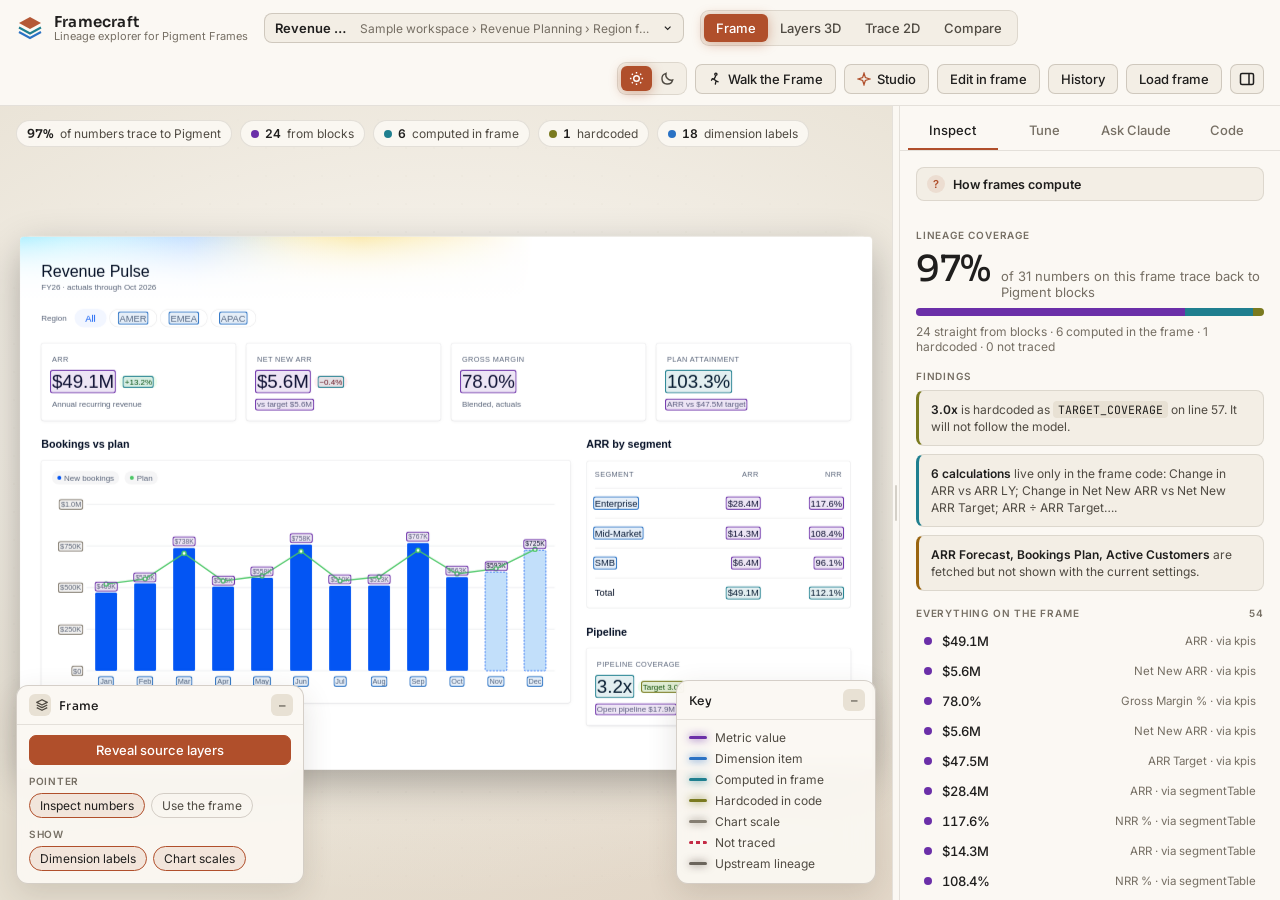
<file: docs/apps/frame-strata/index.html>
<!doctype html><html><head><meta charset=utf8><meta name=viewport content="width=device-width,initial-scale=1,viewport-fit=cover"><style>:root{color-scheme:light;box-sizing:border-box;padding-top:env(safe-area-inset-top,0px);padding-bottom:env(safe-area-inset-bottom,0px)}html{scroll-padding-top:env(safe-area-inset-top,0px)}body{margin:0;padding:0;font:14px -apple-system,BlinkMacSystemFont,sans-serif;background:#fff;color:#000}img{max-width:100%}[hidden]:not([hidden=until-found i]){display:none!important}</style></head><body>
<script>/* Pigment Atlas: inherit the host page's runtime when embedded */(function(){try{if(window.parent!==window&&!("claude" in window)){Object.defineProperty(window,"claude",{configurable:true,get:function(){return window.parent.claude}})}}catch(e){}})();</script>
<title>Framecraft</title>
<meta name="claude:viewport-fit-sides" content="cover">
<link rel="preconnect" href="https://fonts.googleapis.com">
<link rel="preconnect" href="https://fonts.gstatic.com" crossorigin>
<link rel="stylesheet" href="https://fonts.googleapis.com/css2?family=Sora:wght@400;500;600&family=Source+Serif+4:opsz,wght@8..60,400;8..60,500;8..60,600&family=Inter:wght@400;500;600&family=JetBrains+Mono:wght@400;500&display=swap">
<link rel="stylesheet" href="strata.css">

<div class="app" id="app">
  <header class="topbar">
    <div class="brand">
      <svg class="brand-mark" viewBox="0 0 28 28" aria-hidden="true"><path d="M14 3 25 9 14 15 3 9z" fill="var(--accent)" opacity=".95"/><path d="M3 13.5 14 19.5 25 13.5" fill="none" stroke="var(--c-logic)" stroke-width="2"/><path d="M3 18 14 24 25 18" fill="none" stroke="var(--c-list)" stroke-width="2"/></svg>
      <div class="brand-text"><span class="brand-name">Framecraft</span><span class="brand-sub">Lineage explorer for Pigment Frames</span></div>
    </div>
    <button class="picker" id="picker" type="button" aria-haspopup="true">
      <span class="picker-name" id="pickerName">Loading…</span>
      <span class="picker-meta" id="pickerMeta"></span>
      <svg viewBox="0 0 16 16" width="14" height="14" fill="none" stroke="currentColor" stroke-width="1.6"><path d="m4 6 4 4 4-4"/></svg>
    </button>
    <nav class="seg" id="viewTabs" aria-label="View">
      <button type="button" data-view="frame">Frame</button>
      <button type="button" data-view="layers">Layers 3D</button>
      <button type="button" data-view="trace">Trace 2D</button>
      <button type="button" data-view="compare">Compare</button>
    </nav>
    <div class="top-actions">
      <nav class="seg theme-seg" id="themeSeg" aria-label="Theme">
        <button type="button" data-theme-set="light" title="Light" aria-label="Light theme"><svg viewBox="0 0 16 16" fill="none" stroke="currentColor" stroke-width="1.5"><circle cx="8" cy="8" r="3"/><path d="M8 1v1.6M8 13.4V15M1 8h1.6M13.4 8H15M3 3l1.1 1.1M11.9 11.9 13 13M3 13l1.1-1.1M11.9 4.1 13 3"/></svg></button>
        <button type="button" data-theme-set="dark" title="Dark" aria-label="Dark theme"><svg viewBox="0 0 16 16" fill="none" stroke="currentColor" stroke-width="1.5"><path d="M13.5 9.6A5.8 5.8 0 0 1 6.4 2.5a5.8 5.8 0 1 0 7.1 7.1z"/></svg></button>
      </nav>
      <button class="btn btn-walk" id="btnWalkFrame" type="button" title="Walk the Frame: dive into Frame World in first person" onclick="try{var c=window.parent!==window?window.parent.__canvas:null;if(c&&c.open)c.open('frame-world',{from:'Framecraft'});else location.href='../frame-world.html';}catch(e){location.href='../frame-world.html';}"><svg viewBox="0 0 16 16" width="14" height="14" fill="none" stroke="currentColor" stroke-width="1.5" stroke-linecap="round" stroke-linejoin="round"><circle cx="9" cy="2.6" r="1.3"/><path d="M8.6 5 6.8 8.4l2.4 1.6-.8 3.8M6.8 8.4 5 7.6 4 9.4M9.2 10l2.4 1.2"/></svg>Walk the Frame</button>
      <button class="btn btn-studio" id="btnStudio" type="button" aria-haspopup="true" title="Studio: gallery, flipbook, journey and other playful views"><svg viewBox="0 0 16 16" width="14" height="14" fill="none" stroke="currentColor" stroke-width="1.5"><path d="M8 1.5 9.6 6.4 14.5 8 9.6 9.6 8 14.5 6.4 9.6 1.5 8 6.4 6.4z"/></svg>Studio</button>
      <button class="btn btn-toggle" id="btnSelfEdit" type="button" aria-pressed="false" title="Put an edit pane inside the frame">Edit in frame</button>
      <button class="btn" id="btnHistory" type="button">History</button>
      <button class="btn" id="btnLoad" type="button">Load frame</button>
      <button class="btn btn-icon" id="btnPane" type="button" aria-label="Toggle side pane" title="Toggle side pane"><svg viewBox="0 0 16 16" width="16" height="16" fill="none" stroke="currentColor" stroke-width="1.5"><rect x="1.5" y="2.5" width="13" height="11" rx="1.5"/><path d="M10 2.5v11"/></svg></button>
    </div>
  </header>

  <div class="workspace" id="workspace">
    <main class="stage" id="stage" data-mode="frame">
      <div class="stage-bg" aria-hidden="true"></div>
      <div class="viewport" id="viewport">
        <div class="scene" id="scene">
          <div class="plane plane-floor" aria-hidden="true"></div>
          <div class="plane layer" data-layer="upstream"><div class="plane-tag"></div><div class="nodes"></div></div>
          <div class="plane layer" data-layer="flow"><div class="plane-tag"></div><div class="flowmap"></div></div>
          <div class="plane layer" data-layer="blocks"><div class="plane-tag"></div><div class="nodes"></div></div>
          <div class="plane layer" data-layer="logic"><div class="plane-tag"></div><div class="nodes"></div></div>
          <div class="plane layer" data-layer="frame"><div class="plane-tag"></div><div class="frame-host" id="frameHost"></div><div class="hotspots" id="hotspots"></div></div>
        </div>
      </div>
      <div class="trace2d" id="trace2d"></div>
      <canvas class="traces" id="traces"></canvas>

      <div class="stage-summary" id="summary"></div>
      <div class="frame-status" id="frameStatus" hidden></div>

      <section class="dock float" id="dock" data-corner="bl">
        <header class="float-head"><button class="mini dock-flip" type="button" id="dockFlip" aria-pressed="false" aria-label="Reveal source layers" title="Reveal source layers"><svg viewBox="0 0 16 16" width="14" height="14" fill="none" stroke="currentColor" stroke-width="1.5" stroke-linejoin="round"><path d="M8 2 14 5 8 8 2 5z"/><path class="df-l2" d="M2 8l6 3 6-3"/><path class="df-l3" d="M2 11l6 3 6-3"/></svg></button><span class="float-title" id="dockTitle">Layers</span><button class="mini" type="button" data-collapse="dock" aria-label="Collapse controls">–</button></header>
        <div class="float-body" id="dockBody"></div>
      </section>

      <section class="legend float" id="legend" data-corner="br">
        <header class="float-head"><span class="float-title">Key</span><button class="mini" type="button" data-collapse="legend" aria-label="Collapse key">–</button></header>
        <div class="float-body">
          <ul class="key">
            <li><i style="--k:var(--c-metric)"></i>Metric value</li>
            <li><i style="--k:var(--c-list)"></i>Dimension item</li>
            <li><i style="--k:var(--c-logic)"></i>Computed in frame</li>
            <li><i style="--k:var(--c-const)"></i>Hardcoded in code</li>
            <li><i style="--k:var(--c-axis)"></i>Chart scale</li>
            <li><i class="is-dashed" style="--k:var(--c-untraced)"></i>Not traced</li>
            <li><i style="--k:var(--c-upstream)"></i>Upstream lineage</li>
          </ul>
        </div>
      </section>

      <div class="tip" id="tip" hidden></div>
      <div class="compare" id="compare" hidden></div>
    </main>

    <div class="resizer" id="resizer" role="separator" aria-orientation="vertical" aria-label="Resize side pane" tabindex="0"><span></span></div>

    <aside class="pane" id="pane">
      <nav class="pane-tabs" id="paneTabs">
        <button type="button" data-tab="inspect">Inspect</button>
        <button type="button" data-tab="tune">Tune</button>
        <button type="button" data-tab="claude">Ask Claude</button>
        <button type="button" data-tab="code">Code</button>
      </nav>
      <div class="pane-body">
        <section class="tab" data-tab="inspect" id="tabInspect"></section>
        <section class="tab" data-tab="tune" id="tabTune" hidden></section>
        <section class="tab" data-tab="claude" id="tabClaude" hidden></section>
        <section class="tab" data-tab="code" id="tabCode" hidden></section>
      </div>
    </aside>
  </div>

  <div class="pop" id="pickerPop" hidden></div>
  <div class="pop pop-right" id="historyPop" hidden></div>
  <div class="pop studio-pop" id="studioPop" hidden></div>
  <div class="modal" id="loadModal" hidden></div>
  <div class="toast" id="toast" role="status" aria-live="polite" hidden></div>
</div>

<script src="js/engine.js"></script>
<script src="js/runtime.js"></script>
<script src="js/demo.js"></script>
<script src="js/view.js"></script>
<script src="js/flowmap.js"></script>
<script src="js/selfedit.js"></script>
<script src="js/samples.js"></script>
<script src="js/explain.js"></script>
<script src="js/alt.js"></script>
<script src="js/walk.js"></script>
<script src="js/play.js"></script>
<script src="js/app.js"></script>

</body></html>
</file>
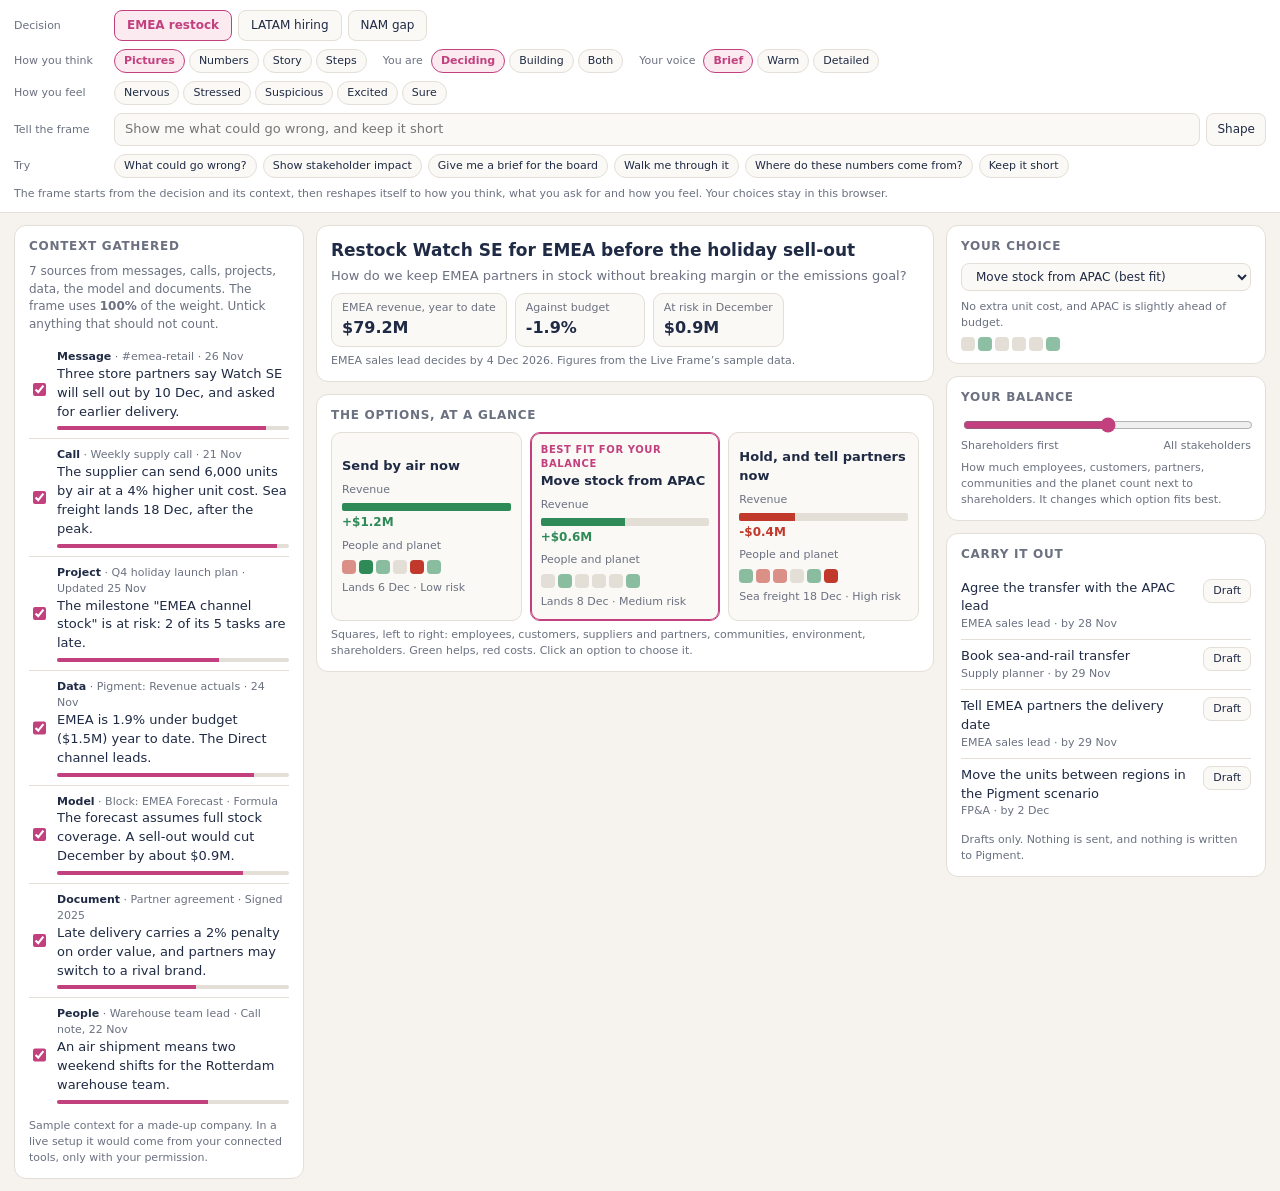
<file: docs/apps/decision.html>
<!doctype html>
<html lang="en">
<head>
<meta charset="utf-8">
<meta name="viewport" content="width=device-width, initial-scale=1">
<title>Decision Frame</title>
<style>
:root{--bg:#F6F3EE;--surface:#FFFFFF;--raise:#FBF9F6;--ink:#1F2A44;--muted:#6B7180;--line:#E3DED6;--accent:#C2407E;--soft:#FBEAF0;--good:#2E8B57;--bad:#C0392B;--warn:#B7791F}
@media (prefers-color-scheme: dark){:root:not([data-theme="light"]){--bg:#1F1E1D;--surface:#262624;--raise:#2E2D2B;--ink:#ECEAE4;--muted:#A3A09A;--line:#3B3A37;--accent:#E07BAA;--soft:#3A2630;--good:#5CC08A;--bad:#E57368;--warn:#E0A84A}}
:root[data-theme="dark"]{--bg:#1F1E1D;--surface:#262624;--raise:#2E2D2B;--ink:#ECEAE4;--muted:#A3A09A;--line:#3B3A37;--accent:#E07BAA;--soft:#3A2630;--good:#5CC08A;--bad:#E57368;--warn:#E0A84A}
*{box-sizing:border-box}
html,body{margin:0;background:var(--bg);color:var(--ink);font:400 13px/1.45 system-ui,-apple-system,"Segoe UI",sans-serif}
button,select,input,textarea{font:inherit;color:var(--ink)}
button,select{font-size:12px;background:var(--raise);border:1px solid var(--line);border-radius:8px;padding:5px 10px;cursor:pointer}
button:hover,select:hover{border-color:var(--accent)}
button.on{border-color:var(--accent);background:var(--soft);color:var(--accent);font-weight:600}
h2{font-size:17px;margin:0 0 4px;font-weight:650}
h3{font-size:12px;margin:0 0 8px;font-weight:650;letter-spacing:.06em;text-transform:uppercase;color:var(--muted)}
.top{background:var(--surface);border-bottom:1px solid var(--line);padding:10px 14px;display:flex;flex-direction:column;gap:8px}
.row{display:flex;flex-wrap:wrap;gap:6px;align-items:center}
.lab{font-size:11px;color:var(--muted);margin-right:2px;min-width:92px}
.decs button{padding:6px 12px}
.ask{display:flex;gap:6px;flex:1;min-width:260px}
.ask input{flex:1;min-width:0;border:1px solid var(--line);border-radius:8px;padding:6px 10px;background:var(--raise)}
.ask input:focus{outline:2px solid var(--accent);outline-offset:-1px}
.chip{font-size:11px;padding:3px 9px;border-radius:999px}
.shaped{font-size:11px;color:var(--muted)}
.shaped b{color:var(--accent);font-weight:600}
.grid{display:grid;grid-template-columns:290px minmax(0,1fr) 320px;gap:12px;padding:12px 14px}
.grid.calm{grid-template-columns:minmax(0,1fr) 320px}
.grid.calm .ctx{display:none}
@media (max-width:1000px){.grid,.grid.calm{grid-template-columns:minmax(0,1fr)}}
.card{background:var(--surface);border:1px solid var(--line);border-radius:12px;padding:12px 14px}
.stack{display:flex;flex-direction:column;gap:12px;min-width:0}
.src{display:flex;gap:8px;padding:8px 0;border-top:1px solid var(--line)}
.src:first-of-type{border-top:0}
.src input{margin-top:3px;accent-color:var(--accent)}
.src .m{font-size:11px;color:var(--muted)}
.src .m b{color:var(--ink);font-weight:600}
.src.off .tx{opacity:.45;text-decoration:line-through}
.src.hot{background:var(--soft);margin:0 -8px;padding:8px;border-radius:8px}
.bar{height:4px;border-radius:2px;background:var(--line);margin-top:5px;overflow:hidden}
.bar i{display:block;height:100%;background:var(--accent)}
.cov{font-size:12px;margin:0 0 8px;color:var(--muted)}
.kpis{display:flex;gap:8px;flex-wrap:wrap;margin:8px 0 2px}
.kpi{background:var(--raise);border:1px solid var(--line);border-radius:10px;padding:6px 10px;min-width:130px}
.kpi span{display:block;font-size:11px;color:var(--muted)}
.kpi b{font-size:16px}
.q{color:var(--muted);margin:2px 0 0}
.feel{border-left:3px solid var(--accent);border-radius:0;background:var(--soft);padding:8px 12px;margin:0;font-size:12.5px}
table{width:100%;border-collapse:collapse;font-size:12.5px}
th,td{text-align:left;padding:7px 6px;border-bottom:1px solid var(--line)}
th{font-size:11px;color:var(--muted);font-weight:600}
tr.pick td{background:var(--soft)}
.pos{color:var(--good);font-weight:600}.neg{color:var(--bad);font-weight:600}
.opts{display:grid;grid-template-columns:repeat(auto-fit,minmax(170px,1fr));gap:8px}
.opt{border:1px solid var(--line);border-radius:10px;padding:10px;background:var(--raise);cursor:pointer;text-align:left}
.opt.pick{border-color:var(--accent);box-shadow:inset 0 0 0 1px var(--accent)}
.opt .n{font-weight:650;font-size:13px;margin-bottom:6px}
.dots{display:flex;gap:3px;margin-top:6px}
.dots i{width:14px;height:14px;border-radius:4px;display:block}
.rec{font-size:10px;font-weight:700;letter-spacing:.06em;text-transform:uppercase;color:var(--accent)}
.story p{margin:0 0 9px;font-size:13.5px;line-height:1.6}
ol.steps{margin:0;padding-left:20px}
ol.steps li{margin:0 0 9px}
ol.steps .m{font-size:11px;color:var(--muted)}
.sb{display:grid;grid-template-columns:150px 1fr 34px;gap:8px;align-items:center;font-size:12px;margin:5px 0}
.sb .t{height:10px;background:var(--line);border-radius:5px;position:relative}
.sb .t i{position:absolute;top:0;bottom:0;border-radius:5px}
.sb .t:after{content:"";position:absolute;left:50%;top:-3px;bottom:-3px;width:1px;background:var(--muted)}
ul.l{margin:0;padding-left:18px}ul.l li{margin:0 0 6px}
textarea{width:100%;min-height:150px;border:1px solid var(--line);border-radius:8px;padding:8px;background:var(--raise);font-size:12px;resize:vertical}
.note{font-size:11px;color:var(--muted);margin:6px 0 0}
.act .s{display:flex;gap:8px;align-items:flex-start;padding:7px 0;border-top:1px solid var(--line)}
.act .s:first-of-type{border-top:0}
.act .s div{flex:1}
.act .s .m{font-size:11px;color:var(--muted)}
.act .s button{padding:3px 9px;font-size:11px}
input[type=range]{accent-color:var(--accent);width:100%}
.bal{display:flex;justify-content:space-between;font-size:11px;color:var(--muted)}
a{color:var(--accent)}
.sr{position:absolute;left:-9999px}
</style>
</head>
<body>
<div class="top">
  <div class="row decs" id="decs"><span class="lab">Decision</span></div>
  <div class="row"><span class="lab">How you think</span><span id="style"></span><span class="lab" style="margin-left:10px;min-width:0">You are</span><span id="role"></span><span class="lab" style="margin-left:10px;min-width:0">Your voice</span><span id="voice"></span></div>
  <div class="row"><span class="lab">How you feel</span><span id="feel"></span><select id="about" aria-label="What the feeling is about"></select></div>
  <div class="row"><span class="lab">Tell the frame</span><form class="ask" id="ask"><input id="askIn" placeholder="Show me what could go wrong, and keep it short" aria-label="Tell the frame what you need"><button type="submit">Shape</button></form></div>
  <div class="row" id="sugg"></div>
  <div class="shaped" id="shaped" aria-live="polite"></div>
</div>
<div class="grid" id="grid">
  <div class="stack ctx"><div class="card" id="ctx"></div></div>
  <div class="stack" id="main"></div>
  <div class="stack" id="side"></div>
</div>
<script src="decision-data.js"></script>
<script>
(function () {
  var D = window.DECDATA, G = D.GROUPS;
  var saved = D.store('decision') || {};
  var S = { dec: saved.dec || 'emea', style: saved.style || 'picture', role: saved.role || 'decide', voice: saved.voice || 'brief', feel: '', about: 'all', mods: {}, off: {}, pick: {}, bal: typeof saved.bal === 'number' ? saved.bal : 50, draft: null, said: [] };
  function $(id) { return document.getElementById(id); }
  function esc(s) { return String(s).replace(/[&<>"]/g, function (c) { return { '&': '&amp;', '<': '&lt;', '>': '&gt;', '"': '&quot;' }[c]; }); }
  function dec() { for (var i = 0; i < D.DECISIONS.length; i++) if (D.DECISIONS[i].id === S.dec) return D.DECISIONS[i]; return D.DECISIONS[0]; }
  function save() { D.store('decision', { dec: S.dec, style: S.style, role: S.role, voice: S.voice, bal: S.bal, pick: S.pick[S.dec] || null }); }
  function money(v) { return (v > 0 ? '+' : v < 0 ? '-' : '') + '$' + Math.abs(v).toFixed(1) + 'M'; }
  function pts(v) { return (v > 0 ? '+' : v < 0 ? '-' : '') + Math.abs(v).toFixed(1) + ' pt'; }
  function cls(v) { return v > 0 ? 'pos' : v < 0 ? 'neg' : ''; }
  function wts() { var w = D.weights(), o = {}; G.forEach(function (g) { o[g.id] = g.id === 'sha' ? w[g.id] : w[g.id] * S.bal / 50; }); return o; }
  function scored() { var w = wts(); return dec().options.map(function (o) { return { o: o, s: D.score(o, w) }; }); }
  function recommended() { var r = { High: 2, Medium: 1, Low: 0 }; var l = scored().slice().sort(function (a, b) { return b.s - a.s || r[a.o.risk] - r[b.o.risk]; }); return l[0].o; }
  function chosen() { var id = S.pick[S.dec], d = dec(); for (var i = 0; i < d.options.length; i++) if (d.options[i].id === id) return d.options[i]; return recommended(); }
  function ctxOn() { return dec().context.filter(function (c, i) { return !S.off[S.dec + i]; }); }
  function coverage() { var a = 0, b = 0; dec().context.forEach(function (c, i) { b += c.rel; if (!S.off[S.dec + i]) a += c.rel; }); return Math.round(100 * a / b); }
  function seg(host, list, key, label) { var el = $(host); el.innerHTML = ''; el.setAttribute('role', 'group'); el.setAttribute('aria-label', label); el.style.display = 'inline-flex'; el.style.gap = '4px'; el.style.flexWrap = 'wrap'; list.forEach(function (it) { var b = document.createElement('button'); b.type = 'button'; b.className = 'chip' + (S[key] === it[0] ? ' on' : ''); b.textContent = it[1]; b.setAttribute('aria-pressed', S[key] === it[0]); b.onclick = function () { S[key] = S[key] === it[0] && key === 'feel' ? '' : it[0]; save(); render(); }; el.appendChild(b); }); }
  var FEELS = [['nervous', 'Nervous'], ['stressed', 'Stressed'], ['suspicious', 'Suspicious'], ['excited', 'Excited'], ['sure', 'Sure']];
  function feelEffects() {
    var f = S.feel, a = S.about, d = dec(), out = { mods: {}, calm: false, hot: {}, msg: '' };
    if (!f) return out;
    var aboutTxt = a === 'all' ? 'this decision' : a === 'numbers' ? 'the numbers' : a === 'people' ? 'the people affected' : '“' + optName(a) + '”';
    if (f === 'nervous') { out.mods.risk = 1; out.mods.undo = 1; if (a === 'people') out.mods.stake = 1; out.msg = 'You feel nervous about ' + aboutTxt + '. The frame now shows what could go wrong, what can be undone, and the smallest safe first step.'; }
    if (f === 'stressed') { out.calm = true; out.msg = 'You feel stressed about ' + aboutTxt + '. The frame is down to one view and one next step. Everything else is still here when you want it.'; }
    if (f === 'suspicious') { out.mods.assume = 1; out.mods.sources = 1; d.context.forEach(function (c, i) { if (a === 'numbers' ? (c.t === 'data' || c.t === 'model') : a === 'people' ? (c.t === 'people' || c.tag === 'People') : true) out.hot[i] = 1; }); if (a !== 'all' && a !== 'numbers' && a !== 'people') out.mods.risk = 1; out.msg = 'You feel suspicious about ' + aboutTxt + '. The frame shows where each claim comes from, and the assumptions the numbers rest on.'; }
    if (f === 'excited') { out.mods.check = 1; out.msg = 'You feel excited about ' + aboutTxt + '. Good. The frame keeps the upside in view, and adds a short check of the downside before you commit.'; }
    if (f === 'sure') { out.mods.devil = 1; out.msg = 'You feel sure about ' + aboutTxt + '. The frame adds the strongest case for a different option, so the choice holds up when someone pushes back.'; }
    return out;
  }
  function optName(id) { var o = dec().options.filter(function (x) { return x.id === id; })[0]; return o ? o.name : id; }
  var KEYS = [
    [/stakeholder|people|fair|esg|planet|wellness|employee|communit/i, 'stake', 'stakeholder impact'],
    [/risk|wrong|worst|downside|fail/i, 'risk', 'what could go wrong'],
    [/board|brief|summary|exec|update for/i, 'brief', 'a brief to share'],
    [/assum|trust|sure about the number|evidence|source|where .* from/i, 'assume', 'sources and assumptions'],
    [/undo|revers|back out/i, 'undo', 'what can be undone']
  ];
  function shape(text) {
    var t = text.trim(); if (!t) return; var did = [];
    var hide = /\b(hide|remove|drop|without|no)\b/i.test(t);
    KEYS.forEach(function (k) { if (k[0].test(t)) { S.mods[k[1]] = hide ? 0 : 1; did.push((hide ? 'hid ' : 'added ') + k[2]); } });
    if (/picture|visual|chart|show me|graph/i.test(t)) { S.style = 'picture'; did.push('switched to pictures'); }
    if (/number|table|figure|spreadsheet/i.test(t)) { S.style = 'numbers'; did.push('switched to numbers'); }
    if (/story|explain|narrative|in words|walk me/i.test(t)) { S.style = 'story'; did.push('switched to the story'); }
    if (/step|plan|how do|execute|checklist|to-?do|next/i.test(t)) { S.style = 'steps'; did.push('switched to steps'); }
    if (/short|brief|simple|quick|one page|tl;?dr/i.test(t)) { S.voice = 'brief'; did.push('kept it short'); }
    if (/detail|deep|everything|thorough|more/i.test(t) && !hide) { S.voice = 'detailed'; did.push('added detail'); }
    if (/warm|kind|friendly|gentle/i.test(t)) { S.voice = 'warm'; did.push('warmed up the drafts'); }
    if (/build|model|formula|block/i.test(t)) { S.role = /decid|both/i.test(t) ? 'both' : 'build'; did.push('showed what the model needs'); }
    S.said.unshift({ t: t, did: did.length ? did.join(', ') : 'nothing matched yet; try “risks”, “stakeholders”, “steps” or “keep it short”' });
    S.said = S.said.slice(0, 3); save(); render();
  }
  function renderTop() {
    var dh = $('decs'); dh.querySelectorAll('button').forEach(function (b) { b.remove(); });
    D.DECISIONS.forEach(function (d) { var b = document.createElement('button'); b.type = 'button'; b.className = d.id === S.dec ? 'on' : ''; b.textContent = d.short; b.title = d.title; b.onclick = function () { S.dec = d.id; S.draft = null; if (S.about !== 'all' && S.about !== 'numbers' && S.about !== 'people') S.about = 'all'; save(); render(); }; dh.appendChild(b); });
    seg('style', [['picture', 'Pictures'], ['numbers', 'Numbers'], ['story', 'Story'], ['steps', 'Steps']], 'style', 'How you think');
    seg('role', [['decide', 'Deciding'], ['build', 'Building'], ['both', 'Both']], 'role', 'Your role');
    seg('voice', [['brief', 'Brief'], ['warm', 'Warm'], ['detailed', 'Detailed']], 'voice', 'Your voice');
    seg('feel', FEELS, 'feel', 'How you feel about it');
    var ab = $('about'); ab.innerHTML = ''; [['all', 'about the whole decision'], ['numbers', 'about the numbers'], ['people', 'about the people affected']].concat(dec().options.map(function (o) { return [o.id, 'about “' + o.name + '”']; })).forEach(function (p) { var o = document.createElement('option'); o.value = p[0]; o.textContent = p[1]; if (p[0] === S.about) o.selected = true; ab.appendChild(o); });
    ab.style.display = S.feel ? '' : 'none';
    var sg = $('sugg'); sg.innerHTML = '<span class="lab">Try</span>';
    ['What could go wrong?', 'Show stakeholder impact', 'Give me a brief for the board', 'Walk me through it', 'Where do these numbers come from?', 'Keep it short'].forEach(function (t) { var b = document.createElement('button'); b.type = 'button'; b.className = 'chip'; b.textContent = t; b.onclick = function () { shape(t); }; sg.appendChild(b); });
    var sh = $('shaped'); sh.innerHTML = S.said.length ? S.said.map(function (x) { return '“' + esc(x.t) + '”: <b>' + esc(x.did) + '</b>'; }).join('<br>') : 'The frame starts from the decision and its context, then reshapes itself to how you think, what you ask for and how you feel. Your choices stay in this browser.';
  }
  function renderCtx(fx) {
    var d = dec(), h = '<h3>Context gathered</h3><p class="cov">' + d.context.length + ' sources from messages, calls, projects, data, the model and documents. The frame uses <b>' + coverage() + '%</b> of the weight. Untick anything that should not count.</p>';
    d.context.forEach(function (c, i) { var off = !!S.off[d.id + i]; h += '<label class="src' + (off ? ' off' : '') + (fx.hot[i] ? ' hot' : '') + '"><input type="checkbox" data-i="' + i + '"' + (off ? '' : ' checked') + '><div><div class="m"><b>' + D.TYPES[c.t] + '</b> · ' + esc(c.src) + ' · ' + esc(c.when) + '</div><div class="tx">' + esc(c.text) + '</div><div class="bar" title="How much this weighs in the decision"><i style="width:' + Math.round(c.rel * 100) + '%"></i></div></div></label>'; });
    h += '<p class="note">Sample context for a made-up company. In a live setup it would come from your connected tools, only with your permission.</p>';
    var el = $('ctx'); el.innerHTML = h;
    el.querySelectorAll('input').forEach(function (x) { x.onchange = function () { S.off[d.id + x.getAttribute('data-i')] = !x.checked; render(); }; });
  }
  function dots(o) { return '<div class="dots" aria-label="Stakeholder impact">' + G.map(function (g) { var v = o.imp[g.id]; var c = v > 0 ? 'var(--good)' : v < 0 ? 'var(--bad)' : 'var(--line)'; var op = v === 0 ? 1 : Math.abs(v) === 2 ? 1 : .55; return '<i style="background:' + c + ';opacity:' + op + '" title="' + g.name + ': ' + (v > 0 ? '+' : '') + v + '"></i>'; }).join('') + '</div>'; }
  function viewPicture() {
    var d = dec(), rec = recommended(), pick = chosen(), max = Math.max.apply(null, d.options.map(function (o) { return Math.abs(o.rev); })) || 1;
    var h = '<div class="opts">';
    d.options.forEach(function (o) { var w = Math.round(Math.abs(o.rev) / max * 100); h += '<button type="button" class="opt' + (o.id === pick.id ? ' pick' : '') + '" data-o="' + o.id + '">' + (o.id === rec.id ? '<div class="rec">Best fit for your balance</div>' : '') + '<div class="n">' + esc(o.name) + '</div><div style="font-size:11px;color:var(--muted)">Revenue</div><div class="bar" style="height:8px"><i style="width:' + w + '%;background:' + (o.rev < 0 ? 'var(--bad)' : 'var(--good)') + '"></i></div><div class="' + cls(o.rev) + '" style="margin-top:3px">' + money(o.rev) + '</div><div style="font-size:11px;color:var(--muted);margin-top:6px">People and planet</div>' + dots(o) + '<div style="font-size:11px;color:var(--muted);margin-top:6px">' + esc(o.time) + ' · ' + o.risk + ' risk</div></button>'; });
    h += '</div><p class="note">Squares, left to right: ' + G.map(function (g) { return g.name.toLowerCase(); }).join(', ') + '. Green helps, red costs. Click an option to choose it.</p>';
    return h;
  }
  function viewNumbers() {
    var d = dec(), pick = chosen(), sc = scored(), h = '<table><thead><tr><th>Option</th><th>Revenue</th><th>Margin</th><th>Risk</th><th>Timing</th><th>Stakeholder score</th></tr></thead><tbody>';
    d.options.forEach(function (o, i) { var s = sc[i].s; h += '<tr class="' + (o.id === pick.id ? 'pick' : '') + '" data-o="' + o.id + '" style="cursor:pointer"><td><b>' + esc(o.name) + '</b></td><td class="' + cls(o.rev) + '">' + money(o.rev) + '</td><td class="' + cls(o.margin) + '">' + pts(o.margin) + '</td><td>' + o.risk + '</td><td>' + esc(o.time) + '</td><td class="' + cls(s) + '">' + (s > 0 ? '+' : '') + s.toFixed(2) + '</td></tr>'; });
    return h + '</tbody></table><p class="note">Stakeholder score: the weighted average impact, from -2 to +2, using the weights on the Stakeholders tab and the balance on the right.</p>';
  }
  function viewStory() {
    var d = dec(), on = ctxOn().slice().sort(function (a, b) { return b.rel - a.rel; }), pick = chosen(), n = S.voice === 'brief' ? 3 : S.voice === 'detailed' ? on.length : 4;
    var h = '<div class="story"><p><b>The situation.</b> ' + on.slice(0, n).map(function (c) { return esc(c.text); }).join(' ') + '</p>';
    h += '<p><b>The choices.</b> ' + d.options.map(function (o) { return 'You could <b>' + esc(o.name.toLowerCase()) + '</b>: ' + esc(o.why.charAt(0).toLowerCase() + o.why.slice(1)) + (S.voice !== 'brief' ? ' The cost: ' + esc(o.cost.charAt(0).toLowerCase() + o.cost.slice(1)) : ''); }).join(' ') + '</p>';
    h += '<p><b>Where it leans.</b> With your current balance, <b>' + esc(pick.name.toLowerCase()) + '</b> fits best. ' + esc(pick.why) + '</p></div>';
    return h;
  }
  function viewSteps() { var o = chosen(); return '<p class="q" style="margin-bottom:8px">To ' + esc(o.name.toLowerCase()) + ':</p><ol class="steps">' + o.steps.map(function (s) { return '<li>' + esc(s[0]) + '<div class="m">' + esc(s[1]) + ' · by ' + esc(s[2]) + '</div></li>'; }).join('') + '</ol>'; }
  function moduleStake(o) { var h = '<h3>Who gains, who bears the cost</h3>'; G.forEach(function (g) { var v = o.imp[g.id], w = Math.abs(v) * 25; h += '<div class="sb"><span>' + g.name + '</span><div class="t"><i style="' + (v >= 0 ? 'left:50%' : 'right:50%') + ';width:' + w + '%;background:' + (v >= 0 ? 'var(--good)' : 'var(--bad)') + '"></i></div><span class="' + cls(v) + '">' + (v > 0 ? '+' : '') + v + '</span></div>'; }); return h + '<p class="note">For “' + esc(o.name) + '”. <a href="#" data-go="stakeholders">Open the Stakeholders tab</a> to change how much each group counts.</p>'; }
  function render() {
    var d = dec(), fx = feelEffects(), mods = {}, k; for (k in S.mods) mods[k] = S.mods[k]; for (k in fx.mods) if (S.mods[k] !== 0) mods[k] = 1;
    var pick = chosen(), style = fx.calm ? 'steps' : S.style;
    renderTop(); renderCtx(fx);
    $('grid').className = 'grid' + (fx.calm ? ' calm' : '');
    var m = '<div class="card"><h2>' + esc(d.title) + '</h2><p class="q">' + esc(d.question) + '</p><div class="kpis">' + d.kpi.map(function (x) { return '<div class="kpi"><span>' + esc(x[0]) + '</span><b>' + esc(x[1]) + '</b></div>'; }).join('') + '</div><p class="note">' + esc(d.owner) + ' decides by ' + esc(d.due) + '. Figures from the Live Frame’s sample data.</p></div>';
    if (fx.msg) m += '<p class="feel">' + esc(fx.msg) + '</p>';
    m += '<div class="card"><h3>' + (fx.calm ? 'One thing at a time' : { picture: 'The options, at a glance', numbers: 'The options, in numbers', story: 'The story so far', steps: 'How to carry it out' }[style]) + '</h3>' + (fx.calm ? '<p style="margin:0 0 8px">Leaning towards <b>' + esc(pick.name) + '</b>. The first step:</p><p style="font-size:15px;margin:0 0 4px"><b>' + esc(pick.steps[0][0]) + '</b></p><p class="note">' + esc(pick.steps[0][1]) + ', by ' + esc(pick.steps[0][2]) + '. That is all for now.</p>' : { picture: viewPicture, numbers: viewNumbers, story: viewStory, steps: viewSteps }[style]()) + '</div>';
    if (!fx.calm) {
      if (mods.check) m += '<div class="card"><h3>Before you commit</h3><ul class="l"><li><b>The upside:</b> ' + esc(pick.why) + '</li><li><b>The price:</b> ' + esc(pick.cost) + '</li><li><b>Ask one person who disagrees</b> what they would do instead, before ' + esc(d.due) + '.</li></ul></div>';
      if (mods.devil) { var alt = scored().filter(function (x) { return x.o.id !== pick.id; }).sort(function (a, b) { return b.s - a.s; })[0].o; m += '<div class="card"><h3>The strongest case against</h3><p style="margin:0">Someone arguing for <b>' + esc(alt.name.toLowerCase()) + '</b> would say: ' + esc(alt.why) + ' And about your choice: ' + esc(pick.cost) + '</p></div>'; }
      if (mods.risk) m += '<div class="card"><h3>What could go wrong</h3><ul class="l">' + pick.risks.map(function (r) { return '<li>' + esc(r) + '</li>'; }).join('') + '</ul></div>';
      if (mods.undo) m += '<div class="card"><h3>What can be undone</h3><ul class="l"><li><b>Easy to undo:</b> the Pigment scenario. It is a draft until someone approves it.</li><li><b>Hard to undo:</b> ' + esc(pick.steps[0][0].toLowerCase()) + '. Do this first only when you are sure.</li><li><b>Smallest safe first step:</b> ' + esc(pick.steps[pick.steps.length - 1][0].toLowerCase()) + ', as a draft, to see the numbers before you commit.</li></ul></div>';
      if (mods.assume) m += '<div class="card"><h3>What the numbers rest on</h3><ul class="l">' + d.context.filter(function (c) { return c.t === 'data' || c.t === 'model'; }).map(function (c) { return '<li><b>' + esc(c.src) + ':</b> ' + esc(c.text) + '</li>'; }).join('') + '<li>Every figure here traces back to a Pigment block. Open <b>Blockflow</b> or <b>Formula Lens</b> to check the logic yourself.</li></ul></div>';
      if (mods.stake) m += '<div class="card">' + moduleStake(pick) + '</div>';
      if (mods.brief) { var brief = d.title + '. ' + 'Recommendation: ' + pick.name.toLowerCase() + '. ' + pick.why + ' Cost: ' + pick.cost.charAt(0).toLowerCase() + pick.cost.slice(1) + ' Revenue ' + money(pick.rev) + ', margin ' + pts(pick.margin) + ', ' + pick.risk.toLowerCase() + ' risk. Decision by ' + d.due + '.'; m += '<div class="card"><h3>A brief to share</h3><textarea id="brief" aria-label="Brief">' + esc(brief) + '</textarea><button type="button" data-copy="brief" style="margin-top:6px">Copy</button></div>'; }
      if (S.role !== 'decide') m += '<div class="card"><h3>What the model needs</h3><ul class="l">' + d.build.map(function (b) { return '<li>' + esc(b) + '</li>'; }).join('') + '</ul><p class="note">Changes are proposals. Nothing reaches the model without approval.</p></div>';
    }
    $('main').innerHTML = m;
    var s = '<div class="card"><h3>Your choice</h3><select id="pick" aria-label="Choose an option" style="width:100%">' + d.options.map(function (o) { return '<option value="' + o.id + '"' + (o.id === pick.id ? ' selected' : '') + '>' + esc(o.name) + (o.id === recommended().id ? ' (best fit)' : '') + '</option>'; }).join('') + '</select><p class="note" style="margin-top:8px">' + esc(pick.why) + '</p>' + (fx.calm ? '' : dots(pick)) + '</div>';
    if (!fx.calm) s += '<div class="card"><h3>Your balance</h3><input type="range" id="bal" min="0" max="100" step="5" value="' + S.bal + '" aria-label="Balance between shareholders and all stakeholders"><div class="bal"><span>Shareholders first</span><span>All stakeholders</span></div><p class="note">How much employees, customers, partners, communities and the planet count next to shareholders. It changes which option fits best.</p></div>';
    s += '<div class="card act"><h3>Carry it out</h3>' + pick.steps.map(function (st, i) { return '<div class="s"><div>' + esc(st[0]) + '<div class="m">' + esc(st[1]) + ' · by ' + esc(st[2]) + '</div></div><button type="button" data-draft="' + i + '">Draft</button></div>'; }).join('') + (S.draft != null ? '<textarea id="draft" aria-label="Draft message">' + esc(draftFor(pick.steps[S.draft], pick, d)) + '</textarea><button type="button" data-copy="draft" style="margin-top:6px">Copy</button>' : '') + '<p class="note">Drafts only. Nothing is sent, and nothing is written to Pigment.</p></div>';
    $('side').innerHTML = s;
    wire();
  }
  function draftFor(st, o, d) {
    var first = st[1].split(' ')[0];
    if (S.voice === 'brief') return 'To: ' + st[1] + '\nSubject: ' + d.short + ': ' + o.name + '\n\nWe are going with "' + o.name.toLowerCase() + '". Please ' + st[0].charAt(0).toLowerCase() + st[0].slice(1) + ' by ' + st[2] + '.\n\nThanks';
    if (S.voice === 'warm') return 'To: ' + st[1] + '\nSubject: ' + d.short + ': ' + o.name + '\n\nHi,\n\nThank you for everything on this so far. We have decided to ' + o.name.toLowerCase() + ', and I would be grateful if you could ' + st[0].charAt(0).toLowerCase() + st[0].slice(1) + ' by ' + st[2] + '.\n\nWhy we chose it: ' + o.why + '\nWhat it asks of us: ' + o.cost + '\n\nIf anything about this lands hard on you or your team, tell me and we will work it out.\n\nThanks';
    return 'To: ' + st[1] + '\nSubject: ' + d.short + ': ' + o.name + '\n\nHi,\n\nDecision: ' + d.title + '.\nWe chose: ' + o.name + ' (' + money(o.rev) + ' revenue, ' + pts(o.margin) + ' margin, ' + o.risk.toLowerCase() + ' risk, ' + o.time.toLowerCase() + ').\n\nYour part: ' + st[0] + ', by ' + st[2] + '.\n\nWhy: ' + o.why + '\nWhat it costs: ' + o.cost + '\nRisks to watch:\n' + o.risks.map(function (r) { return '- ' + r; }).join('\n') + '\n\nThanks';
  }
  function wire() {
    document.querySelectorAll('[data-o]').forEach(function (b) { b.onclick = function () { S.pick[S.dec] = b.getAttribute('data-o'); S.draft = null; save(); render(); }; });
    var p = $('pick'); if (p) p.onchange = function () { S.pick[S.dec] = p.value; S.draft = null; save(); render(); };
    var b = $('bal'); if (b) b.oninput = function () { S.bal = +b.value; delete S.pick[S.dec]; save(); render(); var nb = $('bal'); if (nb) nb.focus(); };
    document.querySelectorAll('[data-draft]').forEach(function (x) { x.onclick = function () { S.draft = +x.getAttribute('data-draft'); render(); }; });
    document.querySelectorAll('[data-copy]').forEach(function (x) { x.onclick = function () { var t = $(x.getAttribute('data-copy')); t.select(); try { navigator.clipboard.writeText(t.value); } catch (e) { try { document.execCommand('copy'); } catch (e2) {} } x.textContent = 'Copied'; }; });
    document.querySelectorAll('[data-go]').forEach(function (a) { a.onclick = function (e) { e.preventDefault(); try { window.parent.location.hash = a.getAttribute('data-go'); } catch (x) {} }; });
  }
  $('about').onchange = function () { S.about = this.value; render(); };
  $('ask').onsubmit = function (e) { e.preventDefault(); var i = $('askIn'); shape(i.value); i.value = ''; };
  window.addEventListener('storage', function (e) { if (e.key === 'frame-studio:stake-weights') render(); });
  render();
})();
</script>
</body>
</html>
</file>
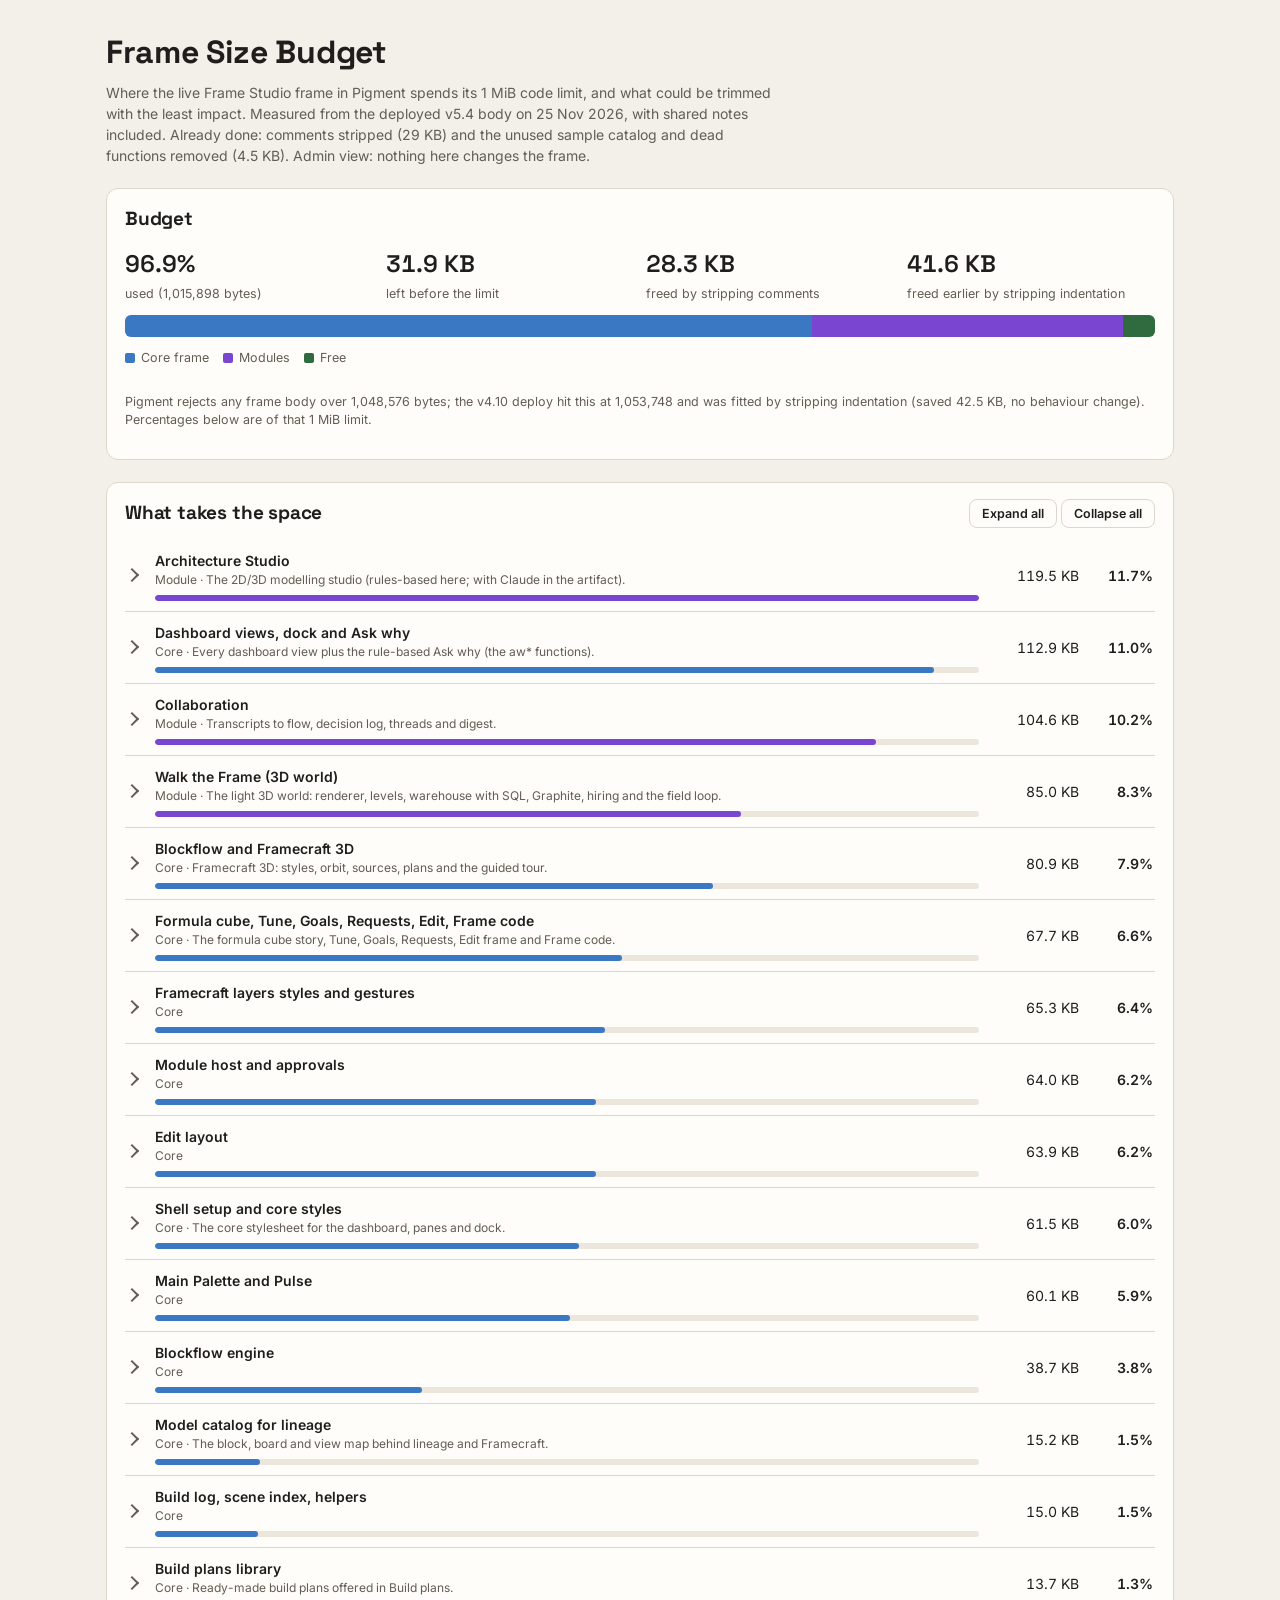
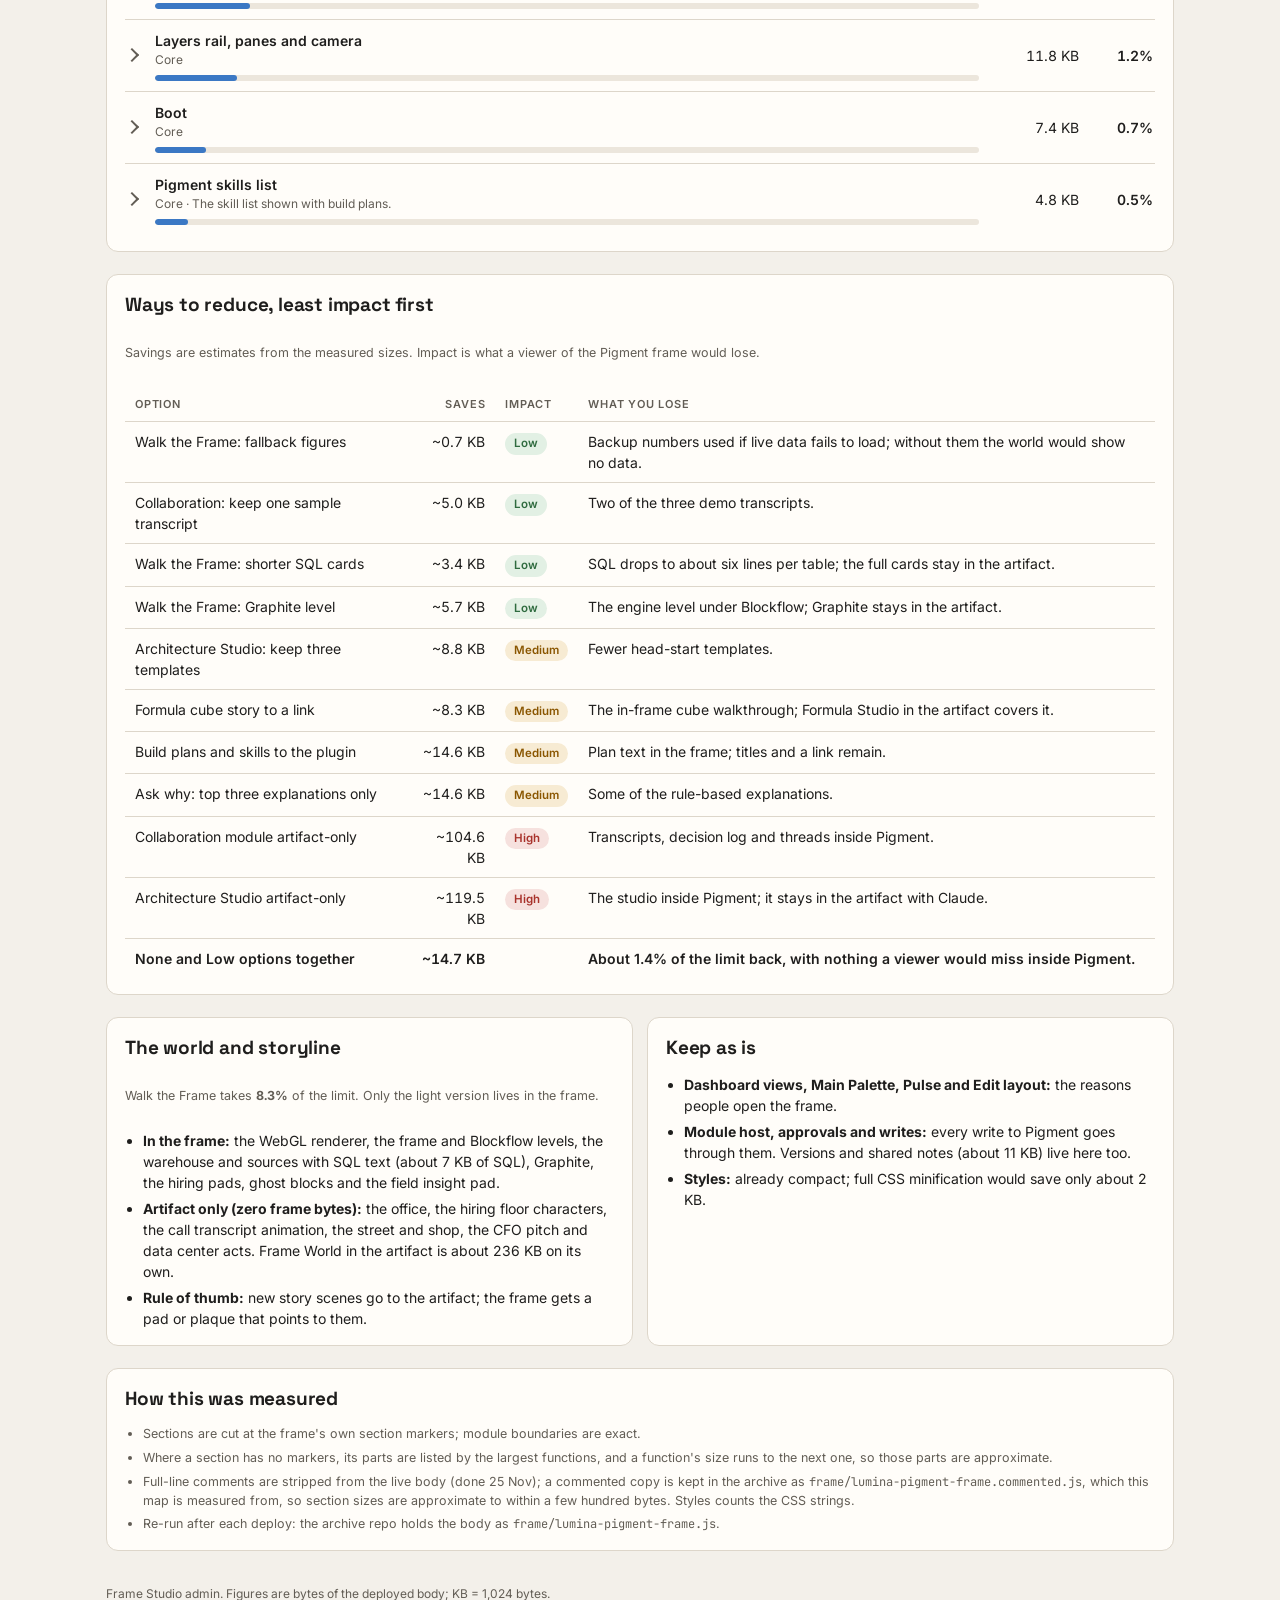
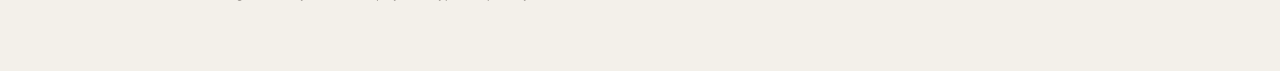
<file: docs/apps/frame-size.html>
<!doctype html>
<html lang="en">
<head>
<meta charset="utf-8">
<meta name="viewport" content="width=device-width,initial-scale=1">
<title>Frame Size Budget</title>
<link rel="preconnect" href="https://fonts.googleapis.com">
<link rel="preconnect" href="https://fonts.gstatic.com" crossorigin>
<link rel="stylesheet" href="https://fonts.googleapis.com/css2?family=Space+Grotesk:wght@500;600;700&family=Inter:wght@400;500;600&family=JetBrains+Mono:wght@500&display=swap">
<style>
/* Layout: budget meter on top, then the expandable section list (largest first), then ranked trim options, then the world/storyline split and method notes. */
:root {
  --bg: #F3F0EA; --surface: #FFFDF9; --ink: #1F1E1D; --muted: #625D55; --line: #DDD6CA; --track: #ECE6DC;
  --accent: #B04F2B; --core: #3B78C4; --mod: #7A45D1; --free: #2F6B3F; --warn: #A8322B;
  --lo: #2F6B3F; --lo-bg: #E2F0E4; --md: #8A5600; --md-bg: #F7EBD3; --hi: #A8322B; --hi-bg: #F6E1DE; --no: #2C5E86; --no-bg: #E1ECF6;
  --f-display: "Space Grotesk", "Segoe UI", system-ui, sans-serif;
  --f-body: "Inter", "Segoe UI", system-ui, sans-serif;
  --f-mono: "JetBrains Mono", ui-monospace, Menlo, monospace;
}
@media (prefers-color-scheme: dark) { :root:not([data-theme="light"]) {
  --bg: #1C1B1A; --surface: #252422; --ink: #F3F1EC; --muted: #B3AEA5; --line: #3A3835; --track: #33312D; --accent: #E08A66;
  --core: #7FA8DC; --mod: #A889D9; --free: #8FD0A0; --warn: #F0978D;
  --lo: #8FD0A0; --lo-bg: #1F3326; --md: #E8BE72; --md-bg: #3A2F1A; --hi: #F0978D; --hi-bg: #3E2321; --no: #9CC6EA; --no-bg: #1E2C3A; color-scheme: dark } }
:root[data-theme="dark"] {
  --bg: #1C1B1A; --surface: #252422; --ink: #F3F1EC; --muted: #B3AEA5; --line: #3A3835; --track: #33312D; --accent: #E08A66;
  --core: #7FA8DC; --mod: #A889D9; --free: #8FD0A0; --warn: #F0978D;
  --lo: #8FD0A0; --lo-bg: #1F3326; --md: #E8BE72; --md-bg: #3A2F1A; --hi: #F0978D; --hi-bg: #3E2321; --no: #9CC6EA; --no-bg: #1E2C3A; color-scheme: dark }
* { box-sizing: border-box; }
body { background: var(--bg); color: var(--ink); font: 14px/1.5 var(--f-body); margin: 0; }
.wrap { max-width: 1100px; margin: 0 auto; padding: 28px 16px 56px; display: flex; flex-direction: column; gap: 22px; }
h1, h2, h3 { font-family: var(--f-display); margin: 0; letter-spacing: -0.01em; text-wrap: balance; }
h1 { font-size: clamp(24px, 3vw, 32px); } h2 { font-size: 19px; } h3 { font-size: 15px; }
.lede { color: var(--muted); margin: 6px 0 0; max-width: 75ch; }
.num { font-variant-numeric: tabular-nums; }
.mono { font-family: var(--f-mono); font-size: 12px; }
.card { background: var(--surface); border: 1px solid var(--line); border-radius: 12px; padding: 16px 18px; display: flex; flex-direction: column; gap: 12px; min-width: 0; }
.kpis { display: grid; grid-template-columns: repeat(auto-fit, minmax(160px, 1fr)); gap: 12px; }
.kpi b { display: block; font-family: var(--f-display); font-size: 24px; font-weight: 600; }
.kpi span { color: var(--muted); font-size: 12.5px; }
.meter { display: flex; height: 22px; border-radius: 6px; overflow: hidden; background: var(--track); }
.meter i { display: block; height: 100%; }
.meter .c { background: var(--core); } .meter .m { background: var(--mod); } .meter .p { background: repeating-linear-gradient(45deg, var(--md) 0 4px, transparent 4px 8px); opacity: .7; } .meter .f { background: var(--free); }
.legend { display: flex; flex-wrap: wrap; gap: 14px; font-size: 12.5px; color: var(--muted); }
.legend i { display: inline-block; width: 10px; height: 10px; border-radius: 2px; margin-right: 6px; vertical-align: -1px; }
.toolbar { display: flex; flex-wrap: wrap; gap: 8px; align-items: center; justify-content: space-between; }
button { font: 600 12.5px var(--f-body); color: var(--ink); background: var(--surface); border: 1px solid var(--line); border-radius: 8px; padding: 6px 12px; cursor: pointer; }
button:hover { border-color: var(--accent); }
details.sec { border-top: 1px solid var(--line); }
details.sec:first-of-type { border-top: 0; }
details.sec > summary { list-style: none; cursor: pointer; display: grid; grid-template-columns: 18px minmax(0, 1fr) 90px 64px; gap: 10px; align-items: center; padding: 10px 2px; }
details.sec > summary::-webkit-details-marker { display: none; }
.chev { width: 10px; height: 10px; border-right: 2px solid var(--muted); border-bottom: 2px solid var(--muted); transform: rotate(-45deg); transition: transform .15s; }
details[open] > summary .chev { transform: rotate(45deg); }
.nm { font-weight: 600; overflow-wrap: anywhere; }
.nm small { display: block; font-weight: 400; color: var(--muted); font-size: 12px; }
.bar { height: 6px; background: var(--track); border-radius: 3px; margin-top: 6px; overflow: hidden; }
.bar i { display: block; height: 100%; border-radius: 3px; }
.r { text-align: right; }
.pct { font-weight: 600; }
.body { padding: 0 2px 14px 28px; display: flex; flex-direction: column; gap: 10px; }
.sub { display: grid; grid-template-columns: minmax(0, 1fr) 80px 56px; gap: 10px; font-size: 13px; align-items: center; }
.sub .bar { margin-top: 4px; height: 4px; }
.meta { font-size: 12.5px; color: var(--muted); }
.pill { display: inline-flex; align-items: center; border-radius: 99px; padding: 2px 9px; font-weight: 600; font-size: 11.5px; white-space: nowrap; }
.lo { color: var(--lo); background: var(--lo-bg); } .md { color: var(--md); background: var(--md-bg); } .hi { color: var(--hi); background: var(--hi-bg); } .no { color: var(--no); background: var(--no-bg); }
.trim { border-left: 3px solid var(--accent); padding: 6px 10px; background: var(--bg); border-radius: 0 8px 8px 0; font-size: 13px; }
.tbl-wrap { overflow-x: auto; }
table { border-collapse: collapse; width: 100%; min-width: 720px; }
th, td { text-align: left; vertical-align: top; padding: 9px 10px; border-bottom: 1px solid var(--line); }
th { font-size: 11px; text-transform: uppercase; letter-spacing: .07em; color: var(--muted); font-weight: 600; }
td.r, th.r { text-align: right; }
td small { color: var(--muted); display: block; }
tr.total td { font-weight: 600; border-bottom: 0; }
.grid2 { display: grid; grid-template-columns: repeat(auto-fit, minmax(300px, 1fr)); gap: 14px; }
ul.tight { margin: 0; padding-left: 18px; display: flex; flex-direction: column; gap: 5px; }
.foot { color: var(--muted); font-size: 12px; }
@media (max-width: 560px) {
  details.sec > summary { grid-template-columns: 14px minmax(0, 1fr) 54px; }
  details.sec > summary .kb { display: none; }
  .body { padding-left: 10px; }
  .sub { grid-template-columns: minmax(0, 1fr) 52px; } .sub .kb { display: none; }
}
@media (prefers-reduced-motion: reduce) { .chev { transition: none; } }
</style>
</head>
<body>
<div class="wrap">
  <header>
    <h1>Frame Size Budget</h1>
    <p class="lede">Where the live Frame Studio frame in Pigment spends its 1 MiB code limit, and what could be trimmed with the least impact. Measured from the deployed v5.4 body on 25 Nov 2026, with shared notes included. Already done: comments stripped (29 KB) and the unused sample catalog and dead functions removed (4.5 KB). Admin view: nothing here changes the frame.</p>
  </header>

  <section class="card" aria-labelledby="h-budget">
    <h2 id="h-budget">Budget</h2>
    <div class="kpis" id="kpis"></div>
    <div class="meter" id="meter" role="img"></div>
    <div class="legend"><span><i style="background:var(--core)"></i>Core frame</span><span><i style="background:var(--mod)"></i>Modules</span><span><i style="background:var(--free)"></i>Free</span></div>
    <p class="meta">Pigment rejects any frame body over 1,048,576 bytes; the v4.10 deploy hit this at 1,053,748 and was fitted by stripping indentation (saved 42.5 KB, no behaviour change). Percentages below are of that 1 MiB limit.</p>
  </section>

  <section class="card" aria-labelledby="h-sections">
    <div class="toolbar">
      <h2 id="h-sections">What takes the space</h2>
      <div><button type="button" id="openAll">Expand all</button> <button type="button" id="closeAll">Collapse all</button></div>
    </div>
    <div id="sections"></div>
  </section>

  <section class="card" aria-labelledby="h-trim">
    <h2 id="h-trim">Ways to reduce, least impact first</h2>
    <p class="meta">Savings are estimates from the measured sizes. Impact is what a viewer of the Pigment frame would lose.</p>
    <div class="tbl-wrap"><table id="trimTbl"><thead><tr><th>Option</th><th class="r">Saves</th><th>Impact</th><th>What you lose</th></tr></thead><tbody></tbody></table></div>
  </section>

  <section class="grid2">
    <div class="card">
      <h2>The world and storyline</h2>
      <p class="meta">Walk the Frame takes <b class="num" id="wPct"></b> of the limit. Only the light version lives in the frame.</p>
      <ul class="tight">
        <li><b>In the frame:</b> the WebGL renderer, the frame and Blockflow levels, the warehouse and sources with SQL text (about 7 KB of SQL), Graphite, the hiring pads, ghost blocks and the field insight pad.</li>
        <li><b>Artifact only (zero frame bytes):</b> the office, the hiring floor characters, the call transcript animation, the street and shop, the CFO pitch and data center acts. Frame World in the artifact is about 236 KB on its own.</li>
        <li><b>Rule of thumb:</b> new story scenes go to the artifact; the frame gets a pad or plaque that points to them.</li>
      </ul>
    </div>
    <div class="card">
      <h2>Keep as is</h2>
      <ul class="tight">
        <li><b>Dashboard views, Main Palette, Pulse and Edit layout:</b> the reasons people open the frame.</li>
        <li><b>Module host, approvals and writes:</b> every write to Pigment goes through them. Versions and shared notes (about 11 KB) live here too.</li>
        <li><b>Styles:</b> already compact; full CSS minification would save only about 2 KB.</li>
      </ul>
    </div>
  </section>

  <section class="card">
    <h2>How this was measured</h2>
    <ul class="tight meta">
      <li>Sections are cut at the frame's own section markers; module boundaries are exact.</li>
      <li>Where a section has no markers, its parts are listed by the largest functions, and a function's size runs to the next one, so those parts are approximate.</li>
      <li>Full-line comments are stripped from the live body (done 25 Nov); a commented copy is kept in the archive as <span class="mono">frame/lumina-pigment-frame.commented.js</span>, which this map is measured from, so section sizes are approximate to within a few hundred bytes. Styles counts the CSS strings.</li>
      <li>Re-run after each deploy: the archive repo holds the body as <span class="mono">frame/lumina-pigment-frame.js</span>.</li>
    </ul>
  </section>
  <p class="foot">Frame Studio admin. Figures are bytes of the deployed body; KB = 1,024 bytes.</p>
</div>

<script>
const D = {"total":1015898,"cap":1048576,"comments":0,"css":158737,"sections":[{"name":"Shell setup and core styles","kind":"core","start":0,"bytes":62942,"comments":0,"css":61970,"subs":[["h()",61316],["esc()",174],["on()",115],["$$()",93],["later()",80],["$()",61],["Everything else (data, smaller functions)",1103]]},{"name":"Model catalog for lineage","kind":"core","start":63167,"bytes":15611,"comments":0,"css":0,"subs":[["B()",15611]]},{"name":"Build plans library","kind":"core","start":78960,"bytes":14054,"comments":0,"css":0,"subs":[["Everything else (data, smaller functions)",14054]]},{"name":"Pigment skills list","kind":"core","start":93135,"bytes":4885,"comments":0,"css":0,"subs":[["Everything else (data, smaller functions)",4885]]},{"name":"Build log, scene index, helpers","kind":"core","start":98038,"bytes":15339,"comments":0,"css":0,"subs":[["sceneIndex()",4586],["zOf()",2111],["icon()",1618],["hideTip()",1441],["layersReset()",418],["paintSide()",284],["showTip()",197],["sceneById()",126],["sideW()",68],["Everything else (data, smaller functions)",4489]]},{"name":"Layers rail, panes and camera","kind":"core","start":113594,"bytes":12130,"comments":0,"css":0,"subs":[["renderRail()",2315],["goto()",1621],["guideHtml()",1084],["applyGrid()",921],["camFor()",897],["loop()",683],["fit()",675],["layersFor()",572],["setTab()",566],["lmPaneIn()",560],["Everything else (data, smaller functions)",2236]]},{"name":"Dashboard views, dock and Ask why","kind":"core","start":125921,"bytes":115642,"comments":0,"css":0,"subs":[["awRun()",12137],["renderDock()",6612],["awPvm()",5837],["awVal()",5770],["renderDashboard()",5448],["channelsView()",4546],["bridgeView()",3654],["trendSvg()",3228],["launchesView()",2968],["awRenderLive()",2561],["Everything else (data, smaller functions)",62882]]},{"name":"Blockflow engine","kind":"core","start":245235,"bytes":39624,"comments":0,"css":0,"subs":[["Setup",3378],["model",1162],["layout: systems > stages > folders > blocks",4791],["edges",4921],["markup",3645],["cross-system processes",566],["the animated renderer",19994],["orbit: right-drag or Shift-drag turns the camera",1167]]},{"name":"Blockflow and Framecraft 3D","kind":"core","start":286788,"bytes":82839,"comments":0,"css":15112,"subs":[["injectCSS()",7178],["exitPlan()",6885],["bfModel()",3745],["hiFormula()",2898],["bfMount()",2077],["buildSources()",2077],["placeImpBeams()",1997],["setProc()",1905],["openLens()",1787],["openPlan()",1770],["Everything else (data, smaller functions)",50521]]},{"name":"Formula cube, Tune, Goals, Requests, Edit, Frame code","kind":"core","start":373252,"bytes":69340,"comments":0,"css":0,"subs":[["cubeStory()",9506],["sendReq()",4647],["renderToolkit()",3575],["renderEdit()",3141],["renderTune()",3131],["gapBuild()",2936],["renderRequests()",2833],["renderGoals()",2517],["lab()",2256],["tuneDescribe()",2225],["Everything else (data, smaller functions)",32574]]},{"name":"Edit layout","kind":"core","start":445409,"bytes":65464,"comments":0,"css":0,"subs":[["Setup",3367],["history, draft, shared default",3636],["after every dashboard render: apply overrides and edit chrome",4113],["pointer: drag to move, handles to resize; the other widgets make room (stFlow)",3788],["reflow: widgets never overlap",7864],["widget actions",1936],["layout morph",3400],["the layout bar, the widget toolbar and the Edit frame section",9258],["clicks and keys",20962],["the pivot panel",7139]]},{"name":"Framecraft layers styles and gestures","kind":"core","start":513511,"bytes":66824,"comments":0,"css":44511,"subs":[["onDbl()",26508],["onClick()",10219],["lyGesture()",3071],["onMove()",2331],["lyBuild()",2104],["onInput()",1382],["onDown()",1027],["onWheel()",1016],["onKey()",849],["lyTouchDown()",473],["Everything else (data, smaller functions)",17845]]},{"name":"Module host and approvals","kind":"core","start":581990,"bytes":65519,"comments":0,"css":2168,"subs":[["Setup",2265],["motion: one spring, shared by the dock, Pulse and modules",10138],["layout: which panels fit, and where the canvas sits",5749],["the Views list: grouped, with a fluid or static marker",23406],["hosted views",12261],["data snapshots for modules",1185],["approval: nothing is written until the viewer clicks Approve on this sheet",4212],["writes: every path below runs only from an approved sheet",6303]]},{"name":"Main Palette and Pulse","kind":"core","start":649342,"bytes":61564,"comments":0,"css":0,"subs":[["Setup",5620],["priorities: rules over the data the frame already reads",30572],["shared pieces of the dock and Pulse",6593],["the Main Palette panel",9883],["Pulse: the fluid view. It recomposes itself around the direction and the time horizon",8896]]},{"name":"Boot","kind":"core","start":712377,"bytes":7556,"comments":0,"css":0,"subs":[["lmBoot()",4251],["onResize()",1859],["lmLineage()",697],["lmCleanup()",493],["lmBlocks()",225],["Everything else (data, smaller functions)",32]]},{"name":"Architecture Studio","kind":"mod","start":720248,"bytes":122385,"comments":0,"css":18101,"subs":[["Setup",2831],["sample catalog: used only when the host gives no lineage (labelled as sample in the UI)",115],["small helpers",2012],["the view",1041],["catalog: what exists today, read from ctx.lineage / ctx.blocks / ctx.data",2771],["model",3828],["cube maths",3060],["diagnosis: conflicts and hints per node (also feeds Validate)",5285],["templates: deterministic head starts",14943],["build plan",5436],["persistence (schema-validated both ways)",3852],["chrome",3587],["step 1: intent",3876],["step 2: head start",7483],["step 3: sketch",32143],["step 4: validate",3667],["step 5: execute",5682],["mount",2843],["styles (scoped to .as-root; colours come from ctx.theme tokens)",17931]]},{"name":"Collaboration","kind":"mod","start":844418,"bytes":107108,"comments":0,"css":16875,"subs":[["Setup",1178],["small helpers",2965],["the model's vocabulary",6890],["sample transcripts (illustrative; written against the frame's model)",7516],["transcript parsing (plain text and WebVTT; no regular expressions over the text)",3905],["the module",1896],["persisted state: validated field by field on the way in, capped on the way out",4215],["entity dictionary: every node of the lineage plus regions, channels, products and topics",5395],["analysis of one transcript: statements, their place in the flow, and decision-like stateme",6574],["focus: the executive's direction filters statements and brings the nodes they touch forwar",962],["the flow diagram: lanes from source systems to frame widgets",9782],["header: transcripts, privacy, direction",6103],["side panel",8268],["Architecture Decision log",8070],["people",3226],["threads: notes anchored to a node, widget or region, with @mentions",5745],["digest (what changed since you last looked) and the copy-ready brief",7963],["focus changes: filter, glide the statements, bring nodes forward",1573],["mount / unmount",14880]]},{"name":"Walk the Frame (3D world)","kind":"mod","start":954157,"bytes":87072,"comments":0,"css":0,"subs":[["Setup",1113],["snapshot figures (24 Nov 2026) and the block map",14861],["data from the frame's own sources",2726],["tiny matrix kit (column-major)",1587],["the view",640],["DOM shell",4341],["WebGL",8113],["the world",4515],["level 0: the frame",6779],["level 1: Blockflow",2323],["the warehouse, off the far edge: NetSuite -> Snowflake (RAW -> dbt -> ANALYTICS) -> Pigmen",10196],["level 2: Graphite, the calculation engine (a lighter version of the Frame Studio level)",5556],["player",9155],["frame loop",9979],["input",5189]]}]};
const V5 = 0;
const NOTES = {
  'Shell setup and core styles': ['The core stylesheet for the dashboard, panes and dock.', null],
  'Model catalog for lineage': ['The block, board and view map behind lineage and Framecraft.', null],
  'Build plans library': ['Ready-made build plans offered in Build plans.', 'Move the full text to the Frame Studio plugin and keep titles here.'],
  'Pigment skills list': ['The skill list shown with build plans.', 'Move to the plugin with the plans.'],
  'Dashboard views, dock and Ask why': ['Every dashboard view plus the rule-based Ask why (the aw* functions).', 'Ask why could shrink to its top three explanations.'],
  'Blockflow and Framecraft 3D': ['Framecraft 3D: styles, orbit, sources, plans and the guided tour.', 'The guided tour could become a link to the artifact.'],
  'Formula cube, Tune, Goals, Requests, Edit, Frame code': ['The formula cube story, Tune, Goals, Requests, Edit frame and Frame code.', 'The cube story duplicates Formula Studio in the artifact.'],
  'Architecture Studio': ['The 2D/3D modelling studio (rules-based here; with Claude in the artifact).', 'Most templates can go; or keep the studio artifact-only.'],
  'Collaboration': ['Transcripts to flow, decision log, threads and digest.', 'Sample transcripts can drop to one; the whole module is the biggest single lever if the team does not use it.'],
  'Walk the Frame (3D world)': ['The light 3D world: renderer, levels, warehouse with SQL, Graphite, hiring and the field loop.', 'Long SQL and the Graphite level are the cheapest cuts.']
};
const TRIM = [
  ['Walk the Frame: fallback figures', 700, 'lo', 'Backup numbers used if live data fails to load; without them the world would show no data.'],
  ['Collaboration: keep one sample transcript', 5100, 'lo', 'Two of the three demo transcripts.'],
  ['Walk the Frame: shorter SQL cards', 3500, 'lo', 'SQL drops to about six lines per table; the full cards stay in the artifact.'],
  ['Walk the Frame: Graphite level', 5800, 'lo', 'The engine level under Blockflow; Graphite stays in the artifact.'],
  ['Architecture Studio: keep three templates', 9000, 'md', 'Fewer head-start templates.'],
  ['Formula cube story to a link', 8500, 'md', 'The in-frame cube walkthrough; Formula Studio in the artifact covers it.'],
  ['Build plans and skills to the plugin', 15000, 'md', 'Plan text in the frame; titles and a link remain.'],
  ['Ask why: top three explanations only', 15000, 'md', 'Some of the rule-based explanations.'],
  ['Collaboration module artifact-only', 'mod:Collaboration', 'hi', 'Transcripts, decision log and threads inside Pigment.'],
  ['Architecture Studio artifact-only', 'mod:Architecture Studio', 'hi', 'The studio inside Pigment; it stays in the artifact with Claude.']
];
const cap = D.cap, total = D.total;
const kb = (b) => (b / 1024).toFixed(1) + ' KB';
const pc = (b) => (b / cap * 100).toFixed(1) + '%';
const el = (t, c, x) => { const e = document.createElement(t); if (c) e.className = c; if (x != null) e.textContent = x; return e; };
const secBytes = (n) => (D.sections.find((s) => s.name === n) || { bytes: 0 }).bytes;

const coreB = D.sections.filter((s) => s.kind === 'core').reduce((a, s) => a + s.bytes, 0);
const modB = total - coreB, free = cap - total;
const kp = document.getElementById('kpis');
[[pc(total), 'used (' + total.toLocaleString() + ' bytes)'], [kb(free), 'left before the limit'], [kb(29024), 'freed by stripping comments'], [kb(42558), 'freed earlier by stripping indentation']].forEach(([b, s]) => { const d = el('div', 'kpi'); d.append(el('b', 'num', b), el('span', '', s)); kp.append(d); });
const meter = document.getElementById('meter');
meter.setAttribute('aria-label', 'Core ' + pc(coreB) + ', modules ' + pc(modB) + ', v5 planned ' + pc(V5) + ', free after v5 ' + pc(free - V5));
[['c', coreB], ['m', modB], ['p', Math.min(V5, free)], ['f', Math.max(0, free - V5)]].forEach(([c, b]) => { const i = el('i', c); i.style.width = (b / cap * 100) + '%'; i.title = kb(b); meter.append(i); });

const host = document.getElementById('sections');
const maxB = Math.max(...D.sections.map((s) => s.bytes));
D.sections.slice().sort((a, b) => b.bytes - a.bytes).forEach((s) => {
  const d = el('details', 'sec'); const sm = el('summary');
  const nm = el('div', 'nm', s.name); nm.append(el('small', '', (s.kind === 'mod' ? 'Module' : 'Core') + (NOTES[s.name] ? ' · ' + NOTES[s.name][0] : '')));
  const bar = el('div', 'bar'); const bi = el('i'); bi.style.width = (s.bytes / maxB * 100) + '%'; bi.style.background = s.kind === 'mod' ? 'var(--mod)' : 'var(--core)'; bar.append(bi); nm.append(bar);
  sm.append(el('span', 'chev'), nm, el('span', 'r num kb', kb(s.bytes)), el('span', 'r num pct', pc(s.bytes)));
  d.append(sm);
  const body = el('div', 'body');
  body.append(el('div', 'meta', (s.css ? 'Styles ' + kb(s.css) + ' · ' : '') + '' + (s.bytes / total * 100).toFixed(1) + '% of the frame'));
  const subMax = Math.max(...s.subs.map((x) => x[1]), 1);
  s.subs.slice().sort((a, b) => b[1] - a[1]).forEach(([n, b]) => {
    const r = el('div', 'sub'); const l = el('div', '', n === 'Setup' ? 'Setup and constants' : n);
    const sb = el('div', 'bar'); const si = el('i'); si.style.width = (b / subMax * 100) + '%'; si.style.background = s.kind === 'mod' ? 'var(--mod)' : 'var(--core)'; si.style.opacity = '.6'; sb.append(si); l.append(sb);
    r.append(l, el('span', 'r num kb', kb(b)), el('span', 'r num', pc(b))); body.append(r);
  });
  if (NOTES[s.name] && NOTES[s.name][1]) body.append(el('div', 'trim', 'Trim idea: ' + NOTES[s.name][1]));
  d.append(body); host.append(d);
});
document.getElementById('openAll').onclick = () => host.querySelectorAll('details').forEach((d) => d.open = true);
document.getElementById('closeAll').onclick = () => host.querySelectorAll('details').forEach((d) => d.open = false);

const LBL = { no: 'None', lo: 'Low', md: 'Medium', hi: 'High' };
const tb = document.querySelector('#trimTbl tbody'); let sumLow = 0;
TRIM.forEach(([n, v, imp, lose]) => {
  const b = v === 'comments' ? D.comments : (typeof v === 'string' ? secBytes(v.slice(4)) : v);
  if (imp === 'no' || imp === 'lo') sumLow += b;
  const tr = el('tr'); const t1 = el('td', '', n);
  tr.append(t1, el('td', 'r num', '~' + kb(b)), (() => { const td = el('td'); td.append(el('span', 'pill ' + imp, LBL[imp])); return td; })(), el('td', '', lose));
  tb.append(tr);
});
const tr = el('tr', 'total'); tr.append(el('td', '', 'None and Low options together'), el('td', 'r num', '~' + kb(sumLow)), el('td', '', ''), el('td', '', 'About ' + (sumLow / cap * 100).toFixed(1) + '% of the limit back, with nothing a viewer would miss inside Pigment.'));
tb.append(tr);
document.getElementById('wPct').textContent = pc(secBytes('Walk the Frame (3D world)'));
</script>
</body>
</html>
</file>
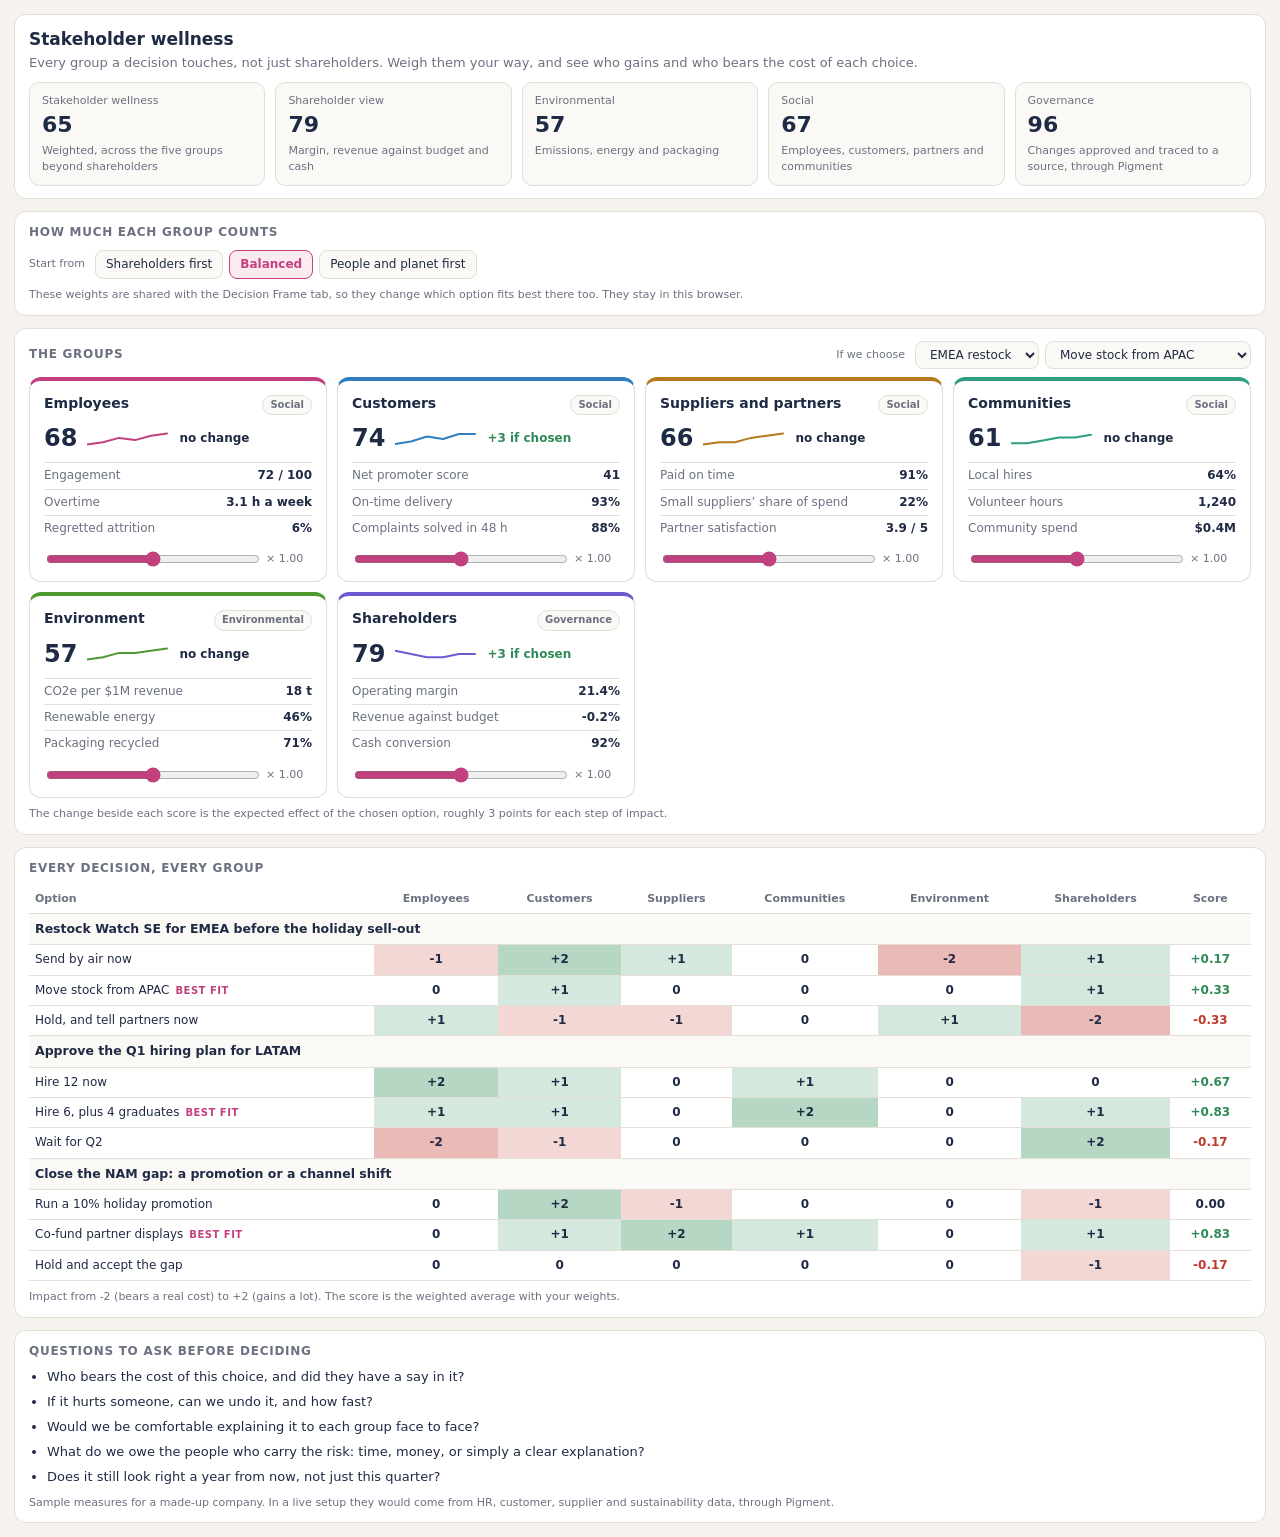
<file: docs/apps/stakeholders.html>
<!doctype html>
<html lang="en">
<head>
<meta charset="utf-8">
<meta name="viewport" content="width=device-width, initial-scale=1">
<title>Stakeholders</title>
<style>
:root{--bg:#F6F3EE;--surface:#FFFFFF;--raise:#FBF9F6;--ink:#1F2A44;--muted:#6B7180;--line:#E3DED6;--accent:#C2407E;--soft:#FBEAF0;--good:#2E8B57;--bad:#C0392B}
@media (prefers-color-scheme: dark){:root:not([data-theme="light"]){--bg:#1F1E1D;--surface:#262624;--raise:#2E2D2B;--ink:#ECEAE4;--muted:#A3A09A;--line:#3B3A37;--accent:#E07BAA;--soft:#3A2630;--good:#5CC08A;--bad:#E57368}}
:root[data-theme="dark"]{--bg:#1F1E1D;--surface:#262624;--raise:#2E2D2B;--ink:#ECEAE4;--muted:#A3A09A;--line:#3B3A37;--accent:#E07BAA;--soft:#3A2630;--good:#5CC08A;--bad:#E57368}
*{box-sizing:border-box}
html,body{margin:0;background:var(--bg);color:var(--ink);font:400 13px/1.45 system-ui,-apple-system,"Segoe UI",sans-serif}
button,select{font:inherit;font-size:12px;color:var(--ink);background:var(--raise);border:1px solid var(--line);border-radius:8px;padding:5px 10px;cursor:pointer}
button:hover,select:hover{border-color:var(--accent)}
button.on{border-color:var(--accent);background:var(--soft);color:var(--accent);font-weight:600}
h2{font-size:17px;margin:0 0 2px;font-weight:650}
h3{font-size:12px;margin:0 0 8px;font-weight:650;letter-spacing:.06em;text-transform:uppercase;color:var(--muted)}
.wrap{padding:14px;display:flex;flex-direction:column;gap:12px;max-width:1400px;margin:0 auto}
.card{background:var(--surface);border:1px solid var(--line);border-radius:12px;padding:12px 14px}
.sub{color:var(--muted);margin:0}
.tiles{display:grid;grid-template-columns:repeat(auto-fit,minmax(170px,1fr));gap:10px}
.tile{background:var(--raise);border:1px solid var(--line);border-radius:10px;padding:10px 12px}
.tile span{display:block;font-size:11px;color:var(--muted)}
.tile b{font-size:22px}
.tile small{display:block;font-size:11px;color:var(--muted);margin-top:2px}
.row{display:flex;flex-wrap:wrap;gap:6px;align-items:center}
.lab{font-size:11px;color:var(--muted);margin-right:4px}
.groups{display:grid;grid-template-columns:repeat(auto-fit,minmax(260px,1fr));gap:10px}
.g{border-top:4px solid var(--c)}
.g .hd{display:flex;justify-content:space-between;align-items:baseline;gap:8px}
.g .nm{font-weight:650;font-size:14px}
.pill{font-size:10px;font-weight:700;padding:2px 7px;border-radius:999px;background:var(--raise);border:1px solid var(--line);color:var(--muted)}
.sc{display:flex;align-items:center;gap:10px;margin:6px 0}
.sc b{font-size:24px}
.sc .d{font-size:12px;font-weight:600}
.pos{color:var(--good)}.neg{color:var(--bad)}
.ind{font-size:12px;margin:0;padding:0;list-style:none}
.ind li{display:flex;justify-content:space-between;border-top:1px solid var(--line);padding:4px 0}
.ind li span{color:var(--muted)}
.w{display:grid;grid-template-columns:1fr 46px;gap:8px;align-items:center;margin-top:8px;font-size:11px;color:var(--muted)}
input[type=range]{accent-color:var(--accent);width:100%}
table{width:100%;border-collapse:collapse;font-size:12px}
th,td{padding:6px;border-bottom:1px solid var(--line);text-align:center}
th{font-size:11px;color:var(--muted);font-weight:600}
td.l,th.l{text-align:left}
td.h{font-weight:650;border-radius:0}
tr.dec td{background:var(--raise);font-weight:650;text-align:left;font-size:12.5px}
.best{font-size:10px;font-weight:700;color:var(--accent);letter-spacing:.05em;text-transform:uppercase;margin-left:6px}
.scroll{overflow-x:auto}
ul.q{margin:0;padding-left:18px}ul.q li{margin:0 0 6px}
.note{font-size:11px;color:var(--muted);margin:8px 0 0}
</style>
</head>
<body>
<div class="wrap">
  <div class="card">
    <h2>Stakeholder wellness</h2>
    <p class="sub">Every group a decision touches, not just shareholders. Weigh them your way, and see who gains and who bears the cost of each choice.</p>
    <div class="tiles" style="margin-top:10px" id="tiles"></div>
  </div>
  <div class="card">
    <h3>How much each group counts</h3>
    <div class="row" id="presets"><span class="lab">Start from</span></div>
    <p class="note">These weights are shared with the Decision Frame tab, so they change which option fits best there too. They stay in this browser.</p>
  </div>
  <div class="card">
    <div class="row" style="justify-content:space-between;margin-bottom:8px"><h3 style="margin:0">The groups</h3><span class="row"><span class="lab">If we choose</span><select id="decSel" aria-label="Decision"></select><select id="optSel" aria-label="Option"></select></span></div>
    <div class="groups" id="groups"></div>
    <p class="note">The change beside each score is the expected effect of the chosen option, roughly 3 points for each step of impact.</p>
  </div>
  <div class="card">
    <h3>Every decision, every group</h3>
    <div class="scroll"><table id="matrix"></table></div>
    <p class="note">Impact from -2 (bears a real cost) to +2 (gains a lot). The score is the weighted average with your weights.</p>
  </div>
  <div class="card">
    <h3>Questions to ask before deciding</h3>
    <ul class="q">
      <li>Who bears the cost of this choice, and did they have a say in it?</li>
      <li>If it hurts someone, can we undo it, and how fast?</li>
      <li>Would we be comfortable explaining it to each group face to face?</li>
      <li>What do we owe the people who carry the risk: time, money, or simply a clear explanation?</li>
      <li>Does it still look right a year from now, not just this quarter?</li>
    </ul>
    <p class="note">Sample measures for a made-up company. In a live setup they would come from HR, customer, supplier and sustainability data, through Pigment.</p>
  </div>
</div>
<script src="decision-data.js"></script>
<script>
(function () {
  var D = window.DECDATA, G = D.GROUPS, W = D.weights();
  var ds = D.store('decision') || {};
  var S = { dec: ds.dec || 'emea', opt: ds.pick || null };
  function $(id) { return document.getElementById(id); }
  function esc(s) { return String(s).replace(/[&<>"]/g, function (c) { return { '&': '&amp;', '<': '&lt;', '>': '&gt;', '"': '&quot;' }[c]; }); }
  function dec() { return D.DECISIONS.filter(function (d) { return d.id === S.dec; })[0] || D.DECISIONS[0]; }
  function opt() { var d = dec(); return d.options.filter(function (o) { return o.id === S.opt; })[0] || best(d); }
  function best(d) { return d.options.slice().sort(function (a, b) { return D.score(b, W) - D.score(a, W); })[0]; }
  function spark(t, c) { var mn = Math.min.apply(null, t) - 2, mx = Math.max.apply(null, t) + 2, p = t.map(function (v, i) { return (i * 16).toFixed(1) + ',' + (22 - (v - mn) / (mx - mn) * 20).toFixed(1); }).join(' '); return '<svg width="82" height="24" viewBox="0 0 82 24" aria-hidden="true"><polyline points="' + p + '" fill="none" stroke="' + c + '" stroke-width="2" stroke-linejoin="round" stroke-linecap="round"/></svg>'; }
  var PRESETS = [['sha', 'Shareholders first', { emp: .25, cus: .25, sup: .25, com: .25, env: .25, sha: 1 }], ['bal', 'Balanced', { emp: 1, cus: 1, sup: 1, com: 1, env: 1, sha: 1 }], ['ppl', 'People and planet first', { emp: 1.5, cus: 1.25, sup: 1.25, com: 1.5, env: 1.5, sha: .75 }]];
  function same(a, b) { return G.every(function (g) { return Math.abs(a[g.id] - b[g.id]) < .01; }); }
  function setW(w) { W = w; D.store('stake-weights', W); render(); }
  function render() {
    var pr = $('presets'); pr.querySelectorAll('button').forEach(function (b) { b.remove(); });
    PRESETS.forEach(function (p) { var b = document.createElement('button'); b.type = 'button'; b.textContent = p[1]; if (same(W, p[2])) b.className = 'on'; b.onclick = function () { setW(JSON.parse(JSON.stringify(p[2]))); }; pr.appendChild(b); });
    var o = opt(), others = G.filter(function (g) { return g.id !== 'sha'; }), tw = 0, ts = 0;
    others.forEach(function (g) { tw += W[g.id]; ts += W[g.id] * D.BASE[g.id].score; });
    var idx = tw ? Math.round(ts / tw) : 0, sAvg = Math.round((D.BASE.emp.score + D.BASE.cus.score + D.BASE.sup.score + D.BASE.com.score) / 4);
    $('tiles').innerHTML = [['Stakeholder wellness', idx, 'Weighted, across the five groups beyond shareholders'], ['Shareholder view', D.BASE.sha.score, 'Margin, revenue against budget and cash'], ['Environmental', D.BASE.env.score, 'Emissions, energy and packaging'], ['Social', sAvg, 'Employees, customers, partners and communities'], ['Governance', 96, 'Changes approved and traced to a source, through Pigment']].map(function (t) { return '<div class="tile"><span>' + t[0] + '</span><b>' + t[1] + '</b><small>' + t[2] + '</small></div>'; }).join('');
    var dsel = $('decSel'); dsel.innerHTML = D.DECISIONS.map(function (d) { return '<option value="' + d.id + '"' + (d.id === S.dec ? ' selected' : '') + '>' + esc(d.short) + '</option>'; }).join('');
    var osel = $('optSel'); osel.innerHTML = dec().options.map(function (x) { return '<option value="' + x.id + '"' + (x.id === o.id ? ' selected' : '') + '>' + esc(x.name) + '</option>'; }).join('');
    $('groups').innerHTML = G.map(function (g) { var b = D.BASE[g.id], dv = o.imp[g.id] * 3; return '<div class="card g" style="--c:' + g.color + '"><div class="hd"><span class="nm">' + g.name + '</span><span class="pill">' + { E: 'Environmental', S: 'Social', G: 'Governance' }[g.pillar] + '</span></div><div class="sc"><b>' + b.score + '</b>' + spark(b.trend, g.color) + '<span class="d ' + (dv > 0 ? 'pos' : dv < 0 ? 'neg' : '') + '">' + (dv ? (dv > 0 ? '+' : '') + dv + ' if chosen' : 'no change') + '</span></div><ul class="ind">' + b.ind.map(function (i) { return '<li><span>' + esc(i[0]) + '</span><b>' + esc(i[1]) + '</b></li>'; }).join('') + '</ul><div class="w"><input type="range" min="0" max="2" step="0.25" value="' + W[g.id] + '" data-g="' + g.id + '" aria-label="Weight for ' + g.name + '"><span>× ' + W[g.id].toFixed(2) + '</span></div></div>'; }).join('');
    var h = '<thead><tr><th class="l">Option</th>' + G.map(function (g) { return '<th>' + g.name.split(' ')[0] + '</th>'; }).join('') + '<th>Score</th></tr></thead><tbody>';
    D.DECISIONS.forEach(function (d) { var bo = best(d); h += '<tr class="dec"><td colspan="' + (G.length + 2) + '">' + esc(d.title) + '</td></tr>'; d.options.forEach(function (x) { var s = D.score(x, W); h += '<tr><td class="l">' + esc(x.name) + (x.id === bo.id ? '<span class="best">Best fit</span>' : '') + '</td>' + G.map(function (g) { var v = x.imp[g.id]; var bg = v > 0 ? 'rgba(46,139,87,' + (.14 * v + .06) + ')' : v < 0 ? 'rgba(192,57,43,' + (.14 * -v + .06) + ')' : 'transparent'; return '<td class="h" style="background:' + bg + '">' + (v > 0 ? '+' : '') + v + '</td>'; }).join('') + '<td class="' + (s > 0 ? 'pos' : s < 0 ? 'neg' : '') + '"><b>' + (s > 0 ? '+' : '') + s.toFixed(2) + '</b></td></tr>'; }); });
    $('matrix').innerHTML = h + '</tbody>';
    document.querySelectorAll('[data-g]').forEach(function (r) { r.oninput = function () { W[r.getAttribute('data-g')] = +r.value; D.store('stake-weights', W); var k = r.getAttribute('data-g'); render(); var n = document.querySelector('[data-g="' + k + '"]'); if (n) n.focus(); }; });
  }
  $('decSel').onchange = function () { S.dec = this.value; S.opt = null; render(); };
  $('optSel').onchange = function () { S.opt = this.value; render(); };
  window.addEventListener('storage', function (e) { if (e.key === 'frame-studio:stake-weights') { W = D.weights(); render(); } if (e.key === 'frame-studio:decision') { var x = D.store('decision') || {}; S.dec = x.dec || S.dec; S.opt = x.pick || null; render(); } });
  render();
})();
</script>
</body>
</html>
</file>
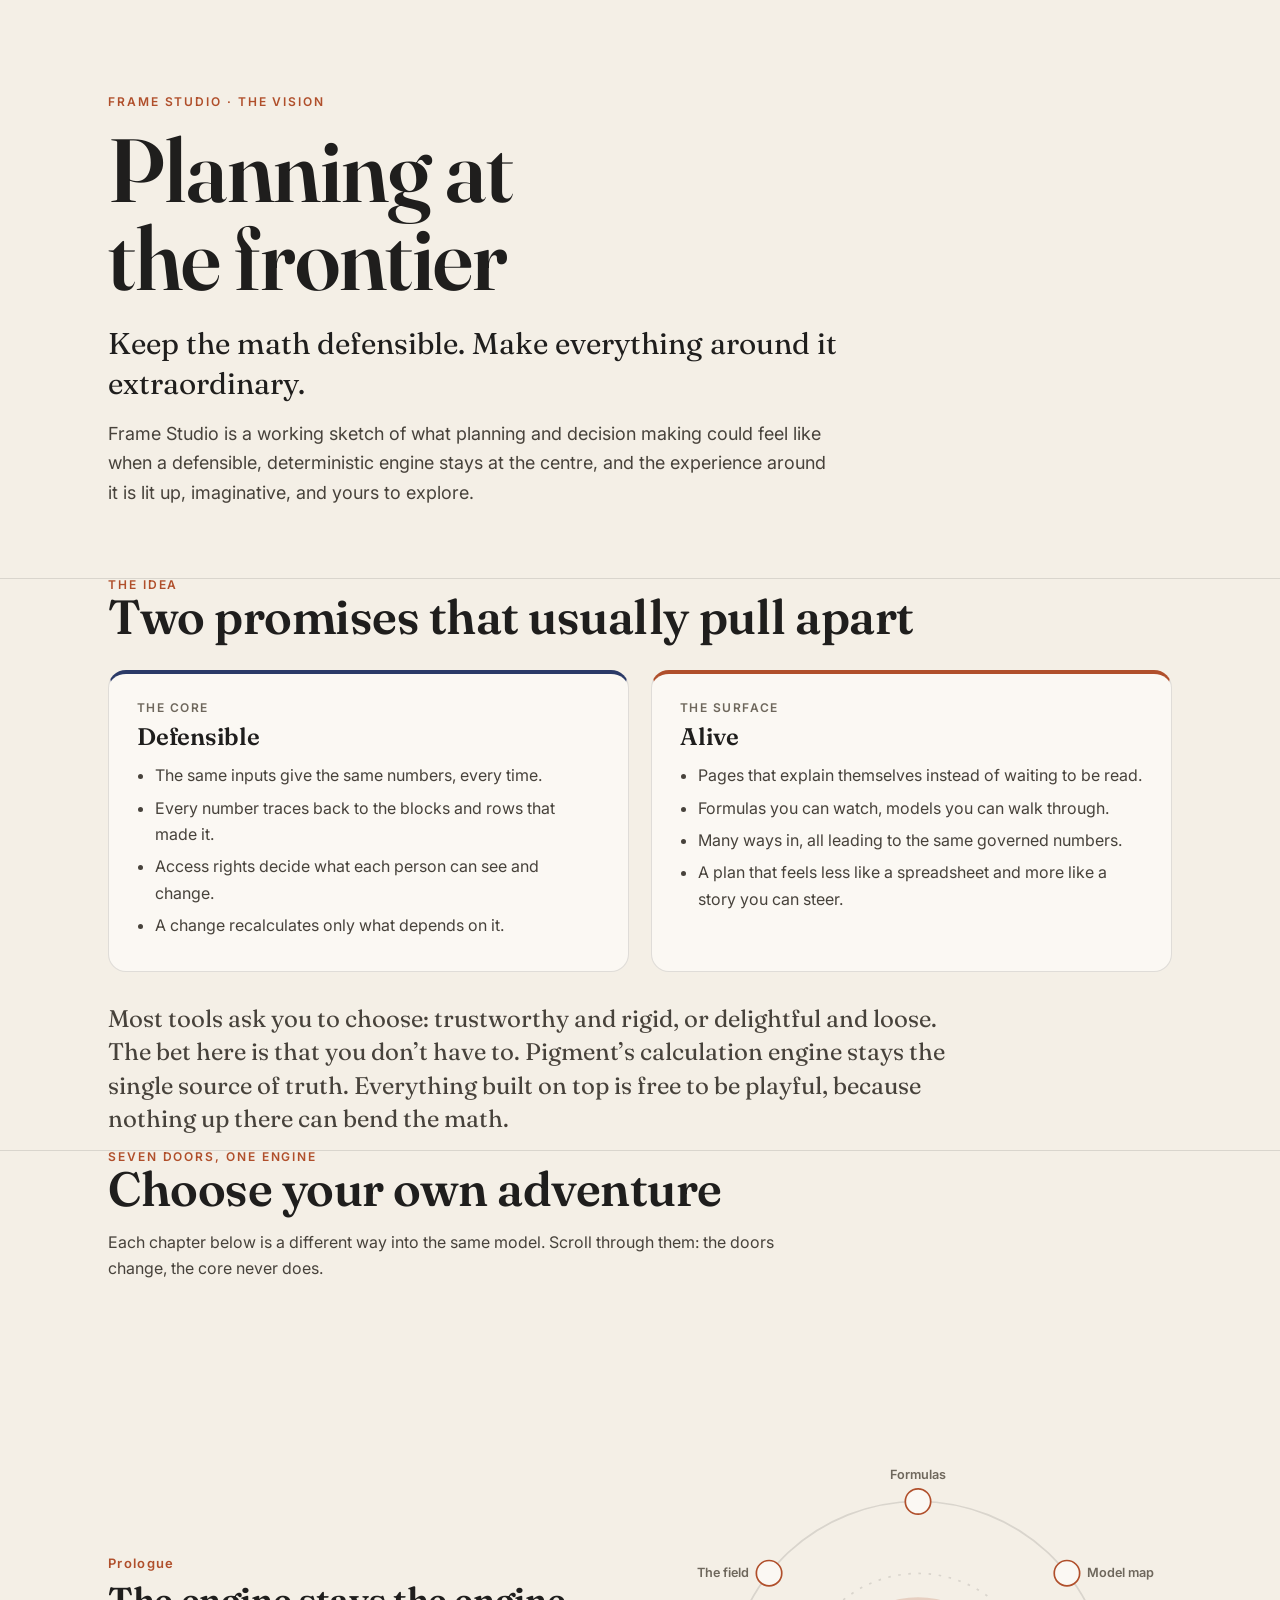
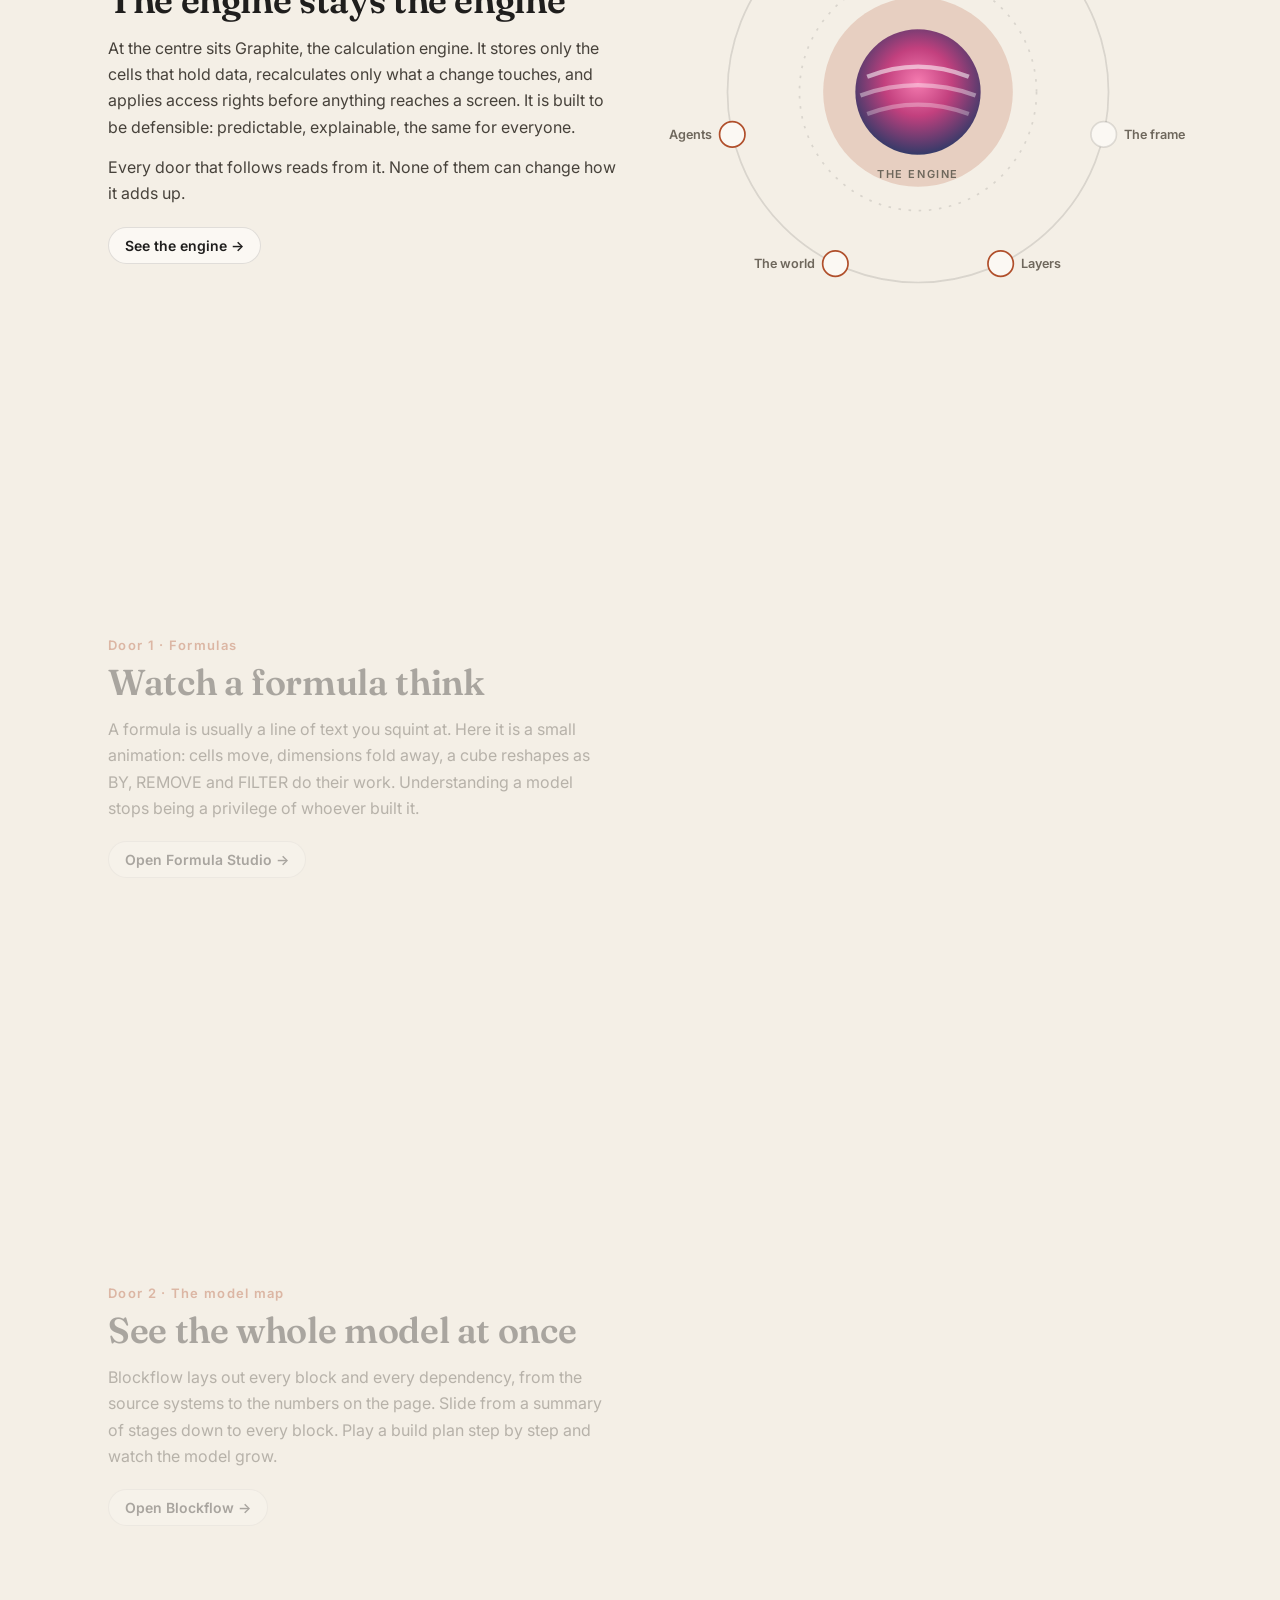
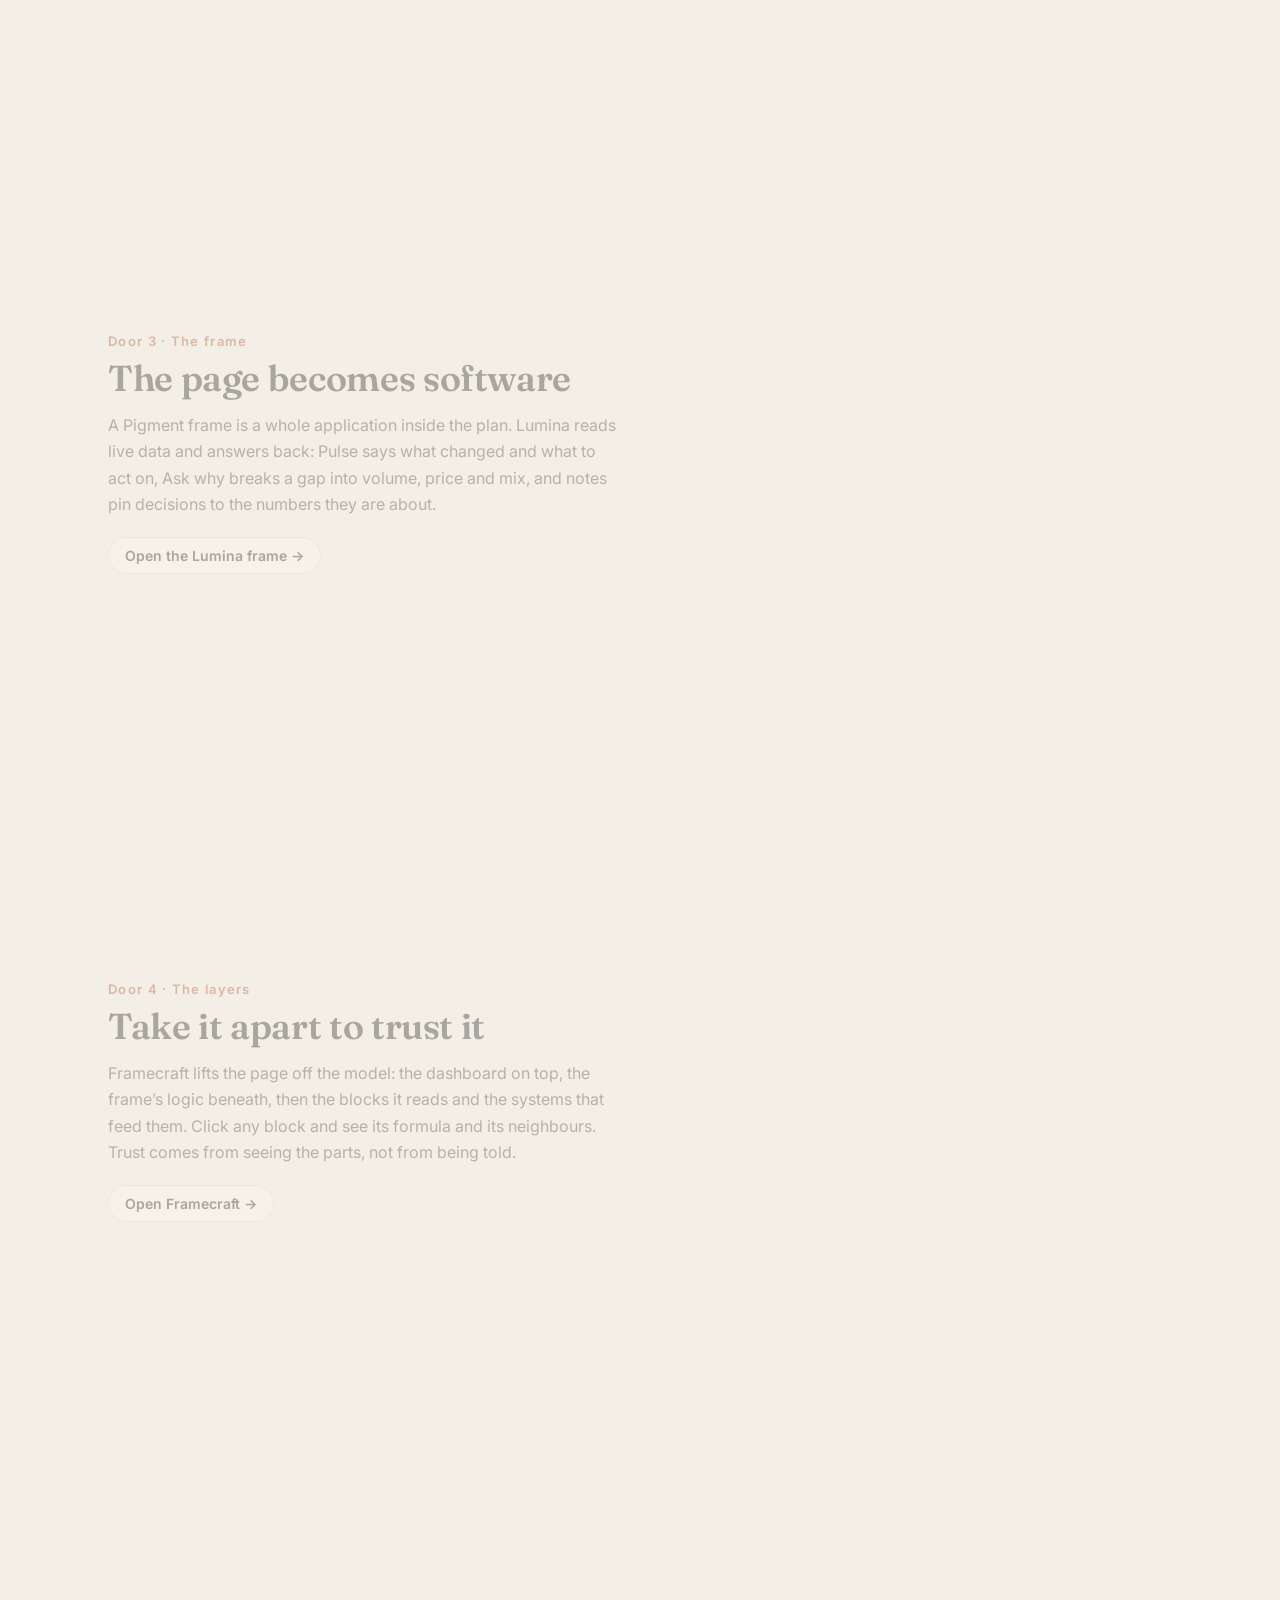
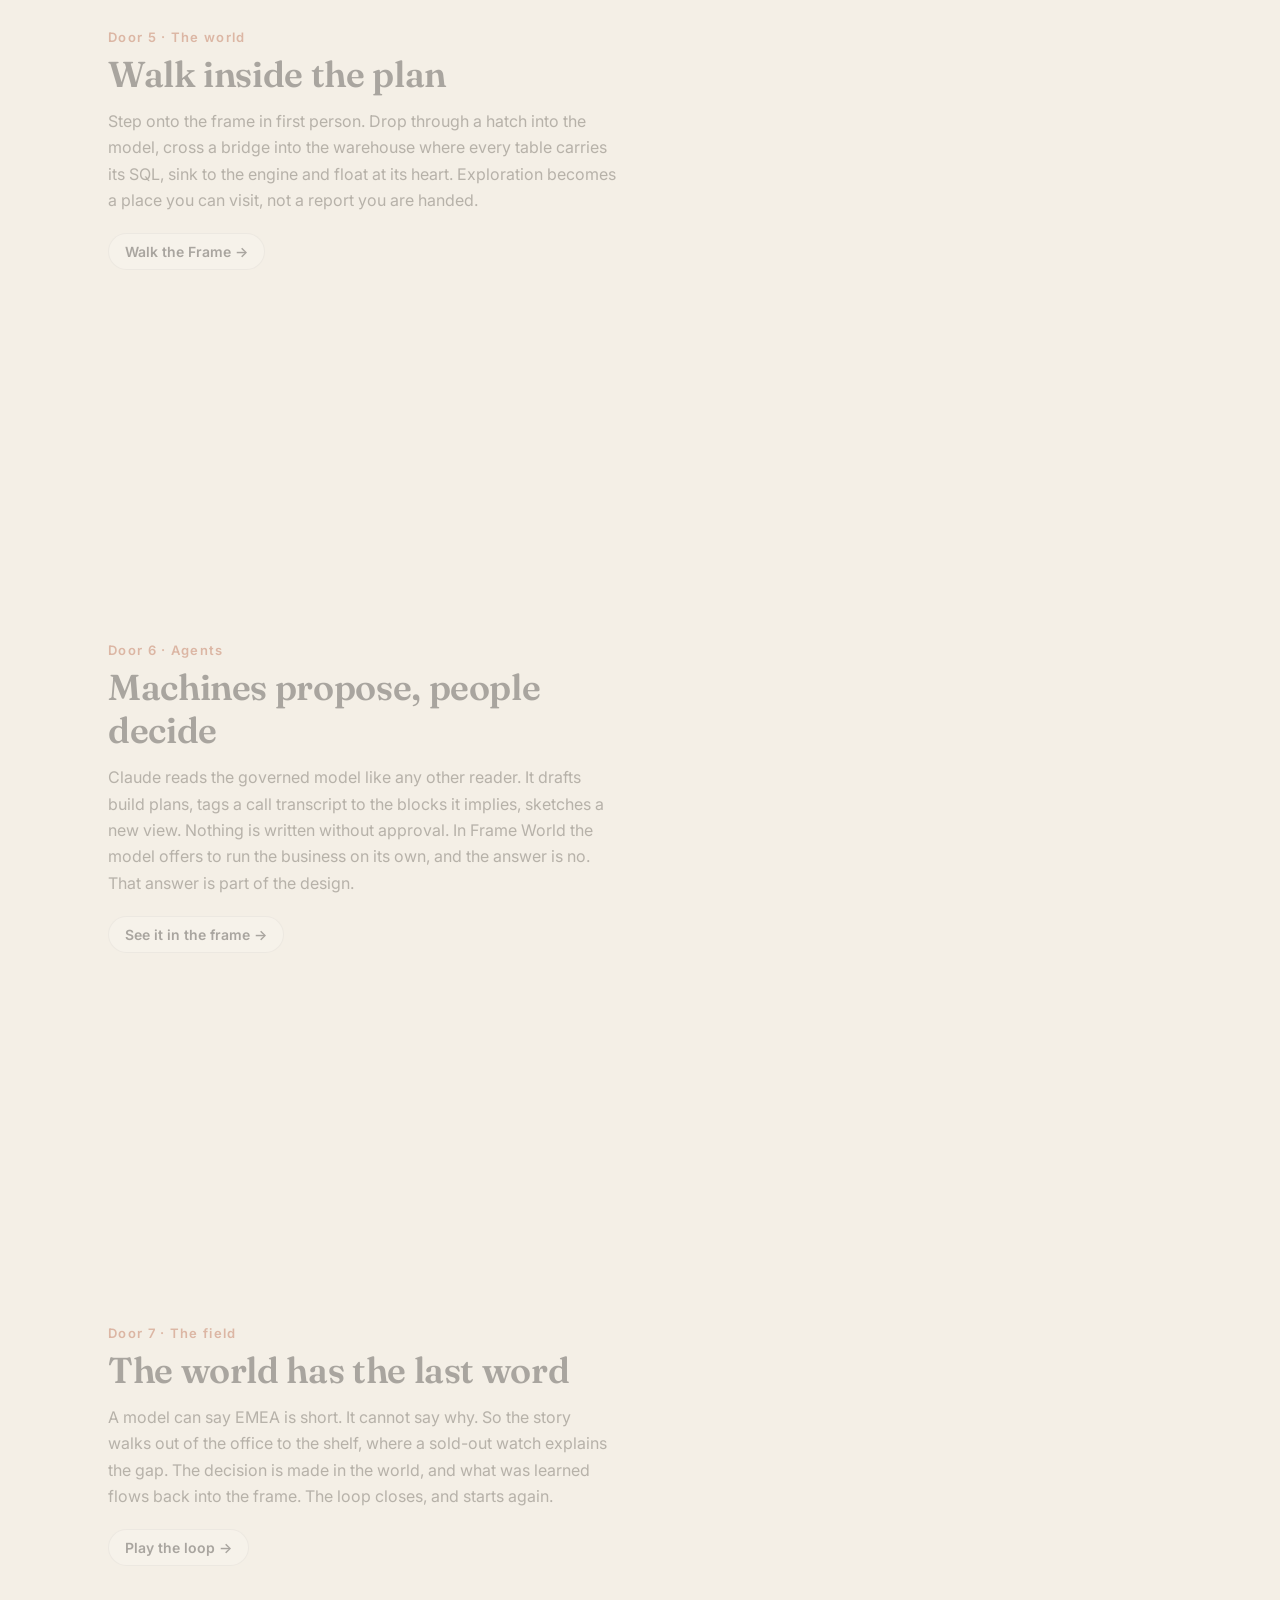
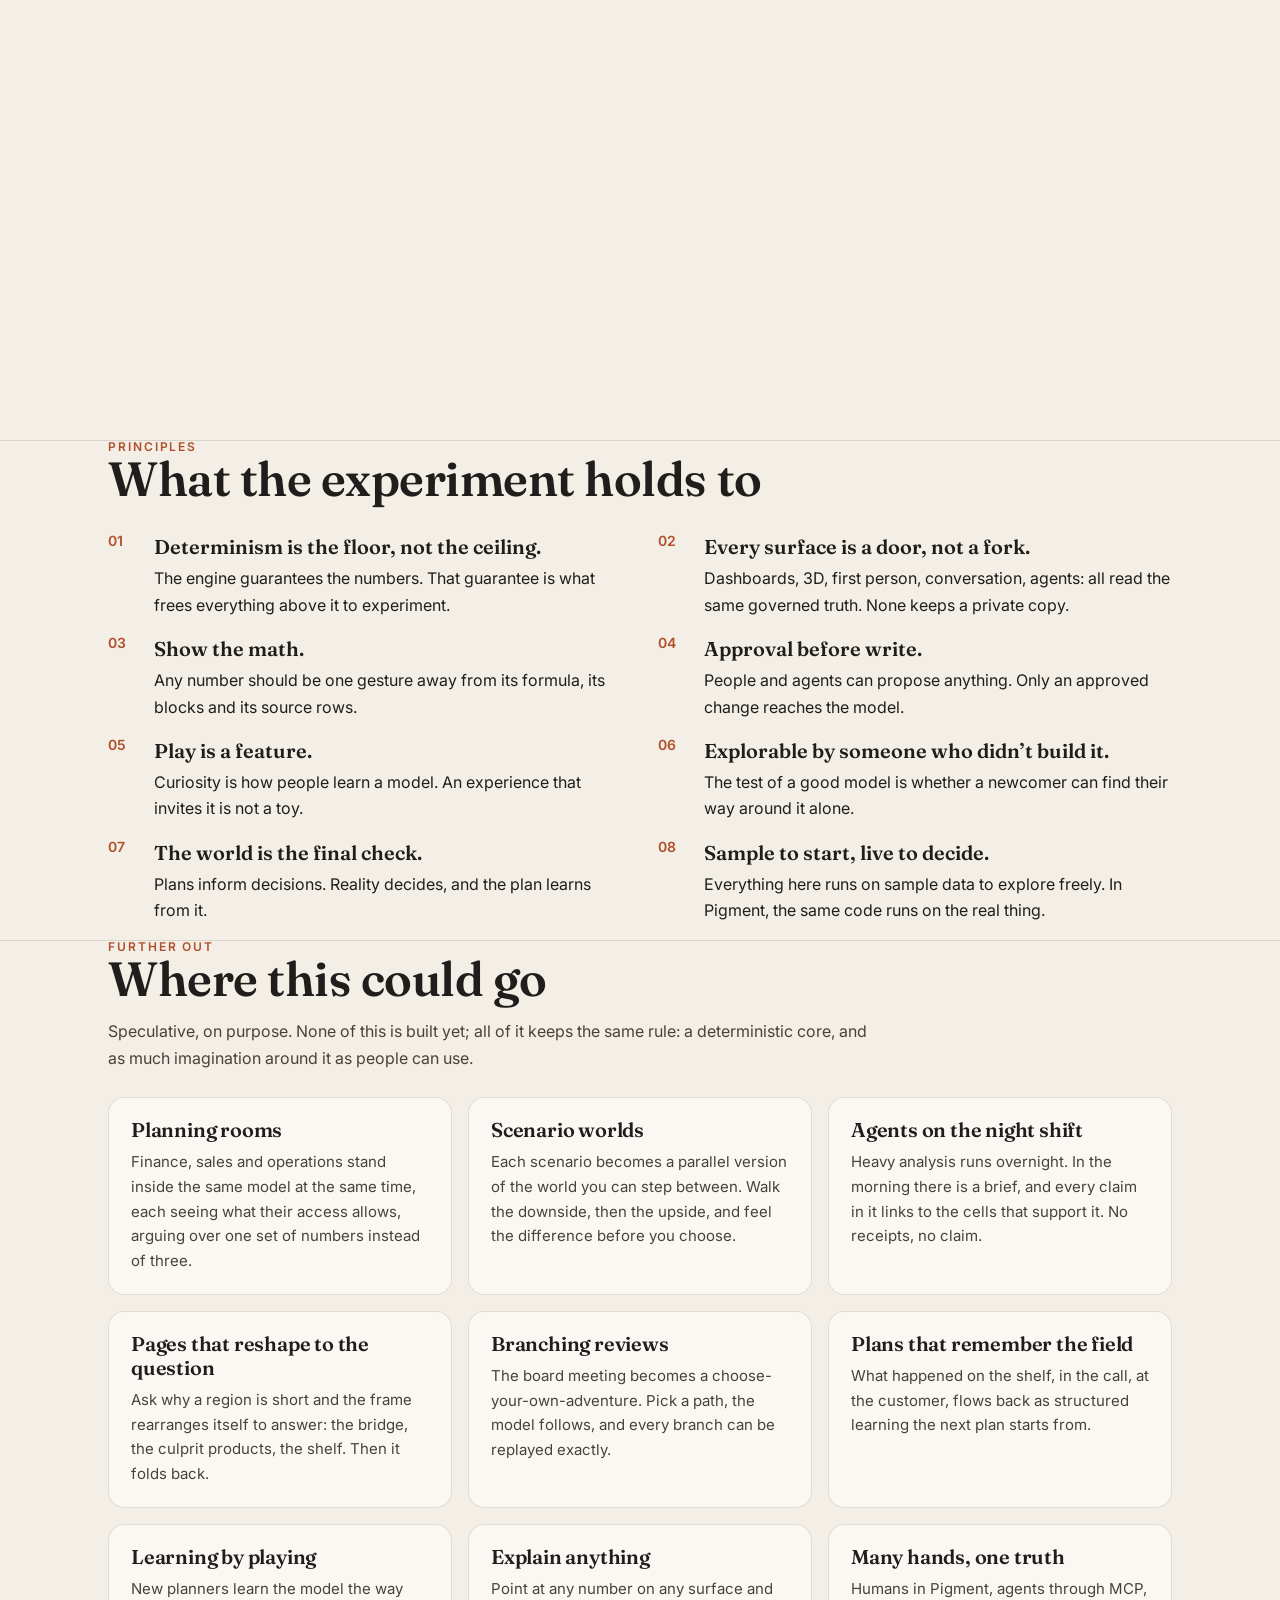
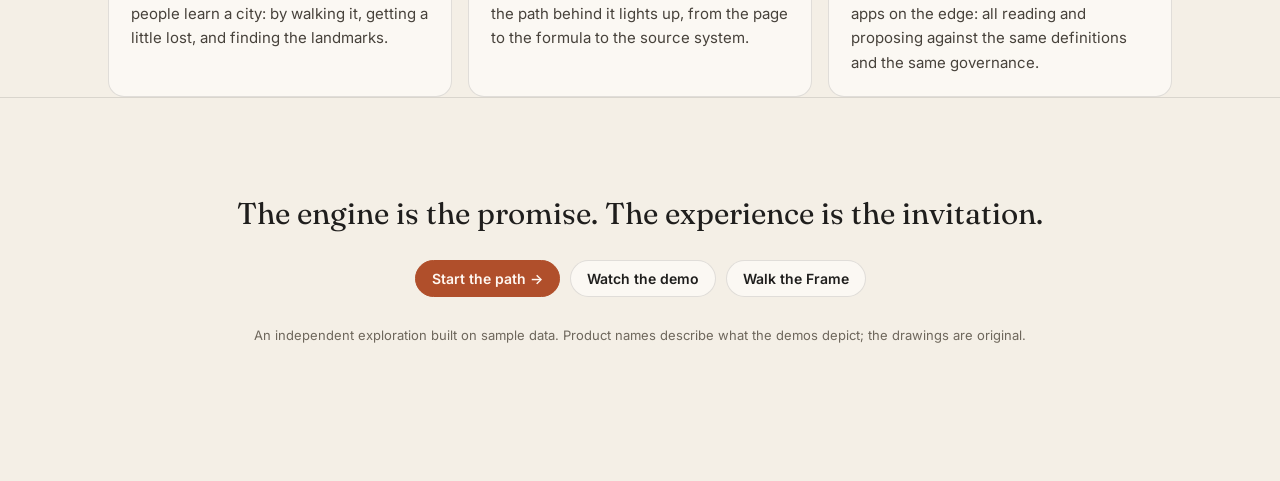
<file: docs/apps/vision.html>
<!doctype html>
<html lang="en">
<head>
<meta charset="utf-8">
<meta name="viewport" content="width=device-width,initial-scale=1">
<title>The Vision</title>
<link rel="preconnect" href="https://fonts.googleapis.com">
<link rel="preconnect" href="https://fonts.gstatic.com" crossorigin>
<link rel="stylesheet" href="https://fonts.googleapis.com/css2?family=Fraunces:opsz,wght@9..144,400;9..144,600;9..144,700&family=Inter:wght@400;500;600&display=swap">
<style>
:root {
  --bg: #F4EFE6; --surface: #FBF8F3; --ink: #1F1E1D; --ink2: #47423B; --muted: #6E675C; --line: rgba(31,30,29,.12);
  --accent: #B04F2B; --accent2: #2B5D9E; --core: #2B3A67; --glow: rgba(176,79,43,.22);
  --serif: 'Fraunces', Georgia, serif; --sans: Inter, system-ui, sans-serif;
}
:root[data-theme="dark"] {
  --bg: #17171B; --surface: #202026; --ink: #F4F1EA; --ink2: #D6D1C6; --muted: #A49F95; --line: rgba(255,255,255,.12);
  --accent: #E08A62; --accent2: #7FA2E8; --core: #9AA7E8; --glow: rgba(224,138,98,.25);
}
* { box-sizing: border-box; }
html, body { margin: 0; background: var(--bg); color: var(--ink); font: 16px/1.65 var(--sans); -webkit-font-smoothing: antialiased; }
a { color: var(--accent); }
.wrap { max-width: 1120px; margin: 0 auto; padding: 0 28px; }
.eyebrow { font: 600 12px/1 var(--sans); letter-spacing: .16em; text-transform: uppercase; color: var(--accent); }
h1, h2, h3 { font-family: var(--serif); font-weight: 600; letter-spacing: -.01em; margin: 0; }
h1 { font-size: clamp(44px, 7vw, 92px); line-height: .98; margin: 18px 0 22px; }
h2 { font-size: clamp(30px, 4vw, 48px); line-height: 1.08; margin-bottom: 14px; }
h3 { font-size: 24px; line-height: 1.2; margin-bottom: 8px; }
p { margin: 0 0 14px; color: var(--ink2); }
.lede { font-family: var(--serif); font-size: clamp(22px, 2.6vw, 30px); line-height: 1.35; color: var(--ink); max-width: 820px; }
section { padding-top: 72px; padding-bottom: 72px; }
.hero { padding-top: 96px; padding-bottom: 56px; }
.hero .sub { max-width: 720px; font-size: 18px; }
.rule { height: 1px; background: var(--line); margin: 0; border: 0; }
/* thesis */
.duo { display: grid; grid-template-columns: 1fr 1fr; gap: 22px; margin-top: 28px; }
.half { background: var(--surface); border: 1px solid var(--line); border-radius: 18px; padding: 26px 28px; }
.half .tag { font: 600 12px var(--sans); letter-spacing: .12em; text-transform: uppercase; color: var(--muted); }
.half h3 { margin-top: 8px; }
.half ul { margin: 10px 0 0; padding-left: 18px; color: var(--ink2); }
.half li { margin: 6px 0; }
.half.core { border-top: 4px solid var(--core); }
.half.surface { border-top: 4px solid var(--accent); }
.bet { margin-top: 30px; font-family: var(--serif); font-size: 24px; line-height: 1.4; max-width: 860px; }
/* scrollytelling */
.story { display: grid; grid-template-columns: minmax(0, 1fr) minmax(0, 1fr); gap: 48px; }
.steps { padding: 10vh 0 30vh; }
.step { min-height: 72vh; display: flex; flex-direction: column; justify-content: center; opacity: .35; transition: opacity .5s ease; }
.step.on { opacity: 1; }
.step .num { font: 600 13px var(--sans); color: var(--accent); letter-spacing: .1em; }
.step h3 { font-size: clamp(26px, 3vw, 36px); margin: 8px 0 12px; }
.step .go { margin-top: 6px; display: inline-flex; gap: 8px; flex-wrap: wrap; }
.btn { appearance: none; border: 1px solid var(--line); background: var(--surface); color: var(--ink); font: 600 14px var(--sans); padding: 9px 16px; border-radius: 999px; cursor: pointer; text-decoration: none; display: inline-flex; align-items: center; gap: 6px; }
.btn:hover { border-color: var(--accent); }
.btn.pri { background: var(--accent); border-color: var(--accent); color: #FFF8F2; }
.btn:focus-visible { outline: 2px solid var(--accent2); outline-offset: 2px; }
.stick { position: sticky; top: 6vh; height: 88vh; display: flex; align-items: center; justify-content: center; }
.stick svg { width: 100%; max-width: 560px; height: auto; overflow: visible; }
.door circle.d { fill: var(--surface); stroke: var(--line); stroke-width: 2; transition: all .5s ease; }
.door text { font: 600 15px var(--sans); fill: var(--muted); transition: fill .5s ease; }
.door.on circle.d { fill: var(--accent); stroke: var(--accent); }
.door.on text { fill: var(--ink); }
.door.was circle.d { stroke: var(--accent); }
.beam { stroke: var(--accent); stroke-width: 3; stroke-dasharray: 6 10; opacity: 0; transition: opacity .5s ease; }
.beam.on { opacity: .9; animation: flow 1.2s linear infinite; }
@keyframes flow { to { stroke-dashoffset: -32; } }
.ring { fill: none; stroke: var(--line); stroke-width: 2; }
.core-g .band { transition: opacity .6s ease; }
.core-label { font: 600 13px var(--sans); fill: var(--muted); letter-spacing: .14em; text-transform: uppercase; }
.core-halo { fill: var(--glow); transition: r .6s ease, opacity .6s ease; }
/* principles and horizon */
.princ { counter-reset: p; display: grid; grid-template-columns: repeat(2, minmax(0, 1fr)); gap: 14px 36px; margin-top: 26px; padding: 0; list-style: none; }
.princ li { counter-increment: p; position: relative; padding-left: 46px; }
.princ li::before { content: counter(p, decimal-leading-zero); position: absolute; left: 0; top: 2px; font: 600 14px var(--sans); color: var(--accent); }
.princ b { display: block; font-family: var(--serif); font-size: 20px; font-weight: 600; color: var(--ink); margin-bottom: 2px; }
.horizon { display: grid; grid-template-columns: repeat(3, minmax(0, 1fr)); gap: 16px; margin-top: 26px; }
.card { background: var(--surface); border: 1px solid var(--line); border-radius: 16px; padding: 20px 22px; }
.card h3 { font-size: 20px; }
.card p { font-size: 15px; margin: 0; }
.close { text-align: center; padding-top: 96px; padding-bottom: 120px; }
.close .lede { margin: 0 auto 26px; }
.close .go { display: inline-flex; gap: 10px; flex-wrap: wrap; justify-content: center; }
.note { font-size: 13px; color: var(--muted); margin-top: 28px; }
@media (max-width: 860px) {
  .duo, .princ, .horizon { grid-template-columns: 1fr; }
  .story { grid-template-columns: 1fr; gap: 0; }
  .stick { position: sticky; top: 0; height: 40vh; z-index: 2; background: var(--bg); padding: 8px 0; order: -1; }
  .stick svg { max-width: 300px; }
  .step { min-height: 60vh; }
  .steps { padding-top: 0; }
}
@media (prefers-reduced-motion: reduce) { .beam.on { animation: none; } .step, .door circle.d, .door text, .beam { transition: none; } }
</style>
</head>
<body>

<header class="hero wrap">
  <div class="eyebrow">Frame Studio · the vision</div>
  <h1>Planning at<br>the frontier</h1>
  <p class="lede">Keep the math defensible. Make everything around it extraordinary.</p>
  <p class="sub">Frame Studio is a working sketch of what planning and decision making could feel like when a defensible, deterministic engine stays at the centre, and the experience around it is lit up, imaginative, and yours to explore.</p>
</header>
<hr class="rule">

<section class="wrap">
  <div class="eyebrow">The idea</div>
  <h2>Two promises that usually pull apart</h2>
  <div class="duo">
    <div class="half core">
      <div class="tag">The core</div>
      <h3>Defensible</h3>
      <ul>
        <li>The same inputs give the same numbers, every time.</li>
        <li>Every number traces back to the blocks and rows that made it.</li>
        <li>Access rights decide what each person can see and change.</li>
        <li>A change recalculates only what depends on it.</li>
      </ul>
    </div>
    <div class="half surface">
      <div class="tag">The surface</div>
      <h3>Alive</h3>
      <ul>
        <li>Pages that explain themselves instead of waiting to be read.</li>
        <li>Formulas you can watch, models you can walk through.</li>
        <li>Many ways in, all leading to the same governed numbers.</li>
        <li>A plan that feels less like a spreadsheet and more like a story you can steer.</li>
      </ul>
    </div>
  </div>
  <p class="bet">Most tools ask you to choose: trustworthy and rigid, or delightful and loose. The bet here is that you don’t have to. Pigment’s calculation engine stays the single source of truth. Everything built on top is free to be playful, because nothing up there can bend the math.</p>
</section>
<hr class="rule">

<section class="wrap" aria-label="The vision, chapter by chapter">
  <div class="eyebrow">Seven doors, one engine</div>
  <h2>Choose your own adventure</h2>
  <p style="max-width:720px">Each chapter below is a different way into the same model. Scroll through them: the doors change, the core never does.</p>
  <div class="story">
    <div class="steps" id="steps">
      <article class="step" data-door="-1">
        <div class="num">Prologue</div>
        <h3>The engine stays the engine</h3>
        <p>At the centre sits Graphite, the calculation engine. It stores only the cells that hold data, recalculates only what a change touches, and applies access rights before anything reaches a screen. It is built to be defensible: predictable, explainable, the same for everyone.</p>
        <p>Every door that follows reads from it. None of them can change how it adds up.</p>
        <div class="go"><a class="btn" href="../#graphite" data-view="graphite">See the engine →</a></div>
      </article>
      <article class="step" data-door="0">
        <div class="num">Door 1 · Formulas</div>
        <h3>Watch a formula think</h3>
        <p>A formula is usually a line of text you squint at. Here it is a small animation: cells move, dimensions fold away, a cube reshapes as BY, REMOVE and FILTER do their work. Understanding a model stops being a privilege of whoever built it.</p>
        <div class="go"><a class="btn" href="../#formula-lens" data-view="formula-lens">Open Formula Studio →</a></div>
      </article>
      <article class="step" data-door="1">
        <div class="num">Door 2 · The model map</div>
        <h3>See the whole model at once</h3>
        <p>Blockflow lays out every block and every dependency, from the source systems to the numbers on the page. Slide from a summary of stages down to every block. Play a build plan step by step and watch the model grow.</p>
        <div class="go"><a class="btn" href="../#blockflow" data-view="blockflow">Open Blockflow →</a></div>
      </article>
      <article class="step" data-door="2">
        <div class="num">Door 3 · The frame</div>
        <h3>The page becomes software</h3>
        <p>A Pigment frame is a whole application inside the plan. Lumina reads live data and answers back: Pulse says what changed and what to act on, Ask why breaks a gap into volume, price and mix, and notes pin decisions to the numbers they are about.</p>
        <div class="go"><a class="btn" href="../#lumina" data-view="lumina">Open the Lumina frame →</a></div>
      </article>
      <article class="step" data-door="3">
        <div class="num">Door 4 · The layers</div>
        <h3>Take it apart to trust it</h3>
        <p>Framecraft lifts the page off the model: the dashboard on top, the frame’s logic beneath, then the blocks it reads and the systems that feed them. Click any block and see its formula and its neighbours. Trust comes from seeing the parts, not from being told.</p>
        <div class="go"><a class="btn" href="../#framecraft" data-view="frame-strata">Open Framecraft →</a></div>
      </article>
      <article class="step" data-door="4">
        <div class="num">Door 5 · The world</div>
        <h3>Walk inside the plan</h3>
        <p>Step onto the frame in first person. Drop through a hatch into the model, cross a bridge into the warehouse where every table carries its SQL, sink to the engine and float at its heart. Exploration becomes a place you can visit, not a report you are handed.</p>
        <div class="go"><a class="btn" href="../#frame-world" data-view="frame-world">Walk the Frame →</a></div>
      </article>
      <article class="step" data-door="5">
        <div class="num">Door 6 · Agents</div>
        <h3>Machines propose, people decide</h3>
        <p>Claude reads the governed model like any other reader. It drafts build plans, tags a call transcript to the blocks it implies, sketches a new view. Nothing is written without approval. In Frame World the model offers to run the business on its own, and the answer is no. That answer is part of the design.</p>
        <div class="go"><a class="btn" href="../#lumina" data-view="lumina">See it in the frame →</a></div>
      </article>
      <article class="step" data-door="6">
        <div class="num">Door 7 · The field</div>
        <h3>The world has the last word</h3>
        <p>A model can say EMEA is short. It cannot say why. So the story walks out of the office to the shelf, where a sold-out watch explains the gap. The decision is made in the world, and what was learned flows back into the frame. The loop closes, and starts again.</p>
        <div class="go"><a class="btn" href="../#frame-world" data-view="frame-world">Play the loop →</a></div>
      </article>
    </div>
    <div class="stick" aria-hidden="true">
      <svg id="viz" viewBox="0 0 600 600" role="img">
        <defs>
          <radialGradient id="coreFill" cx="50%" cy="42%" r="60%">
            <stop offset="0%" stop-color="#F57BB0"/><stop offset="45%" stop-color="#C2407E"/><stop offset="100%" stop-color="#2B3A67"/>
          </radialGradient>
        </defs>
        <circle class="ring" cx="300" cy="300" r="225"/>
        <circle class="ring" cx="300" cy="300" r="140" stroke-dasharray="3 9"/>
        <g id="beams"></g>
        <g class="core-g">
          <circle class="core-halo" id="halo" cx="300" cy="300" r="96" opacity=".6"/>
          <circle cx="300" cy="300" r="74" fill="url(#coreFill)"/>
          <path class="band" d="M240 282 Q300 258 360 282" stroke="rgba(255,255,255,.55)" stroke-width="5" fill="none"/>
          <path class="band" d="M232 304 Q300 280 368 304" stroke="rgba(255,255,255,.4)" stroke-width="5" fill="none"/>
          <path class="band" d="M240 326 Q300 304 360 326" stroke="rgba(255,255,255,.3)" stroke-width="5" fill="none"/>
          <text class="core-label" x="300" y="402" text-anchor="middle">The engine</text>
        </g>
        <g id="doors"></g>
      </svg>
    </div>
  </div>
</section>
<hr class="rule">

<section class="wrap">
  <div class="eyebrow">Principles</div>
  <h2>What the experiment holds to</h2>
  <ol class="princ">
    <li><b>Determinism is the floor, not the ceiling.</b>The engine guarantees the numbers. That guarantee is what frees everything above it to experiment.</li>
    <li><b>Every surface is a door, not a fork.</b>Dashboards, 3D, first person, conversation, agents: all read the same governed truth. None keeps a private copy.</li>
    <li><b>Show the math.</b>Any number should be one gesture away from its formula, its blocks and its source rows.</li>
    <li><b>Approval before write.</b>People and agents can propose anything. Only an approved change reaches the model.</li>
    <li><b>Play is a feature.</b>Curiosity is how people learn a model. An experience that invites it is not a toy.</li>
    <li><b>Explorable by someone who didn’t build it.</b>The test of a good model is whether a newcomer can find their way around it alone.</li>
    <li><b>The world is the final check.</b>Plans inform decisions. Reality decides, and the plan learns from it.</li>
    <li><b>Sample to start, live to decide.</b>Everything here runs on sample data to explore freely. In Pigment, the same code runs on the real thing.</li>
  </ol>
</section>
<hr class="rule">

<section class="wrap">
  <div class="eyebrow">Further out</div>
  <h2>Where this could go</h2>
  <p style="max-width:760px">Speculative, on purpose. None of this is built yet; all of it keeps the same rule: a deterministic core, and as much imagination around it as people can use.</p>
  <div class="horizon">
    <div class="card"><h3>Planning rooms</h3><p>Finance, sales and operations stand inside the same model at the same time, each seeing what their access allows, arguing over one set of numbers instead of three.</p></div>
    <div class="card"><h3>Scenario worlds</h3><p>Each scenario becomes a parallel version of the world you can step between. Walk the downside, then the upside, and feel the difference before you choose.</p></div>
    <div class="card"><h3>Agents on the night shift</h3><p>Heavy analysis runs overnight. In the morning there is a brief, and every claim in it links to the cells that support it. No receipts, no claim.</p></div>
    <div class="card"><h3>Pages that reshape to the question</h3><p>Ask why a region is short and the frame rearranges itself to answer: the bridge, the culprit products, the shelf. Then it folds back.</p></div>
    <div class="card"><h3>Branching reviews</h3><p>The board meeting becomes a choose-your-own-adventure. Pick a path, the model follows, and every branch can be replayed exactly.</p></div>
    <div class="card"><h3>Plans that remember the field</h3><p>What happened on the shelf, in the call, at the customer, flows back as structured learning the next plan starts from.</p></div>
    <div class="card"><h3>Learning by playing</h3><p>New planners learn the model the way people learn a city: by walking it, getting a little lost, and finding the landmarks.</p></div>
    <div class="card"><h3>Explain anything</h3><p>Point at any number on any surface and the path behind it lights up, from the page to the formula to the source system.</p></div>
    <div class="card"><h3>Many hands, one truth</h3><p>Humans in Pigment, agents through MCP, apps on the edge: all reading and proposing against the same definitions and the same governance.</p></div>
  </div>
</section>
<hr class="rule">

<section class="close wrap">
  <p class="lede">The engine is the promise. The experience is the invitation.</p>
  <div class="go">
    <a class="btn pri" href="../#graphite" data-view="graphite">Start the path →</a>
    <button class="btn" type="button" data-demo-start>Watch the demo</button>
    <a class="btn" href="../#frame-world" data-view="frame-world">Walk the Frame</a>
  </div>
  <p class="note">An independent exploration built on sample data. Product names describe what the demos depict; the drawings are original.</p>
</section>

<script>
(function () {
  'use strict';
  var root = document.documentElement;
  /* follow the shell's light or dark theme */
  function syncTheme() { try { var pt = window.parent !== window && window.parent.document.documentElement.getAttribute('data-theme'); if (pt) root.setAttribute('data-theme', pt); } catch (e) {} }
  syncTheme();
  try { if (window.parent !== window) new MutationObserver(syncTheme).observe(window.parent.document.documentElement, { attributes: true, attributeFilter: ['data-theme'] }); } catch (e) {}
  if (!root.getAttribute('data-theme') && window.matchMedia && window.matchMedia('(prefers-color-scheme: dark)').matches) root.setAttribute('data-theme', 'dark');

  /* the diagram: seven doors around one core */
  var DOORS = ['Formulas', 'Model map', 'The frame', 'Layers', 'The world', 'Agents', 'The field'];
  var NS = 'http://www.w3.org/2000/svg', dG = document.getElementById('doors'), bG = document.getElementById('beams'), doors = [], beams = [];
  DOORS.forEach(function (name, i) {
    var a = -Math.PI / 2 + i * (Math.PI * 2 / DOORS.length), x = 300 + Math.cos(a) * 225, y = 300 + Math.sin(a) * 225;
    var g = document.createElementNS(NS, 'g'); g.setAttribute('class', 'door');
    var c = document.createElementNS(NS, 'circle'); c.setAttribute('class', 'd'); c.setAttribute('cx', x); c.setAttribute('cy', y); c.setAttribute('r', 15);
    var t = document.createElementNS(NS, 'text'); var right = Math.cos(a) > 0.2, left = Math.cos(a) < -0.2;
    t.setAttribute('x', x + (right ? 24 : left ? -24 : 0)); t.setAttribute('y', y + (Math.abs(Math.cos(a)) <= 0.2 ? (Math.sin(a) < 0 ? -26 : 36) : 5));
    t.setAttribute('text-anchor', right ? 'start' : left ? 'end' : 'middle'); t.textContent = name;
    g.appendChild(c); g.appendChild(t); dG.appendChild(g); doors.push(g);
    var l = document.createElementNS(NS, 'line'); l.setAttribute('class', 'beam'); l.setAttribute('x1', x); l.setAttribute('y1', y); l.setAttribute('x2', 300 + Math.cos(a) * 80); l.setAttribute('y2', 300 + Math.sin(a) * 80);
    bG.appendChild(l); beams.push(l);
  });
  var halo = document.getElementById('halo'), seen = {};
  function light(k) {
    doors.forEach(function (g, i) { g.setAttribute('class', 'door' + (i === k ? ' on' : seen[i] ? ' was' : '')); });
    beams.forEach(function (l, i) { l.setAttribute('class', 'beam' + (i === k ? ' on' : '')); });
    if (k >= 0) seen[k] = 1;
    halo.setAttribute('r', k < 0 ? 112 : 96); halo.setAttribute('opacity', k < 0 ? '.9' : '.55');
  }
  var steps = Array.prototype.slice.call(document.querySelectorAll('.step'));
  function activate(el) { steps.forEach(function (s) { s.classList.toggle('on', s === el); }); light(+el.getAttribute('data-door')); }
  /* the chapter nearest the middle of the screen is the active one */
  var cur = null, ticking = false;
  function pick() {
    ticking = false; var mid = window.innerHeight * 0.55, best = steps[0], bd = 1e9;
    steps.forEach(function (s) { var r = s.getBoundingClientRect(), d = Math.abs(r.top + r.height / 2 - mid); if (d < bd) { bd = d; best = s; } });
    if (best !== cur) { cur = best; activate(best); }
  }
  window.addEventListener('scroll', function () { if (!ticking) { ticking = true; requestAnimationFrame(pick); } }, { passive: true });
  window.addEventListener('resize', pick);
  pick();

  /* links open the app inside Frame Studio when embedded; on their own they go to the site */
  Array.prototype.forEach.call(document.querySelectorAll('[data-view]'), function (a) {
    a.addEventListener('click', function (e) { try { var P = window.parent; if (P !== window && P.__atlas && P.__atlas.show) { e.preventDefault(); P.__atlas.show(a.getAttribute('data-view')); } } catch (x) {} });
  });
  var demo = document.querySelector('[data-demo-start]');
  demo.addEventListener('click', function () { try { var P = window.parent; if (P !== window && P.__demo) { P.__demo.start(); return; } } catch (x) {} location.href = '../?demo=1'; });
  try { if (window.parent === window || !window.parent.__demo) demo.hidden = !(window.parent === window); } catch (x) {}
})();
</script>
</body>
</html>
</file>
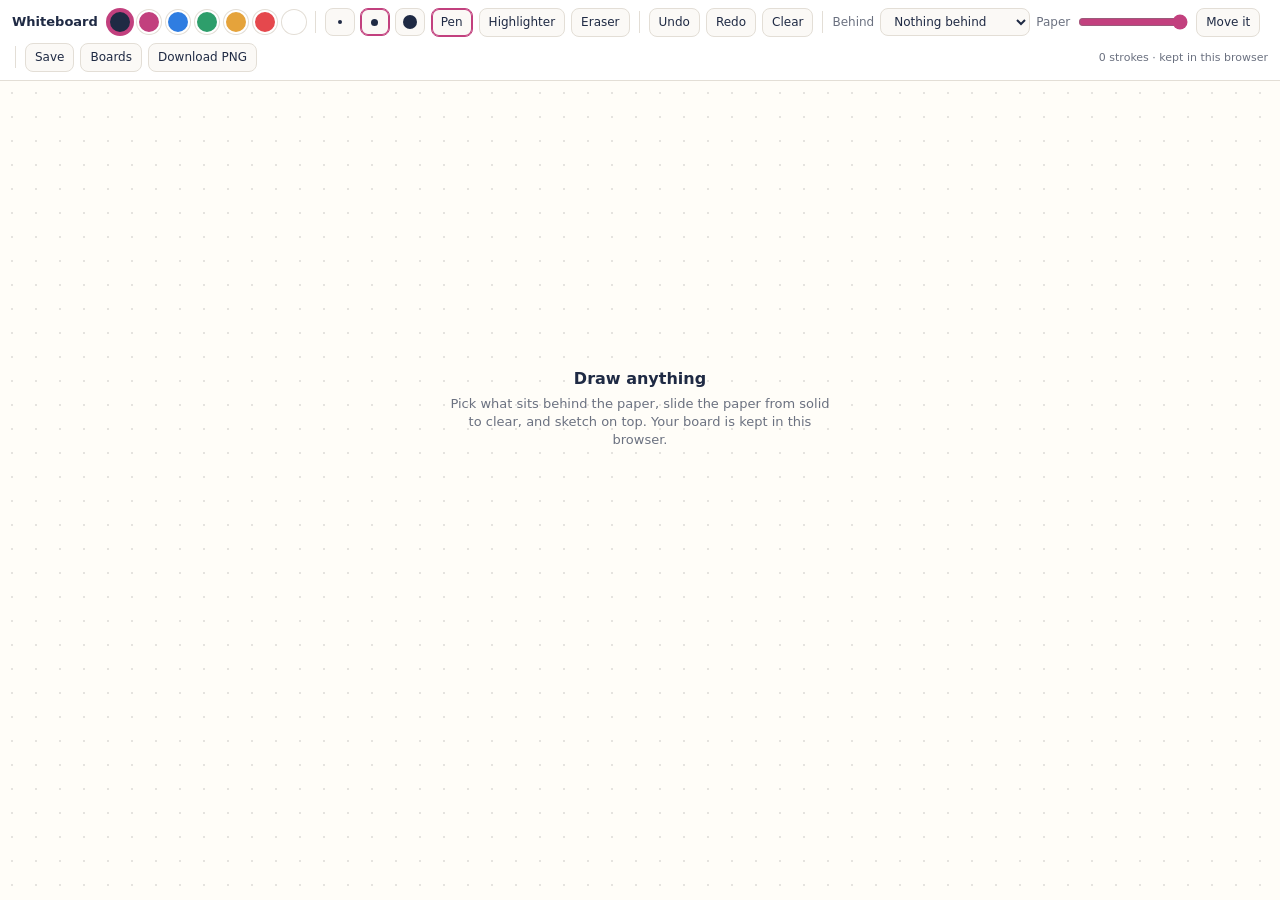
<file: docs/apps/whiteboard.html>
<!doctype html>
<html lang="en">
<head>
<meta charset="utf-8">
<meta name="viewport" content="width=device-width, initial-scale=1">
<title>Whiteboard</title>
<style>
:root{--bg:#F6F3EE;--surface:#FFFFFF;--raise:#FBF9F6;--ink:#1F2A44;--muted:#6B7180;--line:#E3DED6;--accent:#C2407E;--paper:255,253,248;--dot:0,0,0}
@media (prefers-color-scheme: dark){:root:not([data-theme="light"]){--bg:#1F1E1D;--surface:#262624;--raise:#2E2D2B;--ink:#ECEAE4;--muted:#A3A09A;--line:#3B3A37;--accent:#E07BAA;--paper:38,38,36;--dot:255,255,255}}
:root[data-theme="dark"]{--bg:#1F1E1D;--surface:#262624;--raise:#2E2D2B;--ink:#ECEAE4;--muted:#A3A09A;--line:#3B3A37;--accent:#E07BAA;--paper:38,38,36;--dot:255,255,255}
*{box-sizing:border-box}
html,body{margin:0;height:100%;background:var(--bg);color:var(--ink);font:500 13px/1.4 system-ui,-apple-system,"Segoe UI",sans-serif}
body{display:flex;flex-direction:column}
.bar{display:flex;flex-wrap:wrap;gap:6px;align-items:center;padding:8px 12px;background:var(--surface);border-bottom:1px solid var(--line);position:relative;z-index:3}
.grp{display:flex;gap:5px;align-items:center}
.sep{width:1px;height:22px;background:var(--line);margin:0 3px}
button,select{font:inherit;font-size:12px;color:var(--ink);background:var(--raise);border:1px solid var(--line);border-radius:8px;padding:5px 9px;cursor:pointer}
button:hover,select:hover{border-color:var(--accent)}
button.on{border-color:var(--accent);box-shadow:inset 0 0 0 1px var(--accent)}
.sw{width:24px;height:24px;border-radius:50%;padding:0;border:2px solid var(--surface);box-shadow:0 0 0 1px var(--line)}
.sw.on{box-shadow:0 0 0 2px var(--accent)}
.sz{width:30px;height:28px;padding:0;display:grid;place-items:center}
.sz i{display:block;border-radius:50%;background:var(--ink)}
label.op{display:flex;gap:6px;align-items:center;color:var(--muted);font-size:12px}
label.op input{width:110px;accent-color:var(--accent)}
.st{margin-left:auto;font-size:11px;color:var(--muted)}
.gal[hidden]{display:none}
.gal{position:absolute;left:0;right:0;top:0;z-index:4;box-shadow:0 6px 18px rgba(0,0,0,.18);display:flex;gap:10px;overflow-x:auto;padding:10px 12px;background:var(--surface);border-bottom:1px solid var(--line);font-size:11px;color:var(--muted)}
.card{flex:none;width:184px;border:1px solid var(--line);border-radius:10px;padding:6px;background:var(--raise)}
.card canvas{position:static;display:block;width:170px;height:106px;border-radius:6px;background:#FFFDF8;cursor:pointer}
.card input{width:100%;margin:5px 0 2px;font:600 12px system-ui,sans-serif;color:var(--ink);background:transparent;border:1px solid transparent;border-radius:6px;padding:2px 4px}
.card input:hover,.card input:focus{border-color:var(--line);outline:0}
.card button{padding:2px 8px;font-size:11px;margin:4px 4px 0 0}
.stage{position:relative;flex:1;min-height:0;overflow:hidden}
.stage iframe{position:absolute;inset:0;width:100%;height:100%;border:0;background:var(--bg)}
.paper{position:absolute;inset:0;pointer-events:none;background:radial-gradient(circle,rgba(var(--dot),calc(var(--o)*.1)) 1px,transparent 1.5px) 0 0/24px 24px rgba(var(--paper),var(--o))}
canvas{position:absolute;inset:0;width:100%;height:100%;touch-action:none;cursor:crosshair}
.mv canvas{pointer-events:none;opacity:.55}
.hint{position:absolute;left:50%;top:40%;transform:translate(-50%,-50%);color:var(--muted);text-align:center;pointer-events:none;max-width:420px;padding:0 16px}
.hint b{display:block;color:var(--ink);font-size:16px;margin-bottom:4px}
@media (max-width:640px){.st{margin-left:0;width:100%}}
</style>
</head>
<body>
<div class="bar" id="bar">
  <b style="margin-right:4px">Whiteboard</b>
  <div class="grp" id="cols"></div>
  <span class="sep"></span>
  <div class="grp" id="sizes"></div>
  <button id="pen" class="on" title="Pen">Pen</button>
  <button id="hl" title="Highlighter: wide and see-through">Highlighter</button>
  <button id="er" title="Eraser">Eraser</button>
  <span class="sep"></span>
  <button id="undo" title="Undo (Ctrl or Cmd Z)">Undo</button>
  <button id="redo" title="Redo (Ctrl or Cmd Shift Z)">Redo</button>
  <button id="clear" title="Clear; Undo brings it back">Clear</button>
  <span class="sep"></span>
  <label class="op">Behind <select id="bk" title="Call a part of Frame Studio in behind the paper"></select></label>
  <label class="op" title="How solid the paper is: 0 shows what is behind, 100 hides it">Paper <input id="op" type="range" min="0" max="100" step="5"></label>
  <button id="mv" title="Let clicks through to pan, zoom or orbit what is behind">Move it</button>
  <span class="sep"></span>
  <button id="save" title="Save this board to your gallery">Save</button>
  <button id="galB" title="Your saved boards">Boards</button>
  <button id="png" title="Download the drawing as a PNG">Download PNG</button>
  <span class="st" id="st"></span>
</div>
<div class="stage" id="stage">
  <div class="gal" id="gal" hidden></div>
  <div class="paper" id="paper"></div>
  <canvas id="cv" aria-label="Drawing area"></canvas>
  <div class="hint" id="hint"><b>Draw anything</b>Pick what sits behind the paper, slide the paper from solid to clear, and sketch on top. Your board is kept in this browser.</div>
</div>
<script>
(function () {
  var COL = ['#1F2A44', '#C2407E', '#2F7DE1', '#2E9E6B', '#E5A33B', '#E5484D', '#FFFFFF'];
  var SIZES = [2, 5, 12];
  var BK = [['', 'Nothing behind'], ['lumina-frame.html', 'The Lumina frame'], ['blockflow.html', 'Blockflow'], ['frame-strata/index.html', 'Framecraft'], ['formula-lens.html', 'Formula Studio'], ['graphite.html', 'Graphite'], ['frame-world.html', 'Frame World'], ['vision.html', 'The vision']];
  var KEY = 'frame-studio:whiteboard';
  var S = { s: [], b: '', o: 100 }, redo = [], tool = 'pen', c = 0, w = 1, cur = null, mv = false, ok = true;
  var $ = function (id) { return document.getElementById(id); };
  var cv = $('cv'), cx = cv.getContext('2d'), stage = $('stage'), fr = null;

  try { var raw = localStorage.getItem(KEY); if (raw) { var o = JSON.parse(raw); if (o && Array.isArray(o.s)) S = { s: o.s, b: o.b || '', o: typeof o.o === 'number' ? o.o : 100 }; } } catch (e) { ok = false; }
  function keep() { try { localStorage.setItem(KEY, JSON.stringify(S)); ok = true; } catch (e) { ok = false; } status(); }
  function status() { $('st').textContent = S.s.length + ' strokes · ' + (ok ? 'kept in this browser' : 'lasts until the page reloads'); $('hint').style.display = S.s.length || S.b ? 'none' : ''; }

  COL.forEach(function (col, i) { var b = document.createElement('button'); b.className = 'sw'; b.style.background = col; b.setAttribute('aria-label', 'Colour ' + (i + 1)); b.onclick = function () { c = i; if (tool === 'er') setTool('pen'); paint(); }; $('cols').appendChild(b); });
  SIZES.forEach(function (sz, i) { var b = document.createElement('button'); b.className = 'sz'; b.setAttribute('aria-label', 'Size ' + (i + 1)); b.innerHTML = '<i style="width:' + (sz + 2) + 'px;height:' + (sz + 2) + 'px"></i>'; b.onclick = function () { w = i; paint(); }; $('sizes').appendChild(b); });
  BK.forEach(function (q) { var o = document.createElement('option'); o.value = q[0]; o.textContent = q[1]; $('bk').appendChild(o); });
  function paint() {
    Array.prototype.forEach.call($('cols').children, function (b, i) { b.classList.toggle('on', i === c && tool !== 'er'); });
    Array.prototype.forEach.call($('sizes').children, function (b, i) { b.classList.toggle('on', i === w); });
    ['pen', 'hl', 'er'].forEach(function (t) { $(t).classList.toggle('on', tool === t); });
    $('mv').classList.toggle('on', mv); $('mv').textContent = mv ? 'Back to drawing' : 'Move it'; stage.classList.toggle('mv', mv);
  }
  function setTool(t) { tool = t; paint(); }
  $('pen').onclick = function () { setTool('pen'); }; $('hl').onclick = function () { setTool('hl'); }; $('er').onclick = function () { setTool('er'); };
  $('mv').onclick = function () { mv = !mv; paint(); };

  function setBack(src) {
    S.b = src; $('bk').value = src;
    if (fr) { fr.remove(); fr = null; }
    if (src) { fr = document.createElement('iframe'); fr.src = src; fr.title = 'Behind the paper'; stage.insertBefore(fr, stage.firstChild); }
  }
  function setOp(v) { S.o = v; $('op').value = v; $('paper').style.setProperty('--o', v / 100); }
  $('bk').onchange = function () { setBack(this.value); if (this.value && S.o > 60) setOp(30); keep(); };
  $('op').oninput = function () { setOp(+this.value); };
  $('op').onchange = keep;

  function fit() { var r = stage.getBoundingClientRect(), d = window.devicePixelRatio || 1; cv.width = Math.round(r.width * d); cv.height = Math.round(r.height * d); draw(); }
  function draw() {
    var W = cv.width, H = cv.height; cx.setTransform(1, 0, 0, 1, 0, 0); cx.clearRect(0, 0, W, H); cx.lineCap = 'round'; cx.lineJoin = 'round';
    var d = window.devicePixelRatio || 1;
    S.s.forEach(function (s) {
      var p = s.p; if (!p || p.length < 2) return;
      cx.globalCompositeOperation = s.t === 'er' ? 'destination-out' : 'source-over';
      cx.globalAlpha = s.t === 'hl' ? 0.32 : 1; cx.strokeStyle = COL[s.c] || '#000'; cx.lineWidth = s.w * d;
      cx.beginPath(); cx.moveTo(p[0] * W, p[1] * H); if (p.length < 4) cx.lineTo(p[0] * W + 0.1, p[1] * H);
      for (var i = 2; i < p.length; i += 2) cx.lineTo(p[i] * W, p[i + 1] * H);
      cx.stroke();
    });
    cx.globalAlpha = 1; cx.globalCompositeOperation = 'source-over';
  }
  function pt(e) {
    var r = cv.getBoundingClientRect(), x = (e.clientX - r.left) / r.width, y = (e.clientY - r.top) / r.height, p = cur.p, n = p.length;
    x = Math.round(Math.max(0, Math.min(1, x)) * 10000) / 10000; y = Math.round(Math.max(0, Math.min(1, y)) * 10000) / 10000;
    if (n && Math.abs(p[n - 2] - x) * r.width + Math.abs(p[n - 1] - y) * r.height < 2.5) return false; p.push(x, y); return true;
  }
  cv.addEventListener('pointerdown', function (e) {
    e.preventDefault(); try { cv.setPointerCapture(e.pointerId); } catch (x) {}
    var base = SIZES[w]; cur = { t: tool, c: c, w: tool === 'hl' ? base * 3 + 6 : tool === 'er' ? base * 3 : base, p: [] };
    S.s.push(cur); redo = []; pt(e); draw(); status();
  });
  cv.addEventListener('pointermove', function (e) { if (cur && pt(e)) draw(); });
  function up() { if (!cur) return; cur = null; keep(); }
  cv.addEventListener('pointerup', up); cv.addEventListener('pointercancel', up);

  var cleared = null;
  function undo() { if (!S.s.length && cleared) { S.s = cleared; cleared = null; } else if (S.s.length) redo.push(S.s.pop()); draw(); keep(); }
  function redoIt() { if (redo.length) { S.s.push(redo.pop()); draw(); keep(); } }
  $('undo').onclick = undo; $('redo').onclick = redoIt;
  $('clear').onclick = function () { if (!S.s.length) return; cleared = S.s; S.s = []; redo = []; draw(); keep(); };
  document.addEventListener('keydown', function (e) {
    if (!(e.metaKey || e.ctrlKey) || (e.key !== 'z' && e.key !== 'Z')) return;
    e.preventDefault(); if (e.shiftKey) redoIt(); else undo();
  });


  /* Saved boards: a gallery kept in this browser, each with a thumbnail, a name, Open, PNG and Delete */
  var GKEY = 'frame-studio:boards', G = [], galOpen = false;
  try { G = JSON.parse(localStorage.getItem(GKEY) || '[]') || []; } catch (e) { G = []; }
  function gKeep() { try { localStorage.setItem(GKEY, JSON.stringify(G)); } catch (e) { $('st').textContent = 'This browser cannot keep boards; download a PNG instead.'; } }
  function render(ctx, strokes, W, H, d) {
    ctx.lineCap = 'round'; ctx.lineJoin = 'round';
    strokes.forEach(function (s) { var p = s.p; if (!p || p.length < 2) return;
      ctx.globalCompositeOperation = s.t === 'er' ? 'destination-out' : 'source-over'; ctx.globalAlpha = s.t === 'hl' ? 0.32 : 1; ctx.strokeStyle = COL[s.c] || '#000'; ctx.lineWidth = s.w * d;
      ctx.beginPath(); ctx.moveTo(p[0] * W, p[1] * H); if (p.length < 4) ctx.lineTo(p[0] * W + 0.1, p[1] * H); for (var i = 2; i < p.length; i += 2) ctx.lineTo(p[i] * W, p[i + 1] * H); ctx.stroke(); });
    ctx.globalAlpha = 1; ctx.globalCompositeOperation = 'source-over';
  }
  function pngOf(strokes, name) {
    var out = document.createElement('canvas'); out.width = 2000; out.height = 1250; var o = out.getContext('2d');
    render(o, strokes, 2000, 1250, 2000 / Math.max(1, stage.clientWidth)); o.globalCompositeOperation = 'destination-over'; o.fillStyle = '#FFFDF8'; o.fillRect(0, 0, 2000, 1250);
    var a = document.createElement('a'); a.download = (name || 'whiteboard').replace(/[^\w -]+/g, '').trim().replace(/ +/g, '-') + '.png'; a.href = out.toDataURL('image/png'); document.body.appendChild(a); a.click(); a.remove();
  }
  function gal() {
    var g = $('gal'); g.hidden = !galOpen; $('galB').classList.toggle('on', galOpen); $('galB').textContent = 'Boards' + (G.length ? ' (' + G.length + ')' : ''); if (!galOpen) return; g.innerHTML = '';
    if (!G.length) { g.textContent = 'No saved boards yet. Save keeps this board here, with what is behind it and how solid the paper is.'; return; }
    G.forEach(function (b, i) {
      var c = document.createElement('div'); c.className = 'card';
      var t = document.createElement('canvas'); t.width = 340; t.height = 212; t.title = 'Open this board'; render(t.getContext('2d'), b.s, 340, 212, 340 / Math.max(1, stage.clientWidth)); t.onclick = function () { open(i); };
      var n = document.createElement('input'); n.value = b.n; n.setAttribute('aria-label', 'Board name'); n.onchange = function () { b.n = n.value.slice(0, 60) || 'Untitled board'; gKeep(); };
      var m = document.createElement('div'); m.textContent = new Date(b.at).toLocaleDateString() + ' · ' + b.s.length + ' strokes' + (b.b ? ' · over ' + ((BK.filter(function (q) { return q[0] === b.b; })[0] || [0, 'an app'])[1]) : '');
      var r = document.createElement('div');
      [['Open', function () { open(i); }], ['PNG', function () { pngOf(b.s, b.n); }], ['Delete', function () { if (this.textContent !== 'Sure? Delete') { this.textContent = 'Sure? Delete'; return; } G.splice(i, 1); gKeep(); gal(); }]].forEach(function (q) { var x = document.createElement('button'); x.textContent = q[0]; x.onclick = q[1]; r.appendChild(x); });
      c.append(t, n, m, r); g.appendChild(c);
    });
  }
  function open(i) { var b = G[i]; if (!b) return; cleared = S.s; S.s = JSON.parse(JSON.stringify(b.s)); redo = []; setOp(b.o); if (b.b !== S.b) setBack(b.b); draw(); keep(); }
  $('save').onclick = function () {
    if (!S.s.length) { $('st').textContent = 'Draw something first, then save.'; return; }
    G.unshift({ n: 'Board ' + new Date().toLocaleString([], { month: 'short', day: 'numeric', hour: '2-digit', minute: '2-digit' }), at: Date.now(), s: JSON.parse(JSON.stringify(S.s)), b: S.b, o: S.o }); gKeep(); galOpen = true; gal();
    var f = $('gal').querySelector('input'); if (f) { f.focus(); f.select(); }
  };
  $('galB').onclick = function () { galOpen = !galOpen; gal(); };
  $('png').onclick = function () { pngOf(S.s, 'whiteboard'); };

  window.addEventListener('resize', fit);
  setOp(S.o); setBack(S.b); paint(); fit(); status(); gal();
})();
</script>
</body>
</html>
</file>
<file: docs/apps/frame-strata/strata.css>
/* Layout: one-screen app. Top bar; workspace = stage (3D observatory of stacked strata) | resizable pane.
   Dark: Anthropic warm slate with clay accent and serif display. Light: warm cream drafting table with a clay accent, shared with the Canvas shell. */
:root {
  color-scheme: dark;
  --is-dark: 1;
  --bg: #141413;
  --stage-1: #2a2926;
  --stage-2: #141413;
  --stage-glow: rgba(217, 119, 87, 0.10);
  --dots: rgba(250, 249, 245, 0.16);
  --panel: #1f1e1d;
  --panel-2: #262624;
  --panel-3: #30302e;
  --line: rgba(250, 249, 245, 0.09);
  --line-2: rgba(250, 249, 245, 0.17);
  --text: #faf9f5;
  --text-2: #c2c0b6;
  --text-3: #8a887f;
  --accent: #d97757;
  --accent-2: #eba487;
  --accent-soft: rgba(217, 119, 87, 0.16);
  --c-metric: #b08cff;
  --c-list: #6aa8f0;
  --c-table: #f07aa0;
  --c-prop: #9cc9f5;
  --c-var: #d4a27f;
  --c-tx: #4fd1a9;
  --c-logic: #5cc8d8;
  --c-const: #e3b04b;
  --c-untraced: #e46a62;
  --c-axis: #8a887f;
  --c-upstream: #b9b4a5;
  --grid: rgba(250, 249, 245, 0.06);
  --plane-logic: rgba(92, 200, 216, 0.05);
  --plane-blocks: color-mix(in srgb, #ece4ff 15%, transparent); /* lighter stratum: the Pigment blocks read as their own layer */
  --plane-up: rgba(250, 249, 245, 0.03);
  --plane-edge: rgba(250, 249, 245, 0.2);
  --plane-glow: 0 0 60px rgba(217, 119, 87, 0.10);
  --glass: rgba(31, 30, 29, 0.92);
  --glass-line: rgba(92, 200, 216, 0.4);
  --float-bg: rgba(31, 30, 29, 0.92);
  --shadow: 0 10px 40px rgba(0, 0, 0, 0.5);
  --tip-bg: #faf9f5;
  --tip-text: #141413;
  --good: #93ab6f;
  --warn: #e3b04b;
  --bad: #e46a62;
  --font-display: 'Source Serif 4', Georgia, 'Times New Roman', serif;
  --font-ui: 'Inter', system-ui, -apple-system, 'Segoe UI', sans-serif;
  --font-mono: 'JetBrains Mono', ui-monospace, 'SF Mono', Menlo, monospace;
  --pane-w: 380px;
}
@media (prefers-color-scheme: light) {
  :root:not([data-theme="dark"]) {
    color-scheme: light;
    --is-dark: 0;
    --bg: #F0EBE1;
    --stage-1: #FBF8F3;
    --stage-2: #E6DFD1;
  --stage-glow: rgba(176, 79, 43, 0.07);
  --dots: rgba(61, 48, 32, 0.20);
  --font-display: 'Sora', 'Inter', system-ui, sans-serif;
    --stage-glow: rgba(176, 79, 43, 0.07);
    --dots: rgba(61, 48, 32, 0.20);
    --font-display: 'Sora', 'Inter', system-ui, sans-serif;
    --panel: #FBF8F3;
    --panel-2: #F3EEE5;
    --panel-3: #E8E1D4;
    --line: rgba(61, 48, 32, 0.12);
    --line-2: rgba(61, 48, 32, 0.20);
    --text: #1F1E1D;
    --text-2: #4F4A42;
    --text-3: #766F64;
    --accent: #B04F2B;
    --accent-2: #C2603E;
    --accent-soft: rgba(176, 79, 43, 0.10);
    --c-metric: #6B2FA8;
    --c-list: #2A72C4;
    --c-table: #C2356A;
    --c-prop: #4A8AC9;
    --c-var: #9A6510;
    --c-tx: #1F8A6B;
    --c-logic: #1F7F8F;
    --c-const: #7A7A1F;
    --c-untraced: #C42B45;
    --c-axis: #857E72;
    --c-upstream: #6B655C;
    --grid: rgba(61, 48, 32, 0.08);
    --plane-logic: rgba(31, 127, 143, 0.06);
    --plane-blocks: color-mix(in srgb, #FDFBF7 62%, rgba(107, 47, 168, 0.05));
    --plane-up: rgba(125, 90, 60, 0.05);
    --plane-edge: rgba(176, 79, 43, 0.28);
    --plane-glow: 0 20px 60px rgba(61, 48, 32, 0.10);
    --glass: rgba(251, 248, 243, 0.93);
    --glass-line: rgba(31, 127, 143, 0.35);
    --float-bg: rgba(251, 248, 243, 0.93);
    --shadow: 0 10px 30px rgba(61, 48, 32, 0.14);
    --tip-bg: #1F1E1D;
    --tip-text: #FAF9F5;
    --good: #2F7A47;
    --warn: #9A6510;
    --bad: #B4322B;
  }
}
:root[data-theme="light"] {
  color-scheme: light;
  --is-dark: 0;
  --bg: #F0EBE1;
  --stage-1: #FBF8F3;
  --stage-2: #E6DFD1;
  --stage-glow: rgba(176, 79, 43, 0.07);
  --dots: rgba(61, 48, 32, 0.20);
  --font-display: 'Sora', 'Inter', system-ui, sans-serif;
  --panel: #FBF8F3;
  --panel-2: #F3EEE5;
  --panel-3: #E8E1D4;
  --line: rgba(61, 48, 32, 0.12);
  --line-2: rgba(61, 48, 32, 0.20);
  --text: #1F1E1D;
  --text-2: #4F4A42;
  --text-3: #766F64;
  --accent: #B04F2B;
  --accent-2: #C2603E;
  --accent-soft: rgba(176, 79, 43, 0.10);
  --c-metric: #6B2FA8;
  --c-list: #2A72C4;
    --c-table: #C2356A;
  --c-prop: #4A8AC9;
  --c-var: #9A6510;
  --c-tx: #1F8A6B;
  --c-logic: #1F7F8F;
  --c-const: #7A7A1F;
  --c-untraced: #C42B45;
  --c-axis: #857E72;
  --c-upstream: #6B655C;
  --grid: rgba(61, 48, 32, 0.08);
  --plane-logic: rgba(31, 127, 143, 0.06);
  --plane-blocks: color-mix(in srgb, #FDFBF7 62%, rgba(107, 47, 168, 0.05));
  --plane-up: rgba(125, 90, 60, 0.05);
  --plane-edge: rgba(176, 79, 43, 0.28);
  --plane-glow: 0 20px 60px rgba(61, 48, 32, 0.10);
  --glass: rgba(251, 248, 243, 0.93);
  --glass-line: rgba(31, 127, 143, 0.35);
  --float-bg: rgba(251, 248, 243, 0.93);
  --shadow: 0 10px 30px rgba(61, 48, 32, 0.14);
  --tip-bg: #1F1E1D;
  --tip-text: #FAF9F5;
  --good: #2F7A47;
  --warn: #9A6510;
  --bad: #B4322B;
}
:root[data-theme="dark"] { color-scheme: dark; }

html, body { height: 100%; }
body { background: var(--bg); color: var(--text); font-family: var(--font-ui); font-size: 13px; overflow: hidden; }
* { box-sizing: border-box; }
button { font: inherit; color: inherit; }
:focus-visible { outline: 2px solid var(--accent-2); outline-offset: 2px; }

.app { height: 100%; display: flex; flex-direction: column; }

/* ---------- top bar ---------- */
.topbar {
  display: flex; align-items: center; gap: 16px; flex-wrap: wrap;
  padding-block: 10px; padding-left: max(16px, env(safe-area-inset-left, 0px)); padding-right: max(16px, env(safe-area-inset-right, 0px));
  border-bottom: 1px solid var(--line); background: var(--panel); position: relative; z-index: 20;
}
.brand { display: flex; align-items: center; gap: 10px; }
.in-canvas .topbar .brand { display: none; }
.brand-mark { width: 28px; height: 28px; flex-shrink: 0; }
.brand-text { display: flex; flex-direction: column; line-height: 1.15; }
.brand-name { font-family: var(--font-display); font-weight: 600; font-size: 15px; letter-spacing: 0.2px; }
.brand-sub { font-size: 11px; color: var(--text-3); }
.picker {
  display: flex; align-items: center; gap: 10px; min-width: 0; max-width: 420px;
  border: 1px solid var(--line-2); background: var(--panel-2); border-radius: 8px; padding: 6px 10px; cursor: pointer;
}
.picker:hover { border-color: var(--accent); }
.picker-name { font-weight: 600; white-space: nowrap; overflow: hidden; text-overflow: ellipsis; }
.picker-meta { color: var(--text-3); font-size: 12px; white-space: nowrap; overflow: hidden; text-overflow: ellipsis; }
.seg { display: inline-flex; padding: 3px; border-radius: 9px; background: var(--panel-2); border: 1px solid var(--line); }
.seg button { border: 0; background: transparent; padding: 6px 12px; border-radius: 6px; cursor: pointer; color: var(--text-2); font-weight: 500; white-space: nowrap; }
.seg button:hover { color: var(--text); }
.seg button[aria-pressed="true"] { background: var(--accent); color: #fff; box-shadow: 0 2px 12px color-mix(in srgb, var(--accent) 40%, transparent); }
.top-actions { margin-left: auto; display: flex; gap: 8px; align-items: center; }
.btn {
  display: inline-flex; align-items: center; gap: 6px; border: 1px solid var(--line-2); background: var(--panel-2);
  padding: 6px 12px; border-radius: 7px; cursor: pointer; font-weight: 500; white-space: nowrap;
}
.btn:hover { border-color: var(--accent); color: var(--text); }
.btn-primary { background: var(--accent); border-color: var(--accent); color: #fff; }
.btn-primary:hover { filter: brightness(1.08); color: #fff; }
.btn-icon { padding: 6px 8px; }
.btn[disabled] { opacity: 0.45; pointer-events: none; }
.btn-sm { padding: 4px 9px; font-size: 12px; }

/* ---------- workspace ---------- */
.workspace { flex: 1; min-height: 0; display: grid; grid-template-columns: minmax(0, 1fr) 8px var(--pane-w); position: relative; }
.workspace.pane-collapsed { grid-template-columns: minmax(0, 1fr) 8px 0; }
.workspace.is-resizing { user-select: none; cursor: col-resize; }
.resizer { cursor: col-resize; display: flex; align-items: center; justify-content: center; background: var(--panel); border-left: 1px solid var(--line); border-right: 1px solid var(--line); }
.resizer span { width: 2px; height: 36px; border-radius: 2px; background: var(--line-2); }
.resizer:hover span, .workspace.is-resizing .resizer span { background: var(--accent); }

/* ---------- stage ---------- */
.stage { position: relative; overflow: hidden; min-width: 0; touch-action: none; }
.stage-bg {
  position: absolute; inset: 0;
  background:
    radial-gradient(1200px 700px at 50% 38%, var(--stage-1), transparent 70%),
    radial-gradient(900px 500px at 85% 110%, var(--stage-glow), transparent 70%),
    var(--stage-2);
}
.stage-bg::after {
  content: ""; position: absolute; inset: 0;
  background-image: radial-gradient(var(--dots) 1px, transparent 1.2px);
  background-size: 28px 28px; opacity: 0.25;
  mask-image: radial-gradient(70% 60% at 50% 50%, #000, transparent);
}
.viewport { position: absolute; inset: 0; perspective: 2600px; perspective-origin: 50% 50%; }
.scene { position: absolute; left: 50%; top: 50%; width: 0; height: 0; transform-style: preserve-3d; }
.plane { position: absolute; left: -640px; top: -400px; width: 1280px; height: 800px; border-radius: 14px; }
.plane.layer { border: 1px solid var(--plane-edge); box-shadow: var(--plane-glow); }
.plane[data-layer="logic"] { background: var(--plane-logic); background-image: linear-gradient(var(--grid) 1px, transparent 1px), linear-gradient(90deg, var(--grid) 1px, transparent 1px); background-size: 40px 40px; }
.plane[data-layer="blocks"] { background: var(--plane-blocks); background-image: radial-gradient(var(--grid) 1.2px, transparent 1.4px); background-size: 20px 20px; }
.plane[data-layer="upstream"] { background: var(--plane-up); border-style: dashed; }
.plane[data-layer="frame"] { border: 0; background: #fff; box-shadow: 0 30px 80px rgba(0, 0, 0, 0.35), 0 0 0 1px var(--plane-edge); overflow: visible; }
.stage[data-mode="frame"] .plane[data-layer="frame"], .stage[data-mode="trace"] .plane[data-layer="frame"] { box-shadow: 0 20px 60px rgba(0, 0, 0, 0.3); }
.plane-floor {
  left: -1400px; top: -1000px; width: 2800px; height: 2000px; border-radius: 50%;
  background-image: linear-gradient(var(--grid) 1px, transparent 1px), linear-gradient(90deg, var(--grid) 1px, transparent 1px);
  background-size: 64px 64px; mask-image: radial-gradient(closest-side, #000 30%, transparent 100%); pointer-events: none;
}
.frame-host { position: absolute; inset: 0; border-radius: 6px; overflow: hidden; }
.frame-host iframe { pointer-events: none; }
.stage[data-mode="frame"][data-interact="1"] .frame-host iframe { pointer-events: auto; }
.plane-tag {
  position: absolute; left: 0; top: -40px; display: flex; align-items: baseline; gap: 10px; white-space: nowrap;
  font-family: var(--font-display); font-size: 20px; font-weight: 500; color: var(--text); opacity: 0; transition: opacity 200ms ease-in-out;
}
.plane-tag b { font-family: var(--font-mono); font-weight: 500; font-size: 16px; color: var(--accent-2); }
.plane-tag span { font-family: var(--font-ui); font-size: 14px; color: var(--text-3); }
.stage[data-mode="layers"] .plane-tag { opacity: 1; }
.nodes { position: absolute; inset: 0; }

/* hotspots */
.hotspots { position: absolute; inset: 0; pointer-events: none; }
.hs { position: absolute; border-radius: 4px; pointer-events: auto; cursor: pointer; opacity: 0; transition: opacity 150ms ease-in, box-shadow 150ms ease-in; --k: var(--c-metric); }
.hs.c-direct { --k: var(--c-metric); }
.hs.c-label { --k: var(--c-list); }
.hs.c-computed { --k: var(--c-logic); }
.hs.c-constant { --k: var(--c-const); }
.hs.c-axis { --k: var(--c-axis); }
.hs.c-untraced { --k: var(--c-untraced); }
.hs.c-zero { display: none; }
.stage[data-inspect="1"] .hs, .stage[data-mode="layers"] .hs, .stage[data-mode="trace"] .hs { opacity: 1; }
.hs { box-shadow: inset 0 0 0 1.5px var(--k); background: color-mix(in srgb, var(--k) 12%, transparent); }
.hs.c-untraced { box-shadow: none; outline: 1.5px dashed var(--k); outline-offset: 0; }
.stage[data-mode="layers"] .hs { box-shadow: inset 0 0 0 2px var(--k), 0 0 18px color-mix(in srgb, var(--k) 60%, transparent); }
.hs.is-on { background: color-mix(in srgb, var(--k) 26%, transparent); box-shadow: inset 0 0 0 2px var(--k), 0 0 22px color-mix(in srgb, var(--k) 70%, transparent); }
.hs.is-dim { opacity: 0.18 !important; }
.hs.is-spot { opacity: 1 !important; box-shadow: inset 0 0 0 2px var(--c-var), 0 0 0 4px color-mix(in srgb, var(--c-var) 35%, transparent), 0 0 26px var(--c-var); background: color-mix(in srgb, var(--c-var) 22%, transparent); }
.stage[data-mode="frame"][data-interact="1"] .hs { pointer-events: none; opacity: 0; }

/* node cards */
.nd { position: absolute; transition: opacity 200ms ease-in-out, box-shadow 150ms ease-in, transform 150ms ease-in; cursor: pointer; }
.nd.is-dim { opacity: 0.22; }
.nd.is-selected { outline: 2px solid var(--accent-2); outline-offset: 3px; }
.bk {
  width: 240px; background: #FDFBF7; color: #1F1E1D; border-radius: 6px; padding: 12px;
  box-shadow: 0 1px 1px rgba(61, 48, 32, 0.04), 0 0 0 1px rgba(61, 48, 32, 0.06), 0 6px 18px rgba(61, 48, 32, 0.22);
  display: flex; flex-direction: column; gap: 8px; font-family: var(--font-ui);
}
.bk.is-on { box-shadow: 0 0 0 2px var(--c-metric), 0 0 30px color-mix(in srgb, var(--c-metric) 55%, transparent); }
.bk.g-list.is-on { box-shadow: 0 0 0 2px var(--c-list), 0 0 30px color-mix(in srgb, var(--c-list) 55%, transparent); }
.bk.is-up { width: 200px; background: #F3EEE5; }
.bk.is-quiet { opacity: 0.8; }
.bk-head { display: flex; align-items: flex-start; gap: 8px; }
.bk-ico { width: 28px; height: 28px; border-radius: 4px; display: flex; align-items: center; justify-content: center; flex-shrink: 0; }
.bk-ico svg { width: 16px; height: 16px; }
.bk-ico.g-metric { background: rgba(87, 0, 191, 0.18); color: #4a00a2; }
.bk-ico.g-list { background: rgba(20, 184, 146, 0.24); color: #0a5442; }
.bk-ico.g-prop { background: rgba(0, 128, 200, 0.24); color: #004871; }
.bk-ico.g-var { background: rgba(255, 204, 128, 0.24); color: #634f32; }
.bk-ico.g-tx { background: rgba(252, 151, 79, 0.24); color: #6e4223; }
.bk-title { flex: 1; min-width: 0; }
.bk-name { font-size: 14px; font-weight: 500; line-height: 18px; color: #1F1E1D; overflow: hidden; text-overflow: ellipsis; white-space: nowrap; }
.bk-sub { font-size: 11px; line-height: 14px; color: #655F55; overflow: hidden; text-overflow: ellipsis; white-space: nowrap; }
.bk-val { font-size: 13px; font-weight: 500; color: #1F1E1D; font-variant-numeric: tabular-nums; white-space: nowrap; }
.bk-formula { font-family: var(--font-mono); font-size: 11px; line-height: 15px; color: #8F3F22; background: #F6E7DD; border-radius: 4px; padding: 6px 8px; display: -webkit-box; -webkit-line-clamp: 2; -webkit-box-orient: vertical; overflow: hidden; word-break: break-word; }
.bk-formula.is-input { color: #655F55; background: #F3EEE5; font-family: var(--font-ui); }
.bk-desc { font-size: 11px; color: #655F55; }
.bk-foot { display: flex; gap: 4px; flex-wrap: wrap; }
.bk-dim { font-size: 11px; line-height: 16px; padding: 0 6px; border-radius: 999px; background: rgba(61, 48, 32, 0.04); color: #655F55; }
.bk-flag { font-size: 11px; line-height: 16px; padding: 0 6px; border-radius: 999px; background: #F8EDD0; color: #7a5d11; }
.bk-flag.is-warn { background: #F8E3DE; color: #740c19; }

.lg {
  min-width: 170px; max-width: 280px; padding: 10px 12px; border-radius: 10px; color: var(--text);
  background: var(--glass); border: 1px solid var(--glass-line); box-shadow: 0 8px 26px rgba(0, 0, 0, 0.25);
  display: flex; flex-direction: column; gap: 4px; --k: var(--c-logic);
}
.lg.k-ds { min-width: 230px; max-width: 300px; --k: var(--accent-2); border-color: color-mix(in srgb, var(--accent) 55%, transparent); }
.lg.k-computed { --k: var(--c-logic); }
.lg.k-constant { --k: var(--c-const); border-color: color-mix(in srgb, var(--c-const) 60%, transparent); }
.lg.k-axis { --k: var(--c-axis); border-color: var(--line-2); min-width: 150px; }
.lg.k-filter, .lg.k-items { --k: var(--c-list); border-color: color-mix(in srgb, var(--c-list) 55%, transparent); }
.lg.k-write { --k: var(--c-var); border-color: color-mix(in srgb, var(--c-var) 55%, transparent); }
.lg.is-on { box-shadow: 0 0 0 1px var(--k), 0 0 30px color-mix(in srgb, var(--k) 50%, transparent); }
.lg-kicker { display: flex; align-items: center; gap: 6px; font-size: 10px; letter-spacing: 0.7px; text-transform: uppercase; color: var(--k); font-weight: 600; }
.lg-kicker svg { width: 13px; height: 13px; }
.lg-name { font-family: var(--font-mono); font-size: 14px; font-weight: 500; }
.lg-text { font-size: 12.5px; line-height: 17px; color: var(--text); }
.lg-meta { font-size: 11px; color: var(--text-3); line-height: 15px; }
.lg-meta b { color: var(--bad); font-weight: 500; }
.ds-vals { display: flex; flex-wrap: wrap; gap: 4px; margin-top: 2px; }
.ds-chip { font-size: 11px; padding: 1px 6px; border-radius: 999px; background: var(--accent-soft); color: var(--text); white-space: nowrap; }
.ds-chip i { font-style: normal; color: var(--text-3); margin-left: 4px; }

/* 2D */
.trace2d {
  position: absolute; left: 16px; top: 56px; bottom: 16px; display: grid; grid-template-columns: repeat(var(--cols, 2), minmax(0, 1fr));
  gap: 40px; overflow-y: auto; overflow-x: hidden; padding: 0 28px 120px 0; visibility: hidden; z-index: 2; scrollbar-width: thin;
}
.col2d { display: flex; flex-direction: column; gap: 10px; min-width: 0; }
.col2d-head { position: sticky; top: 0; z-index: 2; display: flex; justify-content: space-between; align-items: baseline; padding: 6px 0 8px; background: linear-gradient(var(--stage-2) 70%, transparent); font-family: var(--font-display); font-weight: 500; font-size: 13px; }
.col2d-head small { font-family: var(--font-ui); color: var(--text-3); font-size: 11px; }
.nd.is-2d { position: relative; left: auto; top: auto; width: auto; max-width: none; min-width: 0; }
.bk.is-2d { padding: 10px; gap: 6px; }
.bk.is-2d .bk-formula { -webkit-line-clamp: 1; }

.traces { position: absolute; inset: 0; pointer-events: none; z-index: 3; }

/* summary chips */
.stage-summary { position: absolute; left: 16px; top: 14px; z-index: 5; display: flex; gap: 8px; flex-wrap: wrap; max-width: calc(100% - 32px); pointer-events: none; }
.stage[data-mode="trace"] .stage-summary { left: auto; right: 16px; }
.sum-chip { pointer-events: auto; display: inline-flex; align-items: center; gap: 6px; padding: 5px 10px; border-radius: 999px; background: var(--float-bg); border: 1px solid var(--line); font-size: 12px; color: var(--text-2); backdrop-filter: blur(8px); white-space: nowrap; }
.sum-chip b { color: var(--text); font-weight: 600; font-variant-numeric: tabular-nums; }
.sum-chip i { width: 8px; height: 8px; border-radius: 50%; background: var(--k); }
.sum-chip.is-cov b { font-family: var(--font-display); }
.frame-status { position: absolute; left: 50%; top: 56px; transform: translateX(-50%); z-index: 6; max-width: 560px; padding: 8px 12px; border-radius: 8px; background: color-mix(in srgb, var(--bad) 18%, var(--panel)); border: 1px solid color-mix(in srgb, var(--bad) 50%, transparent); font-size: 12px; }

/* floating panels (dock, legend) */
.float { position: absolute; z-index: 8; background: var(--float-bg); border: 1px solid var(--line-2); border-radius: 12px; box-shadow: var(--shadow); backdrop-filter: blur(14px); width: 288px; max-width: calc(100% - 32px); transition: left 200ms ease-in-out, top 200ms ease-in-out, right 200ms ease-in-out, bottom 200ms ease-in-out; }
.float.is-dragging { transition: none; opacity: 0.92; }
.float[data-corner="bl"] { left: 16px; bottom: 16px; }
.float[data-corner="br"] { right: 16px; bottom: 16px; }
.float[data-corner="tl"] { left: 16px; top: 56px; }
.float[data-corner="tr"] { right: 16px; top: 56px; }
.legend { width: 200px; }
.float-head { display: flex; align-items: center; justify-content: space-between; padding: 8px 10px 8px 12px; cursor: grab; border-bottom: 1px solid var(--line); }
.float.is-collapsed .float-head { border-bottom: 0; }
.float-title { font-family: var(--font-display); font-weight: 500; font-size: 12px; letter-spacing: 0.3px; }
.float.is-collapsed .float-body { display: none; }
.float-body { padding: 10px 12px 12px; display: flex; flex-direction: column; gap: 10px; max-height: 60vh; overflow: auto; }
.mini { border: 0; background: var(--panel-3); width: 22px; height: 22px; border-radius: 6px; cursor: pointer; line-height: 1; color: var(--text-2); }
.mini:hover { color: var(--text); }
.key { list-style: none; margin: 0; padding: 0; display: grid; gap: 6px; font-size: 12px; color: var(--text-2); }
.key li { display: flex; align-items: center; gap: 8px; }
.key i { width: 18px; height: 3px; border-radius: 2px; background: var(--k); box-shadow: 0 0 8px var(--k); }
.key i.is-dashed { background: repeating-linear-gradient(90deg, var(--k) 0 4px, transparent 4px 7px); box-shadow: none; }

.ctl-group { display: flex; flex-direction: column; gap: 6px; }
.ctl-label { font-size: 10px; letter-spacing: 0.7px; text-transform: uppercase; color: var(--text-3); font-weight: 600; display: flex; justify-content: space-between; }
.ctl-label output { font-family: var(--font-mono); letter-spacing: 0; text-transform: none; color: var(--text-2); font-weight: 400; }
.ctl-row { display: flex; gap: 6px; flex-wrap: wrap; }
.chipbtn { border: 1px solid var(--line-2); background: transparent; border-radius: 999px; padding: 4px 10px; font-size: 12px; cursor: pointer; color: var(--text-2); }
.chipbtn:hover { color: var(--text); border-color: var(--accent); }
.chipbtn[aria-pressed="true"] { background: var(--accent-soft); color: var(--text); border-color: var(--accent); }
.op-row { display: grid; grid-template-columns: 62px 1fr 34px; align-items: center; gap: 8px; font-size: 12px; color: var(--text-2); }
.op-row output { font-family: var(--font-mono); font-size: 11px; text-align: right; color: var(--text-3); }
input[type="range"] { -webkit-appearance: none; appearance: none; width: 100%; height: 20px; background: transparent; cursor: pointer; }
input[type="range"]::-webkit-slider-runnable-track { height: 4px; border-radius: 4px; background: linear-gradient(90deg, var(--accent) var(--p, 50%), var(--line-2) var(--p, 50%)); }
input[type="range"]::-moz-range-track { height: 4px; border-radius: 4px; background: var(--line-2); }
input[type="range"]::-moz-range-progress { height: 4px; border-radius: 4px; background: var(--accent); }
input[type="range"]::-webkit-slider-thumb { -webkit-appearance: none; width: 16px; height: 16px; margin-top: -6px; border-radius: 50%; background: var(--panel); border: 2px solid var(--accent); box-shadow: 0 0 0 4px var(--accent-soft); }
input[type="range"]::-moz-range-thumb { width: 14px; height: 14px; border-radius: 50%; background: var(--panel); border: 2px solid var(--accent); }

/* tooltip */
.tip { position: absolute; z-index: 30; pointer-events: none; max-width: 320px; padding: 10px 12px; border-radius: 8px; background: var(--tip-bg); color: var(--tip-text); box-shadow: 0 10px 30px rgba(0, 0, 0, 0.35); font-size: 12px; line-height: 16px; display: flex; flex-direction: column; gap: 4px; }
.tip-big { font-family: var(--font-display); font-size: 16px; font-weight: 500; }
.tip-row { display: flex; gap: 6px; align-items: center; opacity: 0.85; }
.tip-row i { width: 8px; height: 8px; border-radius: 50%; background: var(--k); flex-shrink: 0; }

/* ---------- side pane ---------- */
.pane { background: var(--panel); min-width: 0; display: flex; flex-direction: column; overflow: hidden; }
.workspace.pane-collapsed .pane { visibility: hidden; }
.pane-tabs { display: flex; gap: 2px; padding: 8px 8px 0; border-bottom: 1px solid var(--line); }
.pane-tabs button { flex: 1; border: 0; background: transparent; padding: 8px 6px 10px; cursor: pointer; color: var(--text-3); font-weight: 500; border-bottom: 2px solid transparent; white-space: nowrap; }
.pane-tabs button:hover { color: var(--text); }
.pane-tabs button[aria-selected="true"] { color: var(--text); border-bottom-color: var(--accent); }
.pane-body { flex: 1; min-height: 0; overflow: auto; }
.tab { padding: 16px; display: flex; flex-direction: column; gap: 16px; min-height: 100%; }
.tab[hidden] { display: none; }
.sec { display: flex; flex-direction: column; gap: 8px; }
.sec-title { font-size: 10px; letter-spacing: 0.8px; text-transform: uppercase; color: var(--text-3); font-weight: 600; display: flex; justify-content: space-between; align-items: center; gap: 8px; }
.muted { color: var(--text-3); }
.small { font-size: 12px; }
.mono { font-family: var(--font-mono); }
.hero-num { font-family: var(--font-display); font-size: 30px; font-weight: 500; line-height: 1.1; letter-spacing: -0.5px; overflow-wrap: anywhere; }
.pill { display: inline-flex; align-items: center; gap: 6px; padding: 3px 9px; border-radius: 999px; font-size: 11.5px; font-weight: 500; background: color-mix(in srgb, var(--k) 16%, transparent); color: var(--text); border: 1px solid color-mix(in srgb, var(--k) 40%, transparent); white-space: nowrap; }
.pill i { width: 7px; height: 7px; border-radius: 50%; background: var(--k); }
.conf { font-size: 11px; color: var(--text-3); }
.conf b { color: var(--text-2); font-weight: 500; }

.chain { list-style: none; margin: 0; padding: 0; display: flex; flex-direction: column; }
.chain li { position: relative; padding: 0 0 14px 26px; }
.chain li::before { content: ""; position: absolute; left: 7px; top: 18px; bottom: -2px; width: 2px; background: linear-gradient(var(--k), var(--k2, var(--k))); opacity: 0.6; }
.chain li:last-child::before { display: none; }
.chain li::after { content: ""; position: absolute; left: 1px; top: 3px; width: 10px; height: 10px; border-radius: 50%; border: 2px solid var(--k); background: var(--panel); box-shadow: 0 0 10px color-mix(in srgb, var(--k) 60%, transparent); }
.chain-k { font-size: 10px; letter-spacing: 0.7px; text-transform: uppercase; color: var(--text-3); font-weight: 600; }
.chain-t { font-weight: 500; margin-top: 2px; overflow-wrap: anywhere; }
.chain-d { font-size: 12px; color: var(--text-2); margin-top: 2px; overflow-wrap: anywhere; }
.chain-d code, .codebit { font-family: var(--font-mono); font-size: 11.5px; background: var(--panel-3); padding: 1px 5px; border-radius: 4px; color: var(--text); }
.chain-click { cursor: pointer; }
.chain-click:hover .chain-t { color: var(--accent-2); }
.formula-box { font-family: var(--font-mono); font-size: 12px; line-height: 18px; background: var(--panel-2); border: 1px solid var(--line); border-radius: 8px; padding: 8px 10px; overflow-x: auto; white-space: pre-wrap; word-break: break-word; }

.ledger { display: flex; flex-direction: column; gap: 2px; }
.ledger-row { display: grid; grid-template-columns: 10px minmax(0, 1fr) auto; gap: 8px; align-items: center; padding: 6px 8px; border-radius: 6px; cursor: pointer; }
.ledger-row:hover, .ledger-row.is-selected { background: var(--panel-3); }
.ledger-row i { width: 8px; height: 8px; border-radius: 50%; background: var(--k); }
.ledger-row .lr-text { font-variant-numeric: tabular-nums; font-weight: 500; overflow: hidden; text-overflow: ellipsis; white-space: nowrap; }
.ledger-row .lr-src { font-size: 11.5px; color: var(--text-3); overflow: hidden; text-overflow: ellipsis; white-space: nowrap; max-width: 170px; text-align: right; }
.bar { height: 8px; border-radius: 8px; overflow: hidden; display: flex; background: var(--panel-3); }
.bar span { display: block; height: 100%; background: var(--k); }
.cov { display: flex; align-items: baseline; gap: 10px; }
.cov .hero-num { font-size: 36px; white-space: nowrap; }
.empty { padding: 24px 12px; text-align: center; color: var(--text-3); border: 1px dashed var(--line-2); border-radius: 10px; display: flex; flex-direction: column; gap: 6px; align-items: center; }

/* tune */
.tune-row { display: flex; flex-direction: column; gap: 4px; }
.tune-ends { display: flex; justify-content: space-between; font-size: 11px; color: var(--text-3); }
.tune-name { display: flex; justify-content: space-between; align-items: baseline; font-weight: 500; }
.tune-name small { font-family: var(--font-mono); font-size: 11px; color: var(--accent-2); font-weight: 400; }
.pad { position: relative; aspect-ratio: 1 / 1; max-width: 100%; border-radius: 12px; border: 1px solid var(--line-2); cursor: crosshair; touch-action: none; overflow: hidden;
  background:
    linear-gradient(var(--line) 1px, transparent 1px) 0 0 / 25% 25%,
    linear-gradient(90deg, var(--line) 1px, transparent 1px) 0 0 / 25% 25%,
    radial-gradient(circle at var(--px, 50%) var(--py, 50%), var(--accent-soft), transparent 45%),
    var(--panel-2);
}
.pad::before, .pad::after { content: ""; position: absolute; background: var(--line-2); }
.pad::before { left: 50%; top: 0; bottom: 0; width: 1px; }
.pad::after { top: 50%; left: 0; right: 0; height: 1px; }
.pad-dot { position: absolute; width: 20px; height: 20px; margin: -10px 0 0 -10px; border-radius: 50%; background: var(--accent); border: 3px solid #fff; box-shadow: 0 0 0 6px var(--accent-soft), 0 0 24px var(--accent); left: var(--px, 50%); top: var(--py, 50%); pointer-events: none; }
.pad-lab { position: absolute; font-size: 10.5px; color: var(--text-3); letter-spacing: 0.5px; text-transform: uppercase; font-weight: 600; pointer-events: none; }
.pad-lab.t { top: 8px; left: 50%; transform: translateX(-50%); }
.pad-lab.b { bottom: 8px; left: 50%; transform: translateX(-50%); }
.pad-lab.l { left: 8px; top: 50%; transform: translateY(-50%) rotate(-90deg); transform-origin: left center; margin-left: 8px; }
.pad-lab.r { right: 8px; top: 50%; transform: translateY(-50%) rotate(90deg); transform-origin: right center; margin-right: 8px; }
.pad-corner { position: absolute; font-size: 11px; color: var(--text-2); pointer-events: none; opacity: 0.75; }
.pad-corner.tl { left: 26px; top: 26px; } .pad-corner.tr { right: 26px; top: 26px; text-align: right; } .pad-corner.bl { left: 26px; bottom: 26px; } .pad-corner.br { right: 26px; bottom: 26px; text-align: right; }
.member-chips { display: flex; flex-wrap: wrap; gap: 6px; }
.member-group { display: flex; flex-direction: column; gap: 6px; }
.presets { display: grid; grid-template-columns: repeat(2, minmax(0, 1fr)); gap: 6px; }
.presets button { text-align: left; border: 1px solid var(--line-2); background: var(--panel-2); border-radius: 8px; padding: 8px 10px; cursor: pointer; display: flex; flex-direction: column; gap: 2px; }
.presets button:hover { border-color: var(--accent); }
.presets b { font-weight: 500; font-size: 12.5px; }
.presets span { font-size: 11px; color: var(--text-3); }
.note { font-size: 12px; color: var(--text-2); background: var(--panel-2); border: 1px solid var(--line); border-radius: 8px; padding: 10px 12px; line-height: 17px; }
.note b { color: var(--text); font-weight: 600; }

/* claude */
.chat { display: flex; flex-direction: column; gap: 12px; flex: 1; }
.msg { padding: 10px 12px; border-radius: 10px; line-height: 19px; font-size: 13px; overflow-wrap: anywhere; }
.msg.user { background: var(--accent-soft); align-self: flex-end; max-width: 90%; }
.msg.claude { background: var(--panel-2); border: 1px solid var(--line); }
.msg.claude p { margin: 0 0 8px; } .msg.claude p:last-child { margin-bottom: 0; }
.msg.claude ul { margin: 0 0 8px; padding-left: 18px; }
.msg.claude code { font-family: var(--font-mono); font-size: 12px; background: var(--panel-3); padding: 1px 4px; border-radius: 4px; }
.ref { display: inline-flex; padding: 0 6px; border-radius: 999px; background: var(--accent-soft); color: var(--accent-2); font-size: 11.5px; cursor: pointer; border: 0; font-family: var(--font-mono); }
.suggest { display: flex; flex-direction: column; gap: 6px; }
.suggest button { text-align: left; border: 1px solid var(--line-2); background: transparent; border-radius: 8px; padding: 8px 10px; cursor: pointer; color: var(--text-2); }
.suggest button:hover { color: var(--text); border-color: var(--accent); }
.composer { position: sticky; bottom: 0; display: flex; gap: 8px; padding-top: 8px; background: var(--panel); }
.composer textarea { flex: 1; resize: none; min-height: 40px; max-height: 140px; border: 1px solid var(--line-2); background: var(--panel-2); color: var(--text); border-radius: 8px; padding: 9px 10px; font: inherit; }
.composer textarea:focus { outline: none; border-color: var(--accent); }

/* code */
.code { font-family: var(--font-mono); font-size: 11.5px; line-height: 18px; background: var(--panel-2); border: 1px solid var(--line); border-radius: 8px; overflow: auto; max-height: none; }
.code-line { display: grid; grid-template-columns: 40px minmax(0, 1fr); white-space: pre; }
.code-line .ln { color: var(--text-3); text-align: right; padding-right: 10px; user-select: none; }
.code-line .lc { overflow: hidden; text-overflow: ellipsis; padding-right: 10px; }
.code-line.hl-sub { background: color-mix(in srgb, var(--c-metric) 14%, transparent); }
.code-line.hl-const { background: color-mix(in srgb, var(--c-const) 18%, transparent); }
.code-line.hl-write { background: color-mix(in srgb, var(--c-var) 18%, transparent); }
.code-line.hl-items { background: color-mix(in srgb, var(--c-list) 14%, transparent); }
.code-line.d-add { background: color-mix(in srgb, var(--good) 16%, transparent); }
.code-line.d-del { background: color-mix(in srgb, var(--bad) 16%, transparent); }
.code-line.d-gap { color: var(--text-3); grid-template-columns: 1fr; padding-left: 50px; font-style: italic; }

/* popovers & modal */
.pop { position: fixed; z-index: 40; top: 58px; left: 260px; width: 380px; max-width: calc(100vw - 32px); max-height: calc(100vh - 80px); overflow: auto; background: var(--panel); border: 1px solid var(--line-2); border-radius: 12px; box-shadow: var(--shadow); padding: 12px; display: flex; flex-direction: column; gap: 10px; }
.pop-right { left: auto; right: max(16px, env(safe-area-inset-right, 0px)); width: 420px; }
.pop-item { display: flex; flex-direction: column; gap: 2px; text-align: left; border: 1px solid transparent; background: transparent; border-radius: 8px; padding: 8px 10px; cursor: pointer; }
.pop-item:hover { background: var(--panel-2); border-color: var(--line); }
.pop-item.is-current { border-color: var(--accent); background: var(--accent-soft); }
.pop-item b { font-weight: 600; }
.pop-item span { font-size: 12px; color: var(--text-3); }
.ver { display: grid; grid-template-columns: 14px minmax(0, 1fr); gap: 10px; padding: 8px 4px; border-bottom: 1px solid var(--line); }
.ver:last-child { border-bottom: 0; }
.ver-dot { width: 10px; height: 10px; border-radius: 50%; margin-top: 4px; background: var(--panel-3); border: 2px solid var(--accent); }
.ver.is-current .ver-dot { background: var(--accent); box-shadow: 0 0 12px var(--accent); }
.ver-main { display: flex; flex-direction: column; gap: 4px; min-width: 0; }
.ver-top { display: flex; justify-content: space-between; gap: 8px; }
.ver-top b { font-weight: 600; }
.ver-actions { display: flex; gap: 6px; flex-wrap: wrap; }
.modal { position: fixed; inset: 0; z-index: 50; background: rgba(10, 10, 9, 0.6); display: flex; align-items: center; justify-content: center; padding: 16px; }
.modal-card { width: 640px; max-width: 100%; max-height: calc(100vh - 32px); overflow: auto; background: var(--panel); border: 1px solid var(--line-2); border-radius: 14px; box-shadow: var(--shadow); padding: 20px; display: flex; flex-direction: column; gap: 14px; }
.modal-card h2 { font-family: var(--font-display); font-weight: 500; font-size: 20px; margin: 0; }
.modal-card textarea, .modal-card input[type="text"] { width: 100%; border: 1px solid var(--line-2); background: var(--panel-2); color: var(--text); border-radius: 8px; padding: 8px 10px; font-family: var(--font-mono); font-size: 12px; }
.modal-card textarea { min-height: 110px; resize: vertical; }
.modal-actions { display: flex; justify-content: flex-end; gap: 8px; }
.copybox { display: flex; gap: 8px; align-items: flex-start; }
.copybox pre { flex: 1; margin: 0; white-space: pre-wrap; font-family: var(--font-mono); font-size: 12px; background: var(--panel-2); border: 1px solid var(--line); border-radius: 8px; padding: 10px; }
.toast { position: fixed; left: 50%; bottom: 24px; transform: translateX(-50%); z-index: 60; background: var(--tip-bg); color: var(--tip-text); padding: 10px 14px; border-radius: 8px; box-shadow: var(--shadow); font-size: 13px; max-width: calc(100vw - 32px); }

/* compare */
.compare { position: absolute; inset: 0; z-index: 10; display: grid; grid-template-rows: auto minmax(0, 1fr) auto; gap: 12px; padding: 14px 16px 16px; background: linear-gradient(var(--stage-2), var(--bg)); }
.cmp-bar { display: flex; gap: 10px; align-items: center; flex-wrap: wrap; }
.cmp-bar select { background: var(--panel-2); color: var(--text); border: 1px solid var(--line-2); border-radius: 7px; padding: 6px 8px; font: inherit; max-width: 260px; }
.cmp-stage { position: relative; min-height: 0; display: grid; grid-template-columns: 1fr 1fr; gap: 16px; }
.cmp-stage.is-swipe { grid-template-columns: 1fr; }
.cmp-slot { position: relative; min-height: 0; border-radius: 10px; overflow: hidden; border: 1px solid var(--line-2); background: #fff; }
.cmp-slot .cmp-host { position: absolute; left: 0; top: 0; transform-origin: 0 0; }
.cmp-slot .cmp-label { position: absolute; left: 10px; top: 10px; z-index: 3; padding: 3px 9px; border-radius: 999px; background: rgba(31, 30, 29, 0.78); color: #fff; font-size: 11.5px; }
.cmp-stage.is-swipe .cmp-slot { position: absolute; inset: 0; }
.cmp-stage.is-swipe .cmp-slot.b { clip-path: inset(0 0 0 var(--cut, 50%)); }
.cmp-handle { position: absolute; top: 0; bottom: 0; left: var(--cut, 50%); width: 2px; margin-left: -1px; background: var(--accent); z-index: 4; box-shadow: 0 0 16px var(--accent); cursor: ew-resize; display: none; }
.cmp-stage.is-swipe .cmp-handle { display: block; }
.cmp-handle::after { content: "⇆"; position: absolute; top: 50%; left: 50%; transform: translate(-50%, -50%); width: 30px; height: 30px; border-radius: 50%; background: var(--accent); color: #fff; display: flex; align-items: center; justify-content: center; font-size: 14px; }
.cmp-diff { max-height: 38vh; overflow: auto; display: grid; grid-template-columns: repeat(auto-fit, minmax(240px, 1fr)); gap: 12px; }
.cmp-card { background: var(--panel); border: 1px solid var(--line); border-radius: 10px; padding: 12px; display: flex; flex-direction: column; gap: 8px; min-width: 0; }
.cmp-card h3 { margin: 0; font-size: 12px; letter-spacing: 0.6px; text-transform: uppercase; color: var(--text-3); font-weight: 600; }
.cmp-list { list-style: none; margin: 0; padding: 0; display: flex; flex-direction: column; gap: 4px; font-size: 12.5px; }
.cmp-list li { display: flex; gap: 6px; align-items: baseline; }
.tag { font-size: 10.5px; font-weight: 600; padding: 0 6px; border-radius: 4px; line-height: 16px; flex-shrink: 0; }
.tag.add { background: color-mix(in srgb, var(--good) 22%, transparent); color: var(--good); }
.tag.del { background: color-mix(in srgb, var(--bad) 22%, transparent); color: var(--bad); }
.tag.chg { background: color-mix(in srgb, var(--warn) 22%, transparent); color: var(--warn); }
.cmp-code { grid-column: 1 / -1; }

@media (max-width: 860px) {
  .workspace { grid-template-columns: minmax(0, 1fr); grid-template-rows: minmax(0, 1fr) 8px var(--pane-h, 42%); }
  .workspace.pane-collapsed { grid-template-rows: minmax(0, 1fr) 8px 0; }
  .resizer { cursor: row-resize; border: 0; border-top: 1px solid var(--line); border-bottom: 1px solid var(--line); }
  .resizer span { width: 36px; height: 2px; }
  .brand-sub, .picker-meta { display: none; }
  .top-actions { margin-left: 0; }
  .float { width: 240px; }
  .legend { display: none; }
  .pop { left: 16px; }
}
@media (prefers-reduced-motion: reduce) {
  .nd, .hs, .float, .plane-tag { transition: none; }
}

/* theme toggle */
.theme-seg button { padding: 5px 8px; display: inline-flex; align-items: center; }
.theme-seg svg { width: 15px; height: 15px; }

/* ---------- pills + progressive disclosure ---------- */
.nd-head { display: flex; align-items: center; gap: 6px; min-width: 0; white-space: nowrap; }
.nd-more { display: none; flex-direction: column; gap: 6px; padding-top: 8px; white-space: normal; }
.nd.is-open .nd-more, .nd.is-selected .nd-more, .stage.show-details .nd .nd-more { display: flex; }
.nd.is-open, .nd.is-selected { z-index: 5; }
.nd-exp { border: 0; background: transparent; width: 20px; height: 20px; border-radius: 50%; display: inline-flex; align-items: center; justify-content: center; cursor: pointer; color: inherit; opacity: 0.5; flex-shrink: 0; padding: 0; margin-left: auto; transition: transform 150ms ease-in, opacity 150ms ease-in; }
.nd-exp:hover { opacity: 1; background: rgba(128, 128, 128, 0.16); }
.nd.is-open .nd-exp, .nd.is-selected .nd-exp, .stage.show-details .nd .nd-exp { transform: rotate(180deg); }

.bk { width: auto; max-width: 240px; padding: 4px 6px 4px 4px; border-radius: 999px; gap: 0; display: block; }
.bk.is-up { width: auto; max-width: 210px; }
.bk .bk-ico { width: 24px; height: 24px; border-radius: 50%; background: transparent; }
.bk .bk-ico svg { width: 18px; height: 18px; }
.bk-name { font-size: 13px; line-height: 16px; overflow: hidden; text-overflow: ellipsis; min-width: 0; flex: 0 1 auto; }
.bk-val { font-size: 12px; color: #655F55; }
.bk-dot { width: 7px; height: 7px; border-radius: 50%; background: #f3b921; flex-shrink: 0; }
.bk-dot.is-warn { background: #d02b41; }
.lg { min-width: 0; max-width: 240px; padding: 4px 6px 4px 4px; border-radius: 999px; gap: 0; display: block; }
.lg.k-ds { min-width: 0; max-width: 270px; }
.lg-ico { width: 22px; height: 22px; border-radius: 50%; display: inline-flex; align-items: center; justify-content: center; background: color-mix(in srgb, var(--k) 22%, transparent); color: var(--k); flex-shrink: 0; }
.lg-ico svg { width: 13px; height: 13px; }
.lg-name { font-size: 12.5px; }
.lg-count { font-size: 11px; color: var(--text-3); }
.lg-text { font-size: 12px; line-height: 16px; overflow: hidden; text-overflow: ellipsis; min-width: 0; }
.bk.is-2d, .lg.is-2d { padding: 4px 6px 4px 4px; }
.bk.is-open, .bk.is-selected, .stage.show-details .bk,
.lg.is-open, .lg.is-selected, .stage.show-details .lg { border-radius: 10px; width: 270px; max-width: 270px; padding: 8px 10px 10px 8px; }
.lg.is-open .lg-text, .lg.is-selected .lg-text, .stage.show-details .lg .lg-text { white-space: normal; }
.nd.is-2d, .nd.is-2d.is-open, .nd.is-2d.is-selected, .stage.show-details .nd.is-2d { width: auto; max-width: none; }

/* ---------- in-frame editing ---------- */
.btn-toggle[aria-pressed="true"] { background: var(--accent-soft); border-color: var(--accent); color: var(--text); }
.se-toggle-row { display: flex; align-items: center; justify-content: space-between; gap: 12px; }
.switch { flex: none; width: 40px; height: 22px; border-radius: 999px; border: 1px solid var(--line-2); background: var(--panel-3); position: relative; cursor: pointer; padding: 0; transition: background .2s; }
.switch i { position: absolute; top: 2px; left: 2px; width: 16px; height: 16px; border-radius: 50%; background: var(--text-2); transition: transform .2s, background .2s; }
.switch[aria-checked="true"] { background: var(--accent); border-color: var(--accent); }
.switch[aria-checked="true"] i { transform: translateX(18px); background: #fff; }
.se-list { list-style: none; margin: 0; padding: 0; display: flex; flex-direction: column; gap: 8px; }
.se-list li { display: flex; flex-direction: column; gap: 2px; font-size: 12.5px; }
.se-list li b { color: var(--text); }
.se-list li span { color: var(--text-2); }
.se-log { list-style: none; margin: 0; padding: 0; display: flex; flex-direction: column; gap: 6px; font-size: 12px; }
.se-log li { display: flex; flex-wrap: wrap; gap: 6px; align-items: baseline; color: var(--text-2); }
.se-log li .muted { margin-left: auto; font-size: 11px; }
.se-req { border: 1px solid var(--line); border-radius: 8px; padding: 8px 10px; display: flex; flex-direction: column; gap: 6px; font-size: 12.5px; margin-bottom: 6px; }
.se-req .ctl-row { justify-content: space-between; }
.se-details summary { cursor: pointer; font-size: 12px; color: var(--accent); margin-top: 8px; }
.se-details[open] summary { margin-bottom: 6px; }

/* ---------- layer labels at the front edge ---------- */
.plane-tag { top: auto; bottom: -46px; }

/* ---------- Blockflow layer (far beneath, off by default) ---------- */
.plane[data-layer="flow"] { background: color-mix(in srgb, var(--panel) 70%, transparent); border: 1px dashed var(--plane-edge); visibility: hidden; opacity: 0; }
.flowmap { position: absolute; inset: 0; }
.fm-links { position: absolute; inset: 0; overflow: visible; }
.fm-links path { fill: none; stroke-width: 2; opacity: .45; }
.fm-col { position: absolute; top: 34px; font: 600 13px var(--font-ui); letter-spacing: .08em; text-transform: uppercase; color: var(--text-3); text-align: left; }
.fm-node { position: absolute; display: grid; grid-template-columns: 14px 1fr; grid-template-rows: auto auto; column-gap: 9px; align-items: center; text-align: left; padding: 5px 10px; border-radius: 9px; border: 1.5px solid color-mix(in srgb, var(--k) 55%, transparent); background: var(--panel); color: var(--text); cursor: pointer; font: inherit; }
.fm-node i { grid-row: 1 / 3; width: 14px; height: 14px; border-radius: 4px; background: var(--k); }
.fm-node .fm-name { font: 600 13px var(--font-ui); overflow: hidden; text-overflow: ellipsis; white-space: nowrap; }
.fm-node .fm-kind { font: 11px var(--font-ui); color: var(--text-3); }
.fm-node:not(.bound) { border-style: dashed; }
.fm-node.frame { border-color: var(--accent); background: var(--accent-soft); }
.fm-node:hover { border-color: var(--k); }

/* ---------- quiet links to the other Canvas apps ---------- */
.xlinks { margin-left: auto; display: inline-flex; gap: 8px; }
.xlink { border: 0; background: none; padding: 0 2px; font: 11.5px var(--font-ui); color: var(--text-3); cursor: pointer; text-decoration: underline; text-decoration-color: transparent; text-underline-offset: 2px; transition: color .15s, text-decoration-color .15s; }
.xlink:hover, .xlink:focus-visible { color: var(--accent); text-decoration-color: currentColor; }
.sec-title .xlink { margin-left: auto; text-transform: none; letter-spacing: 0; }
.plane-tag .fm-open { font-size: 13px; margin-left: 6px; pointer-events: auto; }

/* =====================================================================
   Studio (optional, playful): paper ripple, gallery, flipbook, journey
   ===================================================================== */
.paper-wave { position: absolute; inset: 0; width: 100%; height: 100%; border-radius: 6px; pointer-events: none; opacity: 0; transition: opacity 240ms ease-out; z-index: 3; image-rendering: auto; }
.pop-scroll { display: flex; flex-direction: column; gap: 2px; max-height: min(60vh, 520px); overflow: auto; }

.btn-studio { display: inline-flex; align-items: center; gap: 6px; }
.btn-studio svg { color: var(--accent); }
.btn-studio.is-lit { border-color: var(--accent); background: var(--accent-soft); color: var(--text); }
.studio-pop { width: 340px; }
.studio-pop .sec-title { display: flex; align-items: baseline; justify-content: space-between; }
.studio-row { display: flex; align-items: center; justify-content: space-between; gap: 14px; padding: 4px 2px; }
.studio-row b { display: block; font-weight: 600; font-size: 13px; }
.studio-row span { display: block; font-size: 12px; color: var(--text-3); line-height: 1.35; }
.studio-acts { display: flex; gap: 8px; flex-wrap: wrap; padding-top: 10px; border-top: 1px solid var(--line); }
.studio-seg { display: flex; flex-wrap: wrap; gap: 6px; padding: 8px 0 2px; border-top: 1px solid var(--line); }
.studio-seg .lab { width: 100%; font-size: 12px; color: var(--text-3); }

.journey-start {
  position: absolute; z-index: 7; top: 14px; right: 16px; display: inline-flex; align-items: center; gap: 8px;
  padding: 8px 14px; border-radius: 999px; border: 1px solid color-mix(in srgb, var(--accent) 60%, transparent);
  background: var(--float-bg); color: var(--text); font: 500 13px var(--font-ui); cursor: pointer;
  box-shadow: 0 0 0 0 color-mix(in srgb, var(--accent) 45%, transparent); animation: jr-pulse 3.2s ease-in-out infinite;
}
.journey-start svg { color: var(--accent); }
.journey-start:hover { background: var(--accent-soft); }
@keyframes jr-pulse { 0%, 100% { box-shadow: 0 0 0 0 color-mix(in srgb, var(--accent) 35%, transparent); } 50% { box-shadow: 0 0 0 8px transparent; } }

/* ---------- gallery: rooms in a museum ---------- */
.gal { position: fixed; inset: 0; z-index: 60; background: color-mix(in srgb, #000 38%, var(--bg)); opacity: 0; transition: opacity 420ms ease-in-out; color: var(--text); --gs: 1; }
.gal.is-open { opacity: 1; }
.gal-world { position: absolute; inset: 0; overflow: hidden; perspective: 1100px; perspective-origin: 50% 44%; transition: transform 760ms cubic-bezier(.6, 0, .3, 1), opacity 620ms ease-in; }
.gal.is-leaving .gal-world { transform: scale(2.3); opacity: 0; }
.gal.is-leaving .gal-head, .gal.is-leaving .gal-nav { opacity: 0; transition: opacity 300ms; }
.gal-world.is-walking { animation: gal-bob 1300ms ease-in-out; }
@keyframes gal-bob { 25% { transform: translateY(-5px); } 50% { transform: translateY(0); } 75% { transform: translateY(-4px); } }
.gal-cam { position: absolute; left: 50%; top: 44%; width: 0; height: 0; transform-style: preserve-3d; transform: scale3d(var(--gs), var(--gs), var(--gs)) translateX(calc(var(--room, 0) * -1900px)); transition: transform 1300ms cubic-bezier(.55, 0, .25, 1); }
.gal-room { position: absolute; left: 0; top: 0; transform-style: preserve-3d; transform: translateX(calc(var(--i) * 1900px)); --tint: #8c6b4a; }
.gal-room.wall-atelier { --tint: #4a6a9c; }
.gal-room.wall-hall { --tint: #9c4a4a; }
.gal-room.wall-gallery { --tint: #7a7468; }
.gal-room.wall-wing { --tint: #4a8c6b; }
.rm { position: absolute; transform-origin: 0 0; }
.rm-back { left: -800px; top: -450px; width: 1600px; height: 900px; transform: translateZ(-760px); transform-style: preserve-3d;
  background: radial-gradient(ellipse 60% 55% at 50% 42%, color-mix(in srgb, #fff3dc 10%, transparent), transparent 70%), color-mix(in srgb, var(--tint) 16%, var(--panel));
  display: flex; flex-direction: column; align-items: center; justify-content: center; gap: 46px; box-shadow: inset 0 -40px 60px -30px rgba(0, 0, 0, .25); }
.rm-floor { left: -800px; top: 450px; width: 1600px; height: 1260px; transform-origin: 50% 0; transform: translateZ(500px) rotateX(-90deg);
  background: linear-gradient(to top, rgba(0, 0, 0, .3), transparent 26%), repeating-linear-gradient(90deg, transparent 0 158px, rgba(0, 0, 0, .14) 158px 160px), color-mix(in srgb, #8a5a32 58%, var(--panel)); }
.rm-ceil { left: -800px; top: -450px; width: 1600px; height: 1260px; transform-origin: 50% 0; transform: translateZ(500px) rotateX(-90deg);
  background: linear-gradient(to top, rgba(0, 0, 0, .25), transparent 40%), linear-gradient(90deg, transparent 46%, color-mix(in srgb, #fff8e8 40%, transparent) 50%, transparent 54%), color-mix(in srgb, var(--tint) 8%, var(--panel-2)); }
.rm-left { left: -800px; top: -450px; width: 1260px; height: 900px; transform-origin: 0 50%; transform: translateZ(500px) rotateY(90deg); background: linear-gradient(90deg, rgba(0, 0, 0, .1), rgba(0, 0, 0, .3)), color-mix(in srgb, var(--tint) 16%, var(--panel)); }
.rm-right { left: -460px; top: -450px; width: 1260px; height: 900px; transform-origin: 100% 50%; transform: translateZ(500px) rotateY(-90deg); background: linear-gradient(270deg, rgba(0, 0, 0, .1), rgba(0, 0, 0, .3)), color-mix(in srgb, var(--tint) 16%, var(--panel)); }
.rm-bench { left: -230px; top: 450px; width: 460px; height: 96px; transform-origin: 50% 0; transform: translateZ(500px) rotateX(-90deg) translateY(750px) translateZ(-2px); background: linear-gradient(#5b4632, #3e2f22); border-radius: 6px; box-shadow: 0 0 0 1px rgba(0, 0, 0, .3), 0 26px 30px rgba(0, 0, 0, .35); }
.rm-title { text-align: center; display: flex; flex-direction: column; gap: 10px; align-items: center; }
.rm-title span { font: 500 16px var(--font-mono); letter-spacing: .16em; text-transform: uppercase; color: var(--accent); }
.rm-title h2 { margin: 0; font: 500 64px/1.05 var(--font-display); color: var(--text); letter-spacing: -.01em; }
.rm-title p { margin: 0; font: 22px/1.4 var(--font-ui); color: var(--text-2); max-width: 900px; }
.hang { display: flex; gap: 96px; align-items: flex-start; justify-content: center; transform-style: preserve-3d; }
.gal-empty { font: 20px var(--font-ui); color: var(--text-3); }
.painting { position: relative; display: flex; flex-direction: column; align-items: center; gap: 22px; border: 0; background: none; padding: 0; cursor: pointer; color: inherit; transition: transform 200ms ease-in-out; }
.painting:hover, .painting:focus-visible { transform: translateZ(24px); }
.pt-frame { display: block; padding: 16px; border-radius: 3px; background: linear-gradient(135deg, #2b231b, #120f0c 55%, #2a2119); box-shadow: 0 30px 50px rgba(0, 0, 0, .45), 0 6px 14px rgba(0, 0, 0, .35), inset 0 0 0 1px rgba(255, 255, 255, .06); }
.painting.is-current .pt-frame { background: linear-gradient(135deg, #b08a4a, #6e5228 55%, #c9a35a); }
.pt-mat { display: block; padding: 22px; background: #fbfaf6; box-shadow: inset 0 0 0 1px rgba(0, 0, 0, .08), inset 0 3px 10px rgba(0, 0, 0, .12); }
.pt-canvas { display: block; width: 520px; height: 325px; overflow: hidden; }
.pt-canvas svg, .flyer svg, .fb-page svg, .fb-face svg { display: block; width: 100%; height: 100%; }
.pt-light { position: absolute; left: -32%; right: -32%; top: -55%; bottom: -10%; pointer-events: none; z-index: -1; background: radial-gradient(ellipse 46% 58% at 50% 36%, rgba(255, 236, 200, .26), transparent 72%); }
.painting:hover .pt-light { background: radial-gradient(ellipse 46% 58% at 50% 36%, rgba(255, 236, 200, .4), transparent 72%); }
.placard { display: flex; flex-direction: column; gap: 4px; padding: 10px 18px; border-radius: 3px; background: #fbfaf6; color: #2a2620; box-shadow: 0 4px 10px rgba(0, 0, 0, .25); text-align: center; }
.placard b { font: 600 19px var(--font-ui); }
.placard span { font: 14px var(--font-ui); color: #6b6458; }
.gal-head { position: absolute; top: 0; left: 0; right: 0; display: flex; align-items: center; justify-content: space-between; padding: 16px 20px; background: linear-gradient(to bottom, color-mix(in srgb, var(--bg) 80%, transparent), transparent); }
.gal-head > div { display: flex; flex-direction: column; gap: 2px; }
.gal-kicker { font: 500 18px var(--font-display); }
.gal-hint { font-size: 12px; color: var(--text-3); }
.gal-nav { position: absolute; left: 50%; bottom: 18px; transform: translateX(-50%); display: flex; gap: 6px; align-items: stretch; padding: 6px; border-radius: 14px; background: var(--float-bg); border: 1px solid var(--line); box-shadow: var(--shadow); max-width: calc(100vw - 32px); overflow-x: auto; }
.gal-tab { display: flex; flex-direction: column; gap: 1px; text-align: left; border: 1px solid transparent; background: transparent; color: var(--text-2); border-radius: 10px; padding: 6px 12px; cursor: pointer; white-space: nowrap; }
.gal-tab b { font: 600 12.5px var(--font-ui); color: var(--text); }
.gal-tab span { font-size: 11px; color: var(--text-3); }
.gal-tab[aria-current="true"] { border-color: var(--accent); background: var(--accent-soft); }
.gal-arrow { border: 0; background: transparent; color: var(--text); font-size: 22px; width: 34px; border-radius: 10px; cursor: pointer; }
.gal-arrow:hover, .gal-tab:hover { background: var(--panel-2); }

.flyer { position: fixed; z-index: 70; border-radius: 6px; overflow: hidden; background: #fff; box-shadow: 0 30px 80px rgba(0, 0, 0, .45); pointer-events: none; transition: opacity 220ms ease-out; }
.flyer.is-page { border-radius: 0 6px 6px 0; }
.flyer.is-gone { opacity: 0; }

/* ---------- flipbook ---------- */
.flipbook { position: fixed; z-index: 65; width: 0; height: 0; pointer-events: none; }
.flipbook::before { content: ""; position: fixed; inset: 0; background: color-mix(in srgb, var(--bg) 72%, transparent); backdrop-filter: blur(3px); opacity: 0; transition: opacity 160ms ease-out; }
.flipbook.is-open::before { opacity: 1; }
.flipbook.is-closing::before { opacity: 0; transition-duration: 240ms; }
.fb-spread { position: absolute; left: calc(var(--pw) * -1); top: calc(var(--ph) / -2); width: calc(var(--pw) * 2); height: var(--ph); display: flex; perspective: 2400px; opacity: 0; transition: opacity 140ms ease-out; }
.flipbook.is-open .fb-spread { opacity: 1; }
.flipbook.is-closing .fb-spread { opacity: 0; transition-duration: 200ms; }
.fb-left, .fb-right { position: relative; width: var(--pw); height: var(--ph); }
.fb-left { background: #fbf8f1; border-radius: 8px 0 0 8px; display: flex; align-items: center; justify-content: center; box-shadow: inset -28px 0 32px -22px rgba(0, 0, 0, .28), 0 30px 70px rgba(0, 0, 0, .4); }
.fb-right { transform-style: preserve-3d; }
.fb-under { position: absolute; inset: 0; overflow: hidden; border-radius: 0 8px 8px 0; background: #fff; box-shadow: inset 28px 0 32px -22px rgba(0, 0, 0, .22), 0 30px 70px rgba(0, 0, 0, .4); }
.fb-leaf { position: absolute; inset: 0; transform-origin: 0 50%; transform-style: preserve-3d; transition: transform var(--d) cubic-bezier(.4, 0, .25, 1); }
.fb-leaf.is-turning { transform: rotateY(-180deg); }
.fb-face { position: absolute; inset: 0; overflow: hidden; backface-visibility: hidden; -webkit-backface-visibility: hidden; border-radius: 0 8px 8px 0; background: #fff; }
.fb-back { transform: rotateY(180deg); background: #fbf8f1; border-radius: 8px 0 0 8px; display: flex; align-items: center; justify-content: center; }
.fb-shade { position: absolute; inset: 0; pointer-events: none; opacity: 0; background: linear-gradient(90deg, rgba(0, 0, 0, .22), transparent 45%); animation: fb-shade var(--d) ease-in-out; }
.fb-back .fb-shade { background: linear-gradient(270deg, rgba(0, 0, 0, .2), transparent 45%); }
@keyframes fb-shade { 50% { opacity: 1; } }
.fb-title { display: flex; flex-direction: column; align-items: center; gap: 10px; text-align: center; color: #2a2620; padding: 24px; }
.fb-title span { font: 500 12px var(--font-mono); letter-spacing: .18em; text-transform: uppercase; color: #a5643f; }
.fb-title b { font: 500 clamp(22px, 2.6vw, 38px)/1.1 var(--font-display); }
.fb-title em { font: italic 14px var(--font-display); color: #6b6458; }
.fb-caption { position: absolute; left: -200px; width: 400px; top: calc(var(--ph) / 2 + 22px); text-align: center; font: 500 18px var(--font-display); color: var(--text); opacity: 0; transition: opacity 300ms; }
.flipbook.is-open .fb-caption { opacity: 1; }

/* ---------- journey ---------- */
.stage .dock, .stage .legend, .stage .stage-summary { transition: opacity 400ms ease-in-out; }
.stage.is-journey .dock, .stage.is-journey .legend, .stage.is-journey .stage-summary, .stage.is-journey .frame-status { opacity: 0; pointer-events: none; }
.journey-ui { position: absolute; inset: 0; z-index: 8; pointer-events: none; }
.journey-ui::before { content: ""; position: absolute; inset: 0; background: radial-gradient(ellipse 75% 70% at 50% 45%, transparent 55%, color-mix(in srgb, var(--bg) 70%, transparent)); }
.jr-cap { position: absolute; left: 50%; bottom: 82px; width: min(660px, calc(100% - 32px)); transform: translate(-50%, 14px); text-align: center; opacity: 0; transition: opacity 700ms ease-in-out, transform 700ms ease-in-out; display: flex; flex-direction: column; gap: 6px; align-items: center; }
.jr-cap::before { content: ""; position: absolute; inset: -30px -60px; z-index: -1; background: radial-gradient(ellipse 50% 50% at 50% 55%, color-mix(in srgb, var(--bg) 88%, transparent), transparent 75%); }
.jr-cap.is-in { opacity: 1; transform: translate(-50%, 0); }
.jr-k { font: 500 12px var(--font-mono); letter-spacing: .2em; color: var(--accent); }
.jr-cap h3 { margin: 0; font: 500 32px/1.15 var(--font-display); color: var(--text); }
.jr-cap p { margin: 0; font: 15px/1.55 var(--font-ui); color: var(--text-2); }
.jr-ctl { position: absolute; left: 50%; bottom: 22px; transform: translateX(-50%); display: flex; gap: 10px; align-items: center; pointer-events: auto; }
.jr-dots { display: inline-flex; gap: 6px; margin-right: 6px; }
.jr-dots i { width: 7px; height: 7px; border-radius: 50%; background: var(--line-2); transition: background 300ms; }
.jr-dots i.is-on { background: var(--accent); }
.sc-chips { position: absolute; top: 16px; left: 50%; transform: translateX(-50%); display: flex; gap: 6px; align-items: center; pointer-events: auto; background: var(--float-bg); border: 1px solid var(--line); border-radius: 999px; padding: 4px 6px 4px 14px; box-shadow: var(--shadow); }
.sc-chips:empty { display: none; }
.sc-chips > span { font-size: 12px; color: var(--text-3); margin-right: 2px; }
.sc-card { position: absolute; right: 16px; top: 16px; width: 320px; max-height: calc(100% - 160px); overflow: auto; pointer-events: auto; background: var(--float-bg); border: 1px solid var(--line-2); border-radius: 12px; padding: 12px 14px; box-shadow: var(--shadow); backdrop-filter: blur(8px); display: flex; flex-direction: column; gap: 10px; font-size: 13px; }
.sc-card.is-pinned { border-color: var(--c-metric); }
.sc-card-head { display: flex; align-items: center; gap: 8px; }
.sc-card-head b { font: 500 18px var(--font-display); }
.sc-card-head .mini { margin-left: auto; }
.sc-card dl { display: grid; grid-template-columns: auto 1fr; gap: 4px 12px; margin: 0; }
.sc-card dt { color: var(--text-3); }
.sc-card dd { margin: 0; text-align: right; font-family: var(--font-mono); font-size: 12.5px; color: var(--text); }
.sc-card dd.good { color: var(--good); }
.sc-card dd.bad { color: var(--bad); }
.sc-blocks { display: flex; flex-direction: column; gap: 8px; border-top: 1px solid var(--line); padding-top: 8px; }
.sc-blk { display: flex; flex-direction: column; gap: 4px; }
.sc-blk-h { display: flex; align-items: center; gap: 6px; }
.sc-blk-h .bk-ico svg { width: 16px; height: 16px; display: block; }
.sc-blk code { font: 11.5px/1.45 var(--font-mono); color: var(--text-2); background: var(--panel-2); border-radius: 6px; padding: 6px 8px; white-space: pre-wrap; word-break: break-word; }

/* the living frame: a data sculpture standing on the frame plane */
.plane.is-sculpted { transform-style: preserve-3d; }
.plane.is-sculpted .frame-host { opacity: .12; transition: opacity 900ms ease-in-out; }
.sculpt { position: absolute; inset: 0; transform-style: preserve-3d; pointer-events: none; --bc: var(--c-metric); --ease: cubic-bezier(.3, .7, .2, 1); }
.sc-floor { position: absolute; inset: 0; border-radius: 6px; opacity: 0; transition: opacity 900ms ease-in-out;
  background: radial-gradient(ellipse 60% 45% at 50% 72%, color-mix(in srgb, var(--bc) 22%, transparent), transparent 70%), linear-gradient(var(--grid) 1px, transparent 1px) 0 0 / 40px 40px, linear-gradient(90deg, var(--grid) 1px, transparent 1px) 0 0 / 40px 40px, color-mix(in srgb, var(--bg) 92%, transparent); }
.sculpt.is-risen .sc-floor { opacity: 1; }
.sc-bars, .sc-kpis, .sc-months { position: absolute; inset: 0; transform-style: preserve-3d; }
.sc-title { position: absolute; left: 110px; top: 34px; display: flex; flex-direction: column; gap: 4px; opacity: 0; transition: opacity 900ms ease-in-out 300ms; }
.sc-title b { font: 500 38px var(--font-display); color: var(--text); }
.sc-title span { font: 17px var(--font-ui); color: var(--text-3); }
.sculpt.is-risen .sc-title { opacity: 1; }
.sc-months span { position: absolute; top: 662px; text-align: center; font: 500 17px var(--font-ui); color: var(--text-3); }
.sc-bar { position: absolute; transform-style: preserve-3d; pointer-events: auto; cursor: pointer; --h: 2px; --hp: 0px; }
.sculpt:not(.is-risen) .sc-bar { --h: 0.5px !important; --hp: 0px !important; }
.sc-bar .bx { position: absolute; inset: 0; transform-style: preserve-3d; animation: sc-breathe 5.2s ease-in-out infinite; animation-delay: var(--ph); }
@keyframes sc-breathe { 0%, 100% { transform: scale3d(1, 1, 1); } 50% { transform: scale3d(1, 1, 1.045); } }
.bx > i { position: absolute; display: block; transition: height 1100ms var(--ease) var(--dl), width 1100ms var(--ease) var(--dl), left 1100ms var(--ease) var(--dl), transform 1100ms var(--ease) var(--dl), opacity 200ms, filter 200ms; }
.f-top { left: 0; top: 0; width: 100%; height: 100%; transform: translateZ(var(--h)); background: color-mix(in srgb, var(--bc) 62%, #fff); box-shadow: 0 0 26px color-mix(in srgb, var(--bc) 70%, transparent); border-radius: 2px; }
.f-front { left: 0; top: 100%; width: 100%; height: var(--h); transform-origin: 50% 0; transform: rotateX(90deg); background: linear-gradient(to bottom, color-mix(in srgb, var(--bc) 70%, #000), var(--bc)); }
.f-back { left: 0; top: 0; width: 100%; height: var(--h); transform-origin: 50% 0; transform: rotateX(90deg); background: color-mix(in srgb, var(--bc) 55%, #000); }
.f-left { left: calc(var(--h) * -1); top: 0; width: var(--h); height: 100%; transform-origin: 100% 50%; transform: rotateY(90deg); background: linear-gradient(to left, color-mix(in srgb, var(--bc) 62%, #000), color-mix(in srgb, var(--bc) 86%, #000)); }
.f-right { left: 100%; top: 0; width: var(--h); height: 100%; transform-origin: 0 50%; transform: rotateY(-90deg); background: linear-gradient(to right, color-mix(in srgb, var(--bc) 50%, #000), color-mix(in srgb, var(--bc) 78%, #000)); }
.sc-bar.is-forecast .bx > i { opacity: .42; outline: 1px dashed color-mix(in srgb, var(--bc) 80%, #fff); }
.sc-bar.is-hot .bx > i { filter: brightness(1.25) saturate(1.1); }
.sc-bar.is-dim .bx > i { opacity: .28; }
.sc-bar .plan { position: absolute; left: -9px; right: -9px; top: -9px; bottom: -9px; border-radius: 4px; pointer-events: none; transform: translateZ(var(--hp)); border: 2px solid color-mix(in srgb, var(--accent) 85%, #fff); background: color-mix(in srgb, var(--accent) 16%, transparent); box-shadow: 0 0 18px color-mix(in srgb, var(--accent) 45%, transparent); transition: transform 1100ms var(--ease) var(--dl), opacity 600ms; }
.sc-bar.no-plan .plan { opacity: 0; }
.sc-kpi { position: absolute; top: 120px; width: 240px; height: 116px; transform-origin: 50% 100%; transform: rotateX(-90deg); transition: transform 1500ms var(--ease) 500ms; }
.sculpt:not(.is-risen) .sc-kpi { transform: rotateX(0deg); }
.sc-kpi-face { position: absolute; inset: 0; display: flex; flex-direction: column; justify-content: center; gap: 6px; padding: 14px 18px; border-radius: 12px; background: color-mix(in srgb, var(--panel) 80%, transparent); border: 1px solid color-mix(in srgb, var(--c-metric) 55%, transparent); box-shadow: 0 0 30px color-mix(in srgb, var(--c-metric) 25%, transparent); animation: sc-float 6s ease-in-out infinite; animation-delay: var(--ph); }
.sc-kpi-face span { font: 16px var(--font-ui); color: var(--text-2); }
.sc-kpi-face b { font: 500 36px var(--font-display); color: var(--text); white-space: nowrap; }
@keyframes sc-float { 0%, 100% { transform: translateY(0); } 50% { transform: translateY(-10px); } }
@media (prefers-reduced-motion: reduce) {
  .sc-bar .bx, .sc-kpi-face, .journey-start { animation: none; }
  .gal-cam, .gal-world, .fb-leaf { transition: none; }
}
.sc-card .tag { background: var(--panel-3); color: var(--text-2); }

/* ---------- layer show/hide ---------- */
.layer-row { display: flex; flex-wrap: wrap; gap: 6px; }
.layer-chip { display: inline-flex; align-items: center; gap: 6px; }
.layer-chip svg { width: 13px; height: 13px; }
.layer-chip[aria-pressed="false"] { opacity: .6; text-decoration: line-through; text-decoration-color: color-mix(in srgb, var(--text-3) 60%, transparent); }
.plane[data-layer="blocks"] { box-shadow: var(--plane-glow), inset 0 0 0 1px color-mix(in srgb, #fff 18%, transparent); }

/* =====================================================================
   Reimagined views (Studio): Loom, Assembly, Paint
   ===================================================================== */
.alt-view { position: absolute; inset: 0; z-index: 4; pointer-events: none; display: none; }
.stage.is-alt .alt-view { display: block; }
.alt-canvas { position: absolute; inset: 0; }
.alt-nodes { position: absolute; inset: 0; }
.stage.is-alt .legend, .stage.is-alt .journey-start { display: none; }
.stage.is-alt .plane-tag { opacity: 0 !important; }
.stage.is-alt .dock { left: 16px; right: auto; top: 56px; bottom: auto; width: 270px; }
.alt-pill {
  position: absolute; left: 0; top: 0; display: inline-flex; align-items: center; gap: 6px; max-width: 182px;
  padding: 3px 10px 3px 4px; border-radius: 999px; background: var(--panel); border: 1px solid color-mix(in srgb, var(--k) 55%, transparent);
  font: 500 12px var(--font-ui); color: var(--text); white-space: nowrap; pointer-events: auto; cursor: pointer;
  box-shadow: 0 4px 14px rgba(0, 0, 0, .18); transition: opacity 200ms ease-in-out, box-shadow 200ms ease-in-out, border-color 200ms;
}
.alt-pill .ap-ico { width: 20px; height: 20px; flex: none; display: inline-flex; align-items: center; justify-content: center; border-radius: 50%; color: var(--k); background: color-mix(in srgb, var(--k) 14%, transparent); }
.alt-pill.g-metric .ap-ico, .alt-pill.g-list .ap-ico, .alt-pill.g-table .ap-ico, .alt-pill.g-tx .ap-ico, .alt-pill.g-prop .ap-ico { background: transparent; }
.alt-pill .ap-ico svg { width: 15px; height: 15px; }
.alt-pill .ap-name { overflow: hidden; text-overflow: ellipsis; }
.alt-pill:hover, .alt-pill.is-on { border-color: var(--k); box-shadow: 0 0 0 3px color-mix(in srgb, var(--k) 22%, transparent), 0 4px 14px rgba(0, 0, 0, .2); }
.alt-pill.is-selected { border-color: var(--k); background: color-mix(in srgb, var(--k) 14%, var(--panel)); }
.alt-pill.is-dim { opacity: .35; }
.alt-pill.is-sending { box-shadow: 0 0 0 4px color-mix(in srgb, var(--k) 30%, transparent), 0 0 22px color-mix(in srgb, var(--k) 55%, transparent); }
.alt-pill.r-logic { border-style: dashed; }
.alt-cap { position: absolute; left: 50%; bottom: 14px; transform: translateX(-50%); max-width: min(560px, calc(100% - 340px)); text-align: center; font: italic 15px/1.4 var(--font-display); color: var(--text-2); pointer-events: none; text-shadow: 0 1px 8px var(--bg); }
.stage.alt-paint .alt-cap, .stage.alt-loom .alt-cap { bottom: auto; top: 18px; left: auto; right: 20px; transform: none; text-align: right; max-width: 300px; font-size: 13px; white-space: nowrap; overflow: hidden; text-overflow: ellipsis; }
.asm-row { align-items: center; }
.asm-row input[type="range"] { flex: 1; min-width: 90px; }

/* Paint: a linen ground; blocks become tubes of pigment, logic becomes wells on a palette */
.stage.alt-paint .stage-bg { background:
  repeating-linear-gradient(0deg, rgba(255, 255, 255, .025) 0 1px, transparent 1px 3px),
  repeating-linear-gradient(90deg, rgba(0, 0, 0, .03) 0 1px, transparent 1px 4px),
  radial-gradient(1200px 700px at 50% 30%, var(--stage-1), var(--stage-2)); }
.stage.alt-paint .stage-bg::after { opacity: 0; }
.stage.alt-paint .alt-pill.r-block {
  border-radius: 6px 14px 14px 6px; padding: 4px 12px 4px 6px; border: 0;
  background: linear-gradient(180deg, #f6f4ef, #dcd8ce 55%, #c9c4b8); color: #2a2620;
  box-shadow: inset 0 1px 0 rgba(255, 255, 255, .8), 0 6px 14px rgba(0, 0, 0, .3);
}
.stage.alt-paint .alt-pill.r-block::before { content: ""; position: absolute; left: -9px; top: 3px; bottom: 3px; width: 10px; border-radius: 3px 0 0 3px; background: linear-gradient(90deg, #8d8779, #d6d1c4 60%, #9e988a); }
.stage.alt-paint .alt-pill.r-block::after { content: ""; position: absolute; right: 8px; top: -7px; width: 14px; height: 9px; border-radius: 3px 3px 1px 1px; background: var(--paint); box-shadow: inset 0 2px 0 rgba(255, 255, 255, .35); }
.stage.alt-paint .alt-pill.r-block .ap-ico { background: var(--paint); border-radius: 4px; }
.stage.alt-paint .alt-pill.r-block .ap-ico svg { filter: brightness(1.8) saturate(.4); }
.stage.alt-paint .alt-pill.r-logic { background: color-mix(in srgb, var(--panel) 85%, transparent); border-style: solid; font-size: 11px; }
.stage.alt-paint .alt-pill.is-on { box-shadow: 0 0 0 3px color-mix(in srgb, var(--paint, var(--k)) 40%, transparent), 0 6px 14px rgba(0, 0, 0, .3); }
.stage.alt-paint .alt-pill.r-block { max-width: 138px; }

/* ---------- How this is calculated (progressive disclosure) ---------- */
.how-wrap { gap: 6px; }
.how, .primer { border: 1px solid var(--line); border-radius: 8px; background: var(--panel-2); }
.how > summary, .primer > summary { cursor: pointer; list-style: none; padding: 7px 10px; font: 600 12.5px var(--font-ui); color: var(--text); display: flex; align-items: center; gap: 8px; }
.how > summary::-webkit-details-marker, .primer > summary::-webkit-details-marker { display: none; }
.how > summary::before { content: ""; width: 6px; height: 6px; border-right: 1.5px solid var(--text-3); border-bottom: 1.5px solid var(--text-3); transform: rotate(-45deg); transition: transform 150ms ease-in; flex: none; }
.how[open] > summary::before { transform: rotate(45deg); }
.how-body { padding: 0 10px 10px; display: flex; flex-direction: column; gap: 8px; font-size: 12.5px; line-height: 1.5; color: var(--text-2); }
.how-body p { margin: 0; }
.how-math { font: 12.5px/1.6 var(--font-mono); color: var(--text); background: var(--panel); border: 1px solid var(--line); border-radius: 6px; padding: 8px 10px; word-break: break-word; }
.how-code { display: flex; flex-direction: column; border: 1px solid var(--line); border-radius: 6px; background: var(--panel); overflow: hidden; }
.hc-line { display: grid; grid-template-columns: 34px 1fr; gap: 8px; text-align: left; border: 0; background: transparent; padding: 4px 8px 4px 0; cursor: pointer; font: 11.5px/1.5 var(--font-mono); color: var(--text); }
.hc-line + .hc-line { border-top: 1px solid var(--line); }
.hc-line:hover { background: var(--accent-soft); }
.hc-line .ln { text-align: right; color: var(--text-3); }
.hc-line .lc { white-space: pre-wrap; word-break: break-word; }
.tk-k { color: var(--c-metric); }
.tk-s { color: var(--good); }
.tk-n { color: var(--c-const); }
.tk-c { color: var(--text-3); font-style: italic; }
.tk-v { color: var(--c-logic); text-decoration: underline dotted; text-underline-offset: 2px; cursor: help; }
.how-vars { display: grid; grid-template-columns: auto 1fr; gap: 3px 10px; margin: 0; font-size: 12px; }
.how-vars dt code { font: 11.5px var(--font-mono); color: var(--c-logic); }
.how-vars dd { margin: 0; color: var(--text-2); }
.primer { margin-bottom: 12px; }
.primer .q { width: 18px; height: 18px; border-radius: 50%; display: inline-flex; align-items: center; justify-content: center; background: var(--accent-soft); color: var(--accent); font: 600 11px var(--font-ui); }
.code-line.is-flash { animation: code-flash 1.6s ease-out; }
@keyframes code-flash { 0%, 30% { background: var(--accent-soft); } 100% { background: transparent; } }
.sel-chips { align-items: center; }
.sel-chip { display: inline-flex; align-items: center; gap: 4px; padding: 2px 4px 2px 10px; border-radius: 999px; background: var(--accent-soft); border: 1px solid var(--accent); font-size: 12px; color: var(--text); max-width: 180px; }
.sel-chip button { border: 0; background: transparent; color: var(--text-2); cursor: pointer; width: 18px; height: 18px; border-radius: 50%; line-height: 1; font-size: 13px; padding: 0; }
.sel-chip button:hover { background: var(--panel-3); color: var(--text); }

/* persistent layers toggle in the dock header: one click reveals, the same click folds back to the frame */
.float-head .dock-flip { margin-right: 8px; display: inline-grid; place-items: center; flex: none; }
.float-head .dock-flip svg path { transition: transform 220ms ease-in-out; }
.float-head .dock-flip[aria-pressed="true"] { background: var(--accent-soft, var(--panel-3)); color: var(--accent); }
.float-head .dock-flip[aria-pressed="true"] .df-l2 { transform: translateY(1px); }
.float-head .dock-flip[aria-pressed="true"] .df-l3 { transform: translateY(2px); }
#dock .float-head .float-title { margin-right: auto; }

/* ---------- walk mode (js/walk.js): a three.js scene laid over the stage at the end of the journey ---------- */
.walk-ui { position: absolute; inset: 0; z-index: 30; background: var(--bg); overflow: hidden; }
.walk-cv { position: absolute; inset: 0; width: 100%; height: 100%; display: block; touch-action: none; cursor: grab; outline: none; }
.walk-cv:active { cursor: grabbing; }
.walk-cv:focus-visible { box-shadow: inset 0 0 0 2px var(--accent); }
.walk-load { position: absolute; inset: 0; display: grid; place-items: center; gap: 12px; align-content: center; padding: 24px; text-align: center; color: var(--text-2); font: 14px/1.5 var(--font-ui); }
.walk-hud { position: absolute; background: var(--float-bg); border: 1px solid var(--line); border-radius: 12px; padding: 10px 12px; font: 12px/1.5 var(--font-ui); color: var(--text-2); display: flex; flex-direction: column; gap: 2px; pointer-events: none; backdrop-filter: blur(8px); }
.walk-hud b { color: var(--text); font-weight: 600; font-size: 13px; }
.walk-keys { left: 14px; top: 14px; }
.walk-keys kbd { display: inline-block; min-width: 18px; text-align: center; padding: 0 4px; margin-right: 2px; border: 1px solid var(--line-2); border-radius: 4px; font: 500 11px var(--font-mono); color: var(--text); background: var(--panel-2); }
.walk-where { left: 50%; bottom: 18px; transform: translateX(-50%); text-align: center; min-width: 240px; max-width: calc(100% - 28px); }
.walk-where b { font-size: 15px; }
.walk-exit { position: absolute; right: 14px; top: 14px; }
.walk-pad, .walk-jump { display: none; }
@media (hover: none), (pointer: coarse) {
  .walk-pad { position: absolute; left: 14px; bottom: 84px; display: grid; grid-template-columns: repeat(3, 48px); grid-template-rows: repeat(2, 48px); gap: 6px; }
  .walk-pad button, .walk-jump { border: 1px solid var(--line-2); background: var(--float-bg); color: var(--text); border-radius: 12px; font-size: 16px; touch-action: none; user-select: none; -webkit-user-select: none; }
  .walk-pad [data-hold="fwd"] { grid-column: 2; grid-row: 1; }
  .walk-pad [data-hold="left"] { grid-column: 1; grid-row: 2; }
  .walk-pad [data-hold="back"] { grid-column: 2; grid-row: 2; }
  .walk-pad [data-hold="right"] { grid-column: 3; grid-row: 2; }
  .walk-jump { display: block; position: absolute; right: 14px; bottom: 84px; width: 84px; height: 84px; border-radius: 50%; font: 600 14px var(--font-ui); }
  .walk-keys span:nth-child(n+2) { display: none; }
  .walk-keys::after { content: "Drag to look. Buttons move and jump."; }
}

/* ---------- tune: describe box, plain-word captions, headline ---------- */
.tune-desc { display: flex; gap: 6px; align-items: stretch; }
.tune-desc textarea, .tune-text { flex: 1; min-width: 0; border: 1px solid var(--line-2); background: var(--panel-2); color: var(--text); border-radius: 8px; padding: 7px 9px; font: 12.5px/1.4 var(--font-ui); resize: vertical; }
.tune-desc textarea:focus-visible, .tune-text:focus-visible { outline: 2px solid var(--accent); outline-offset: 1px; }
.tune-says { font-size: 11.5px; color: var(--text-2); min-height: 16px; }
.chipbtn:disabled { opacity: .45; cursor: default; }
.chipbtn:disabled:hover { color: var(--text-2); border-color: var(--line-2); }
label.sec-title { justify-content: flex-start; }
</file>
